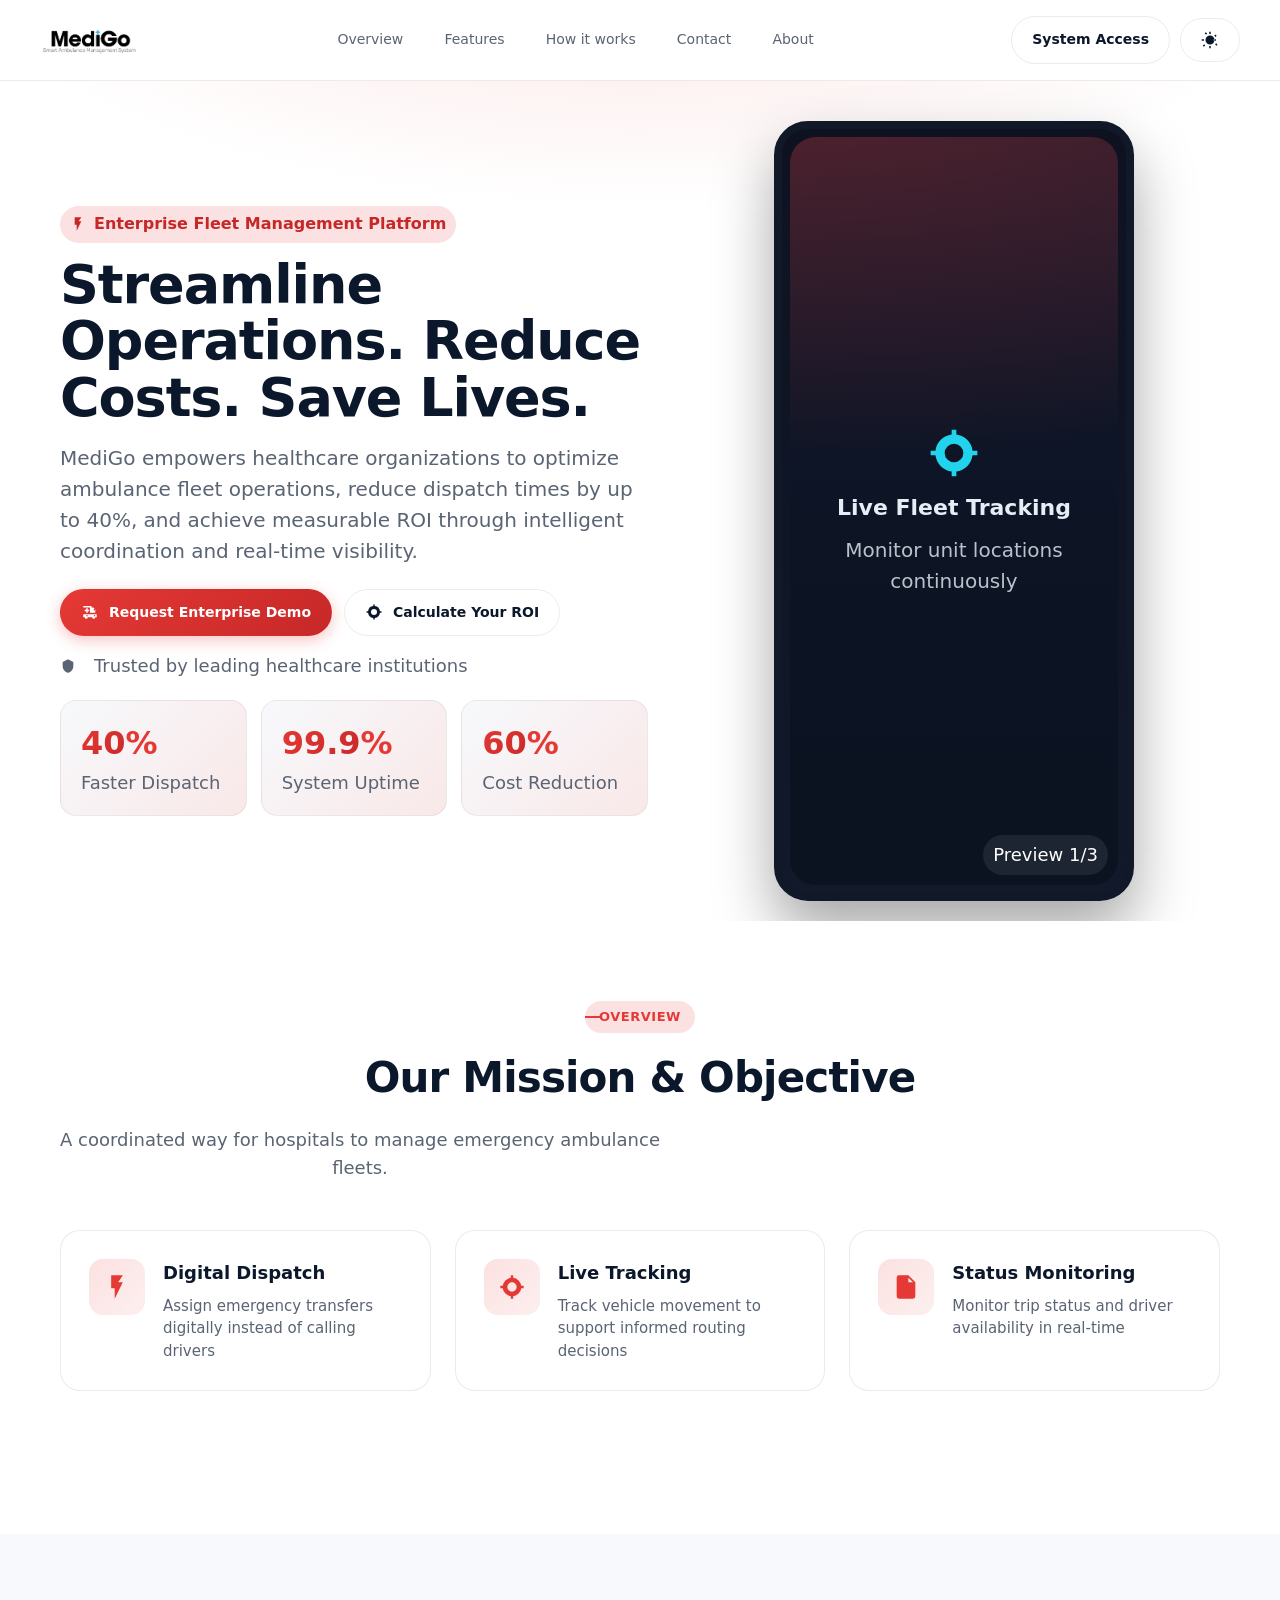
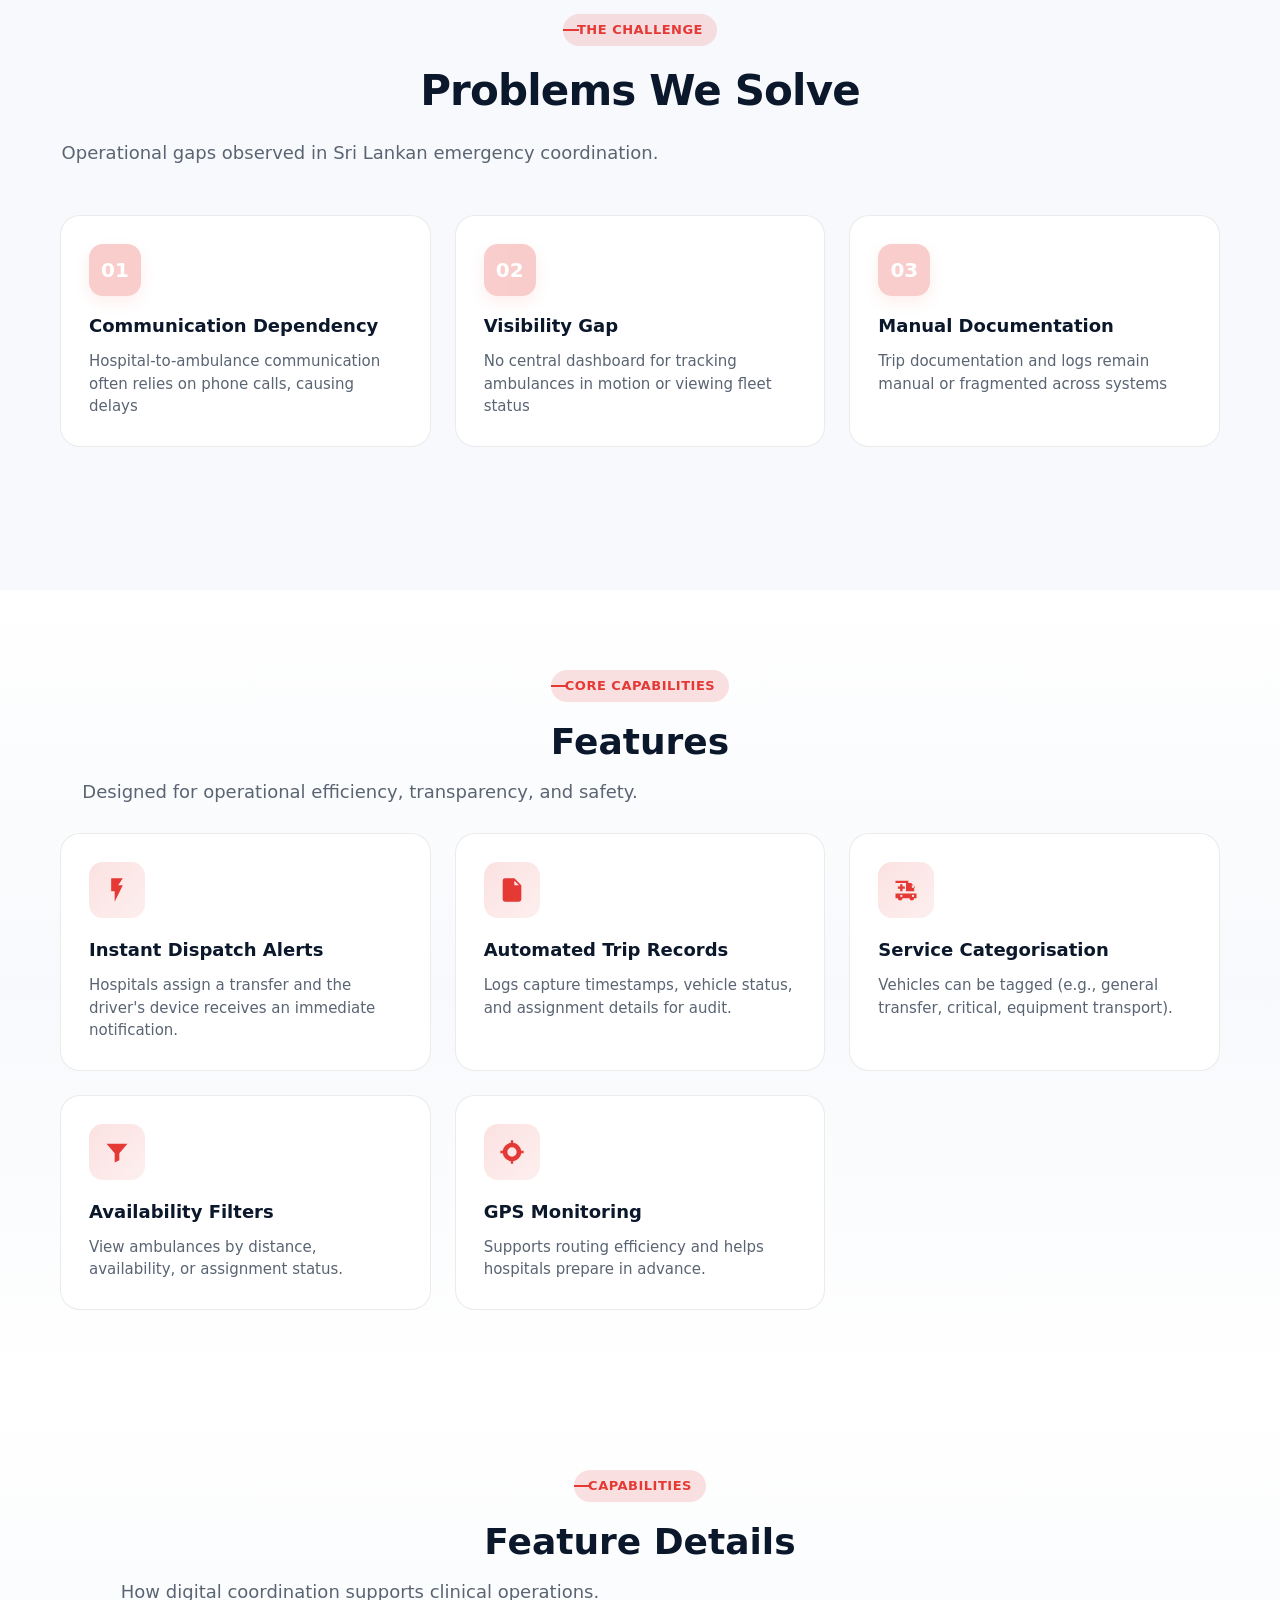
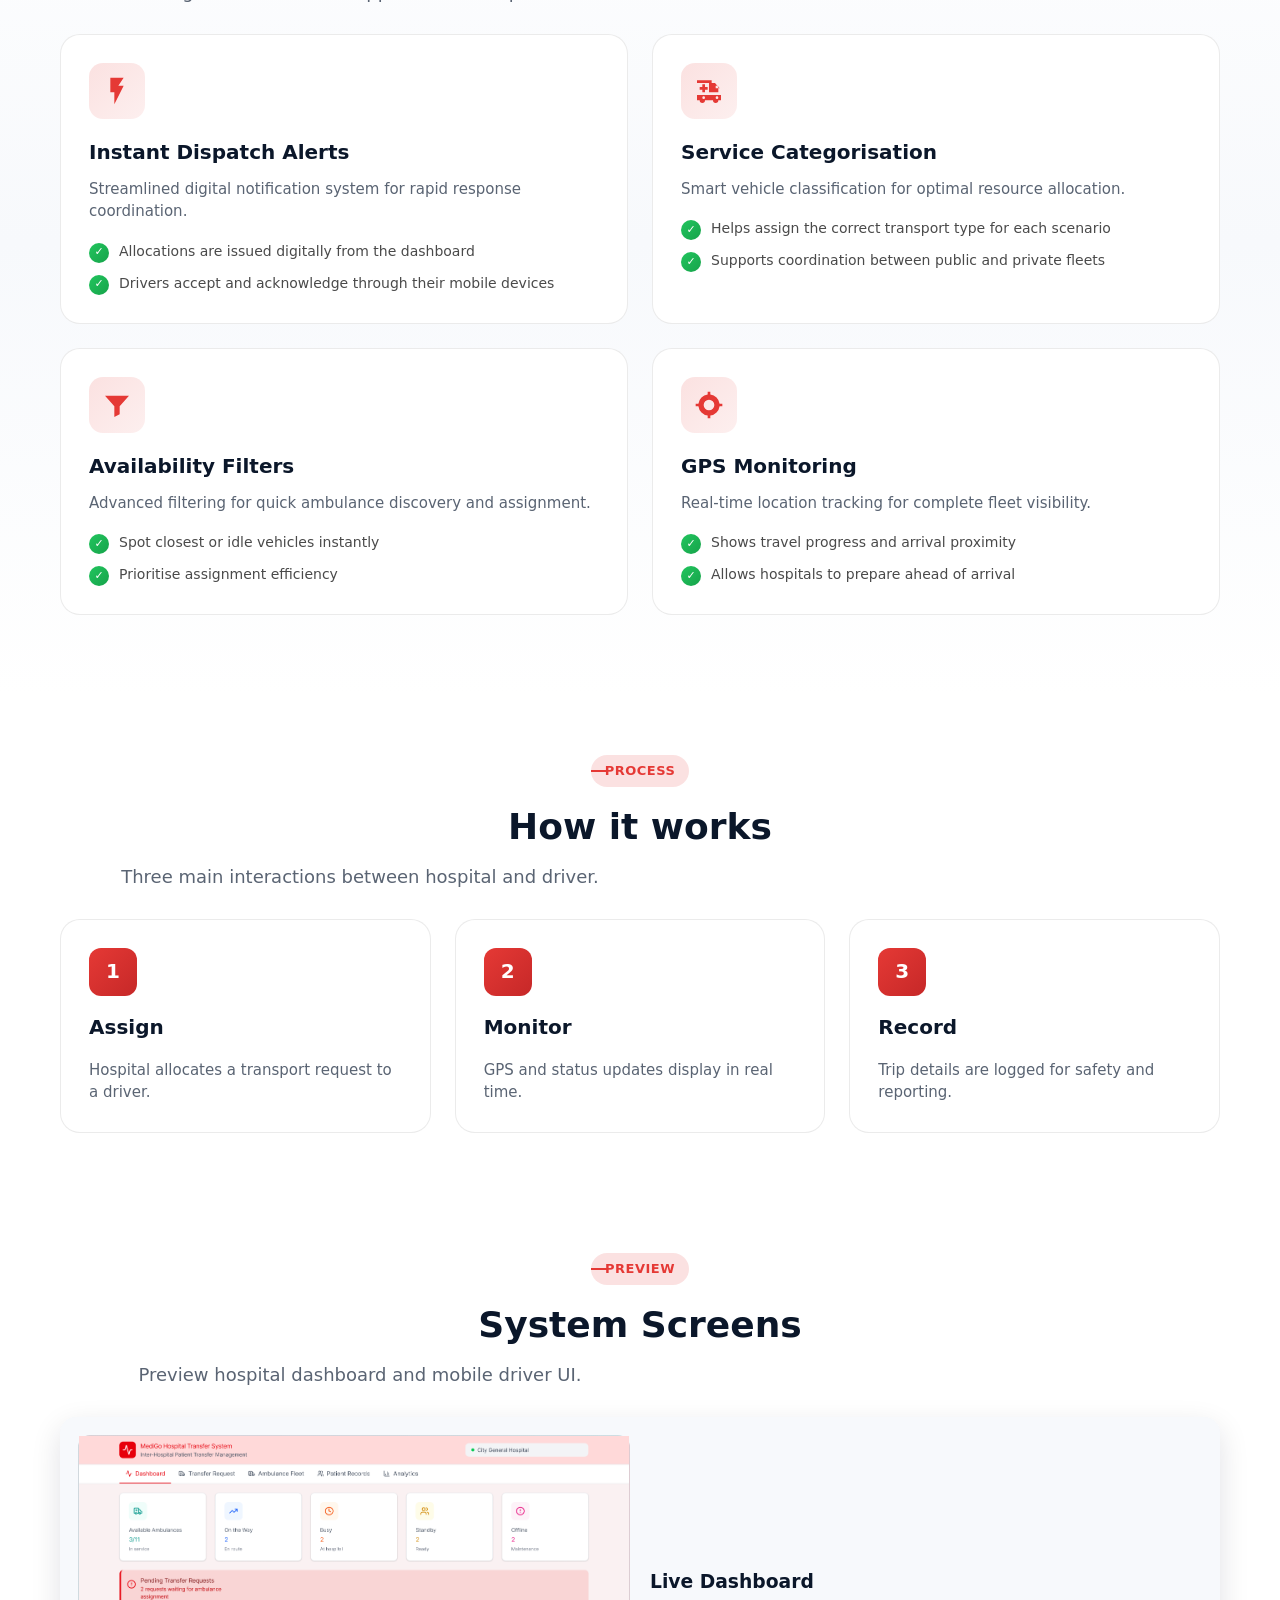
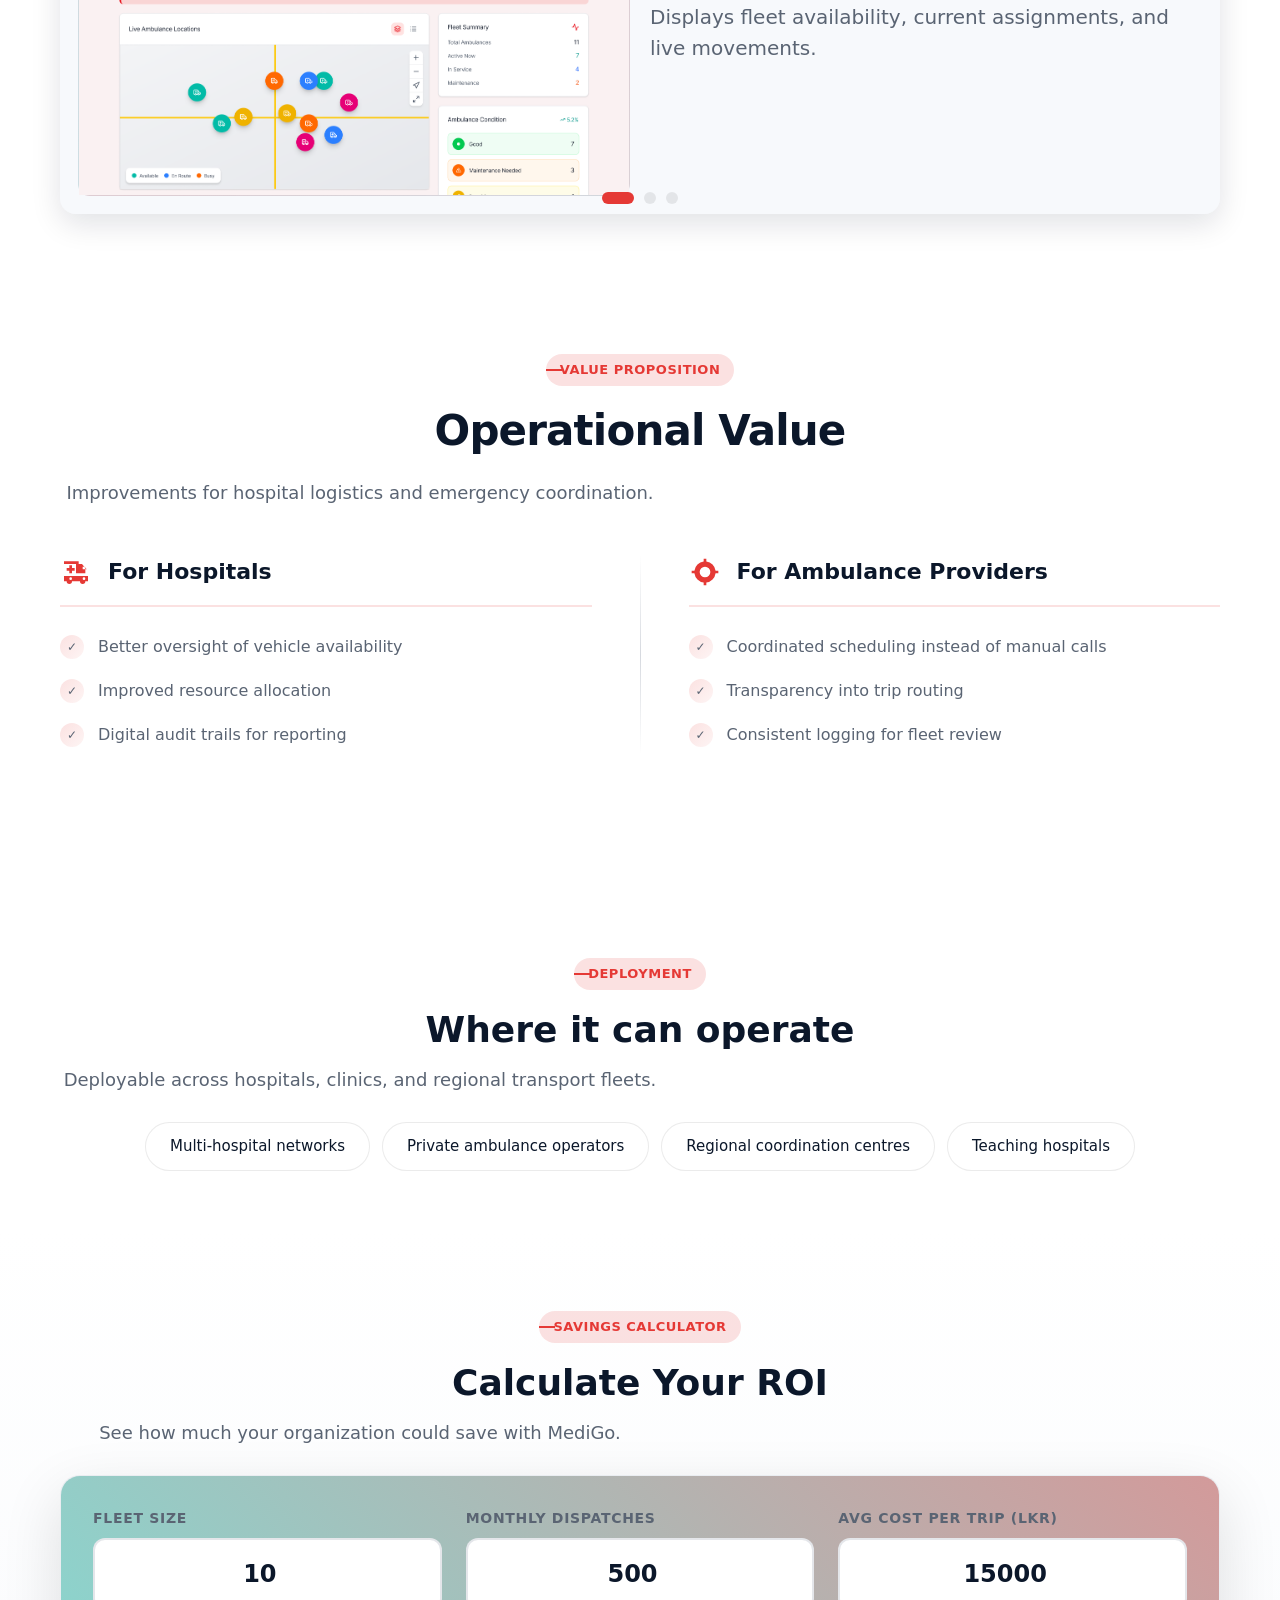
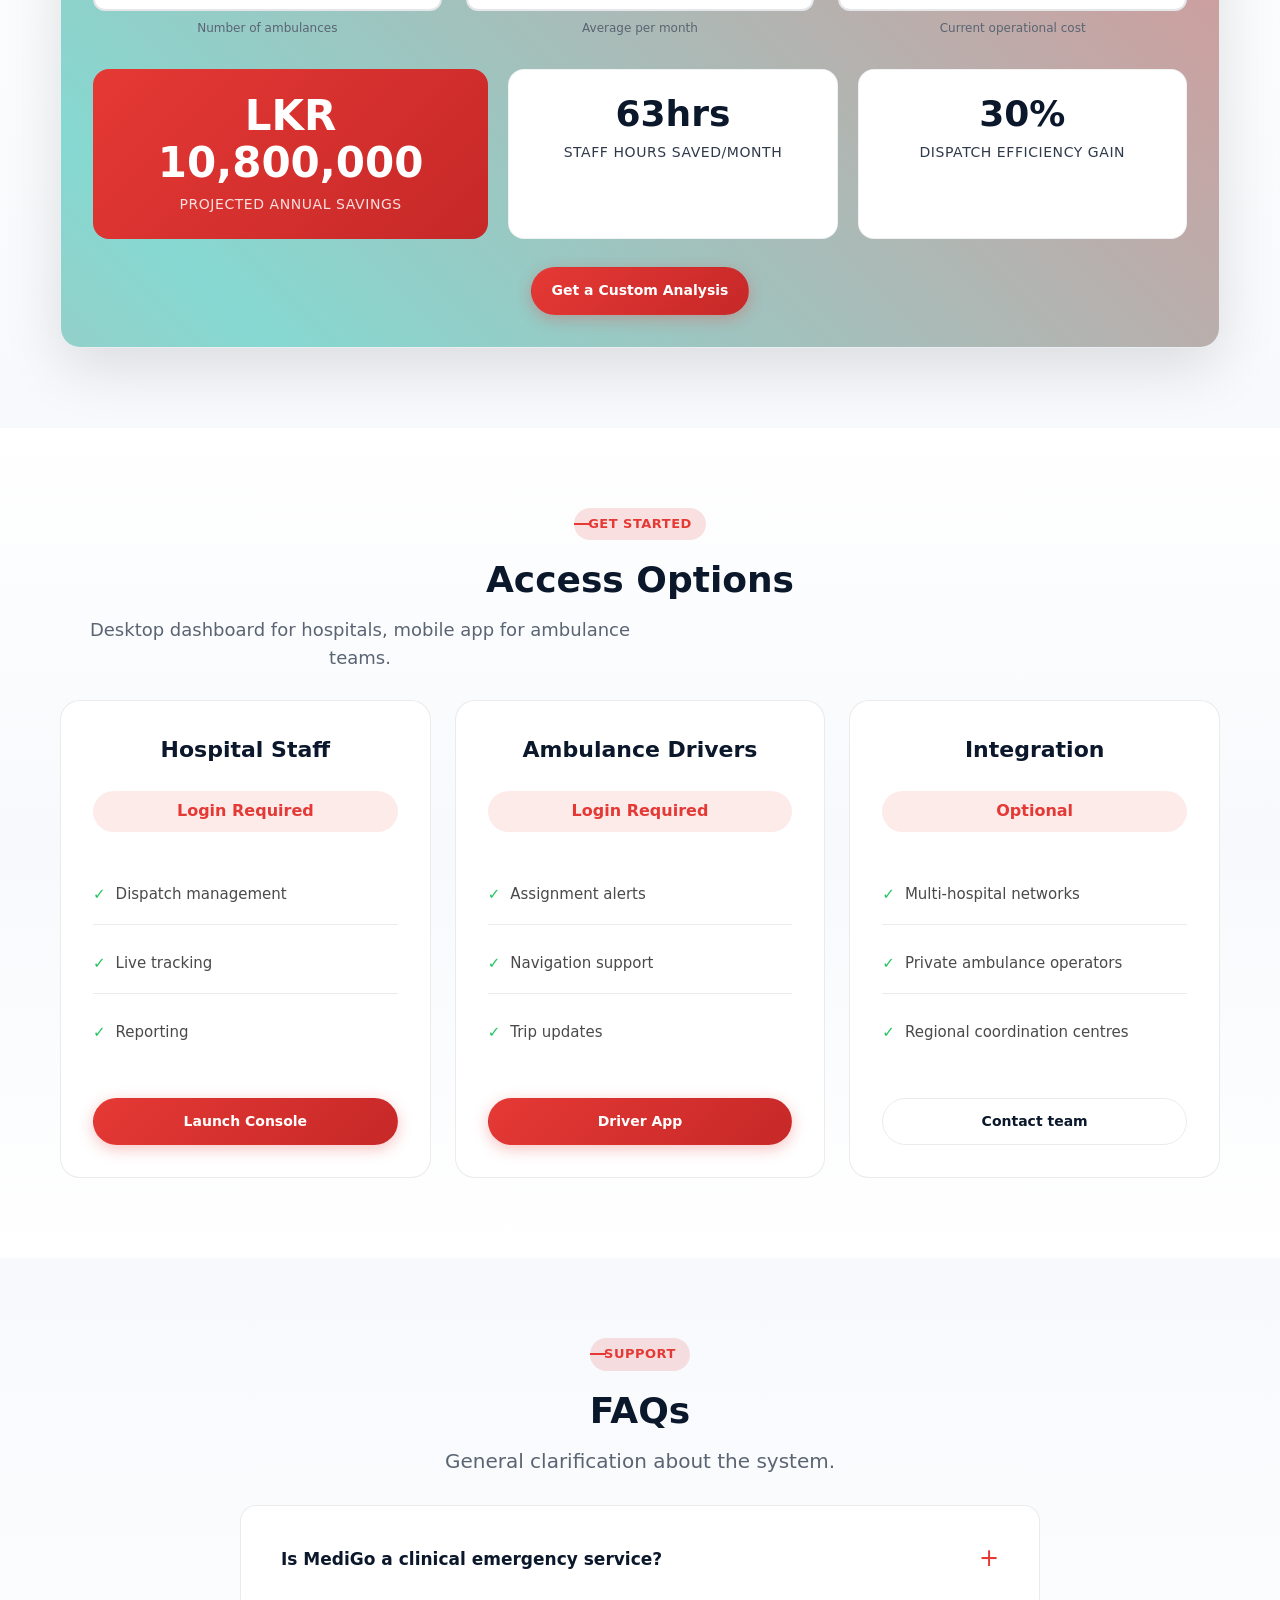
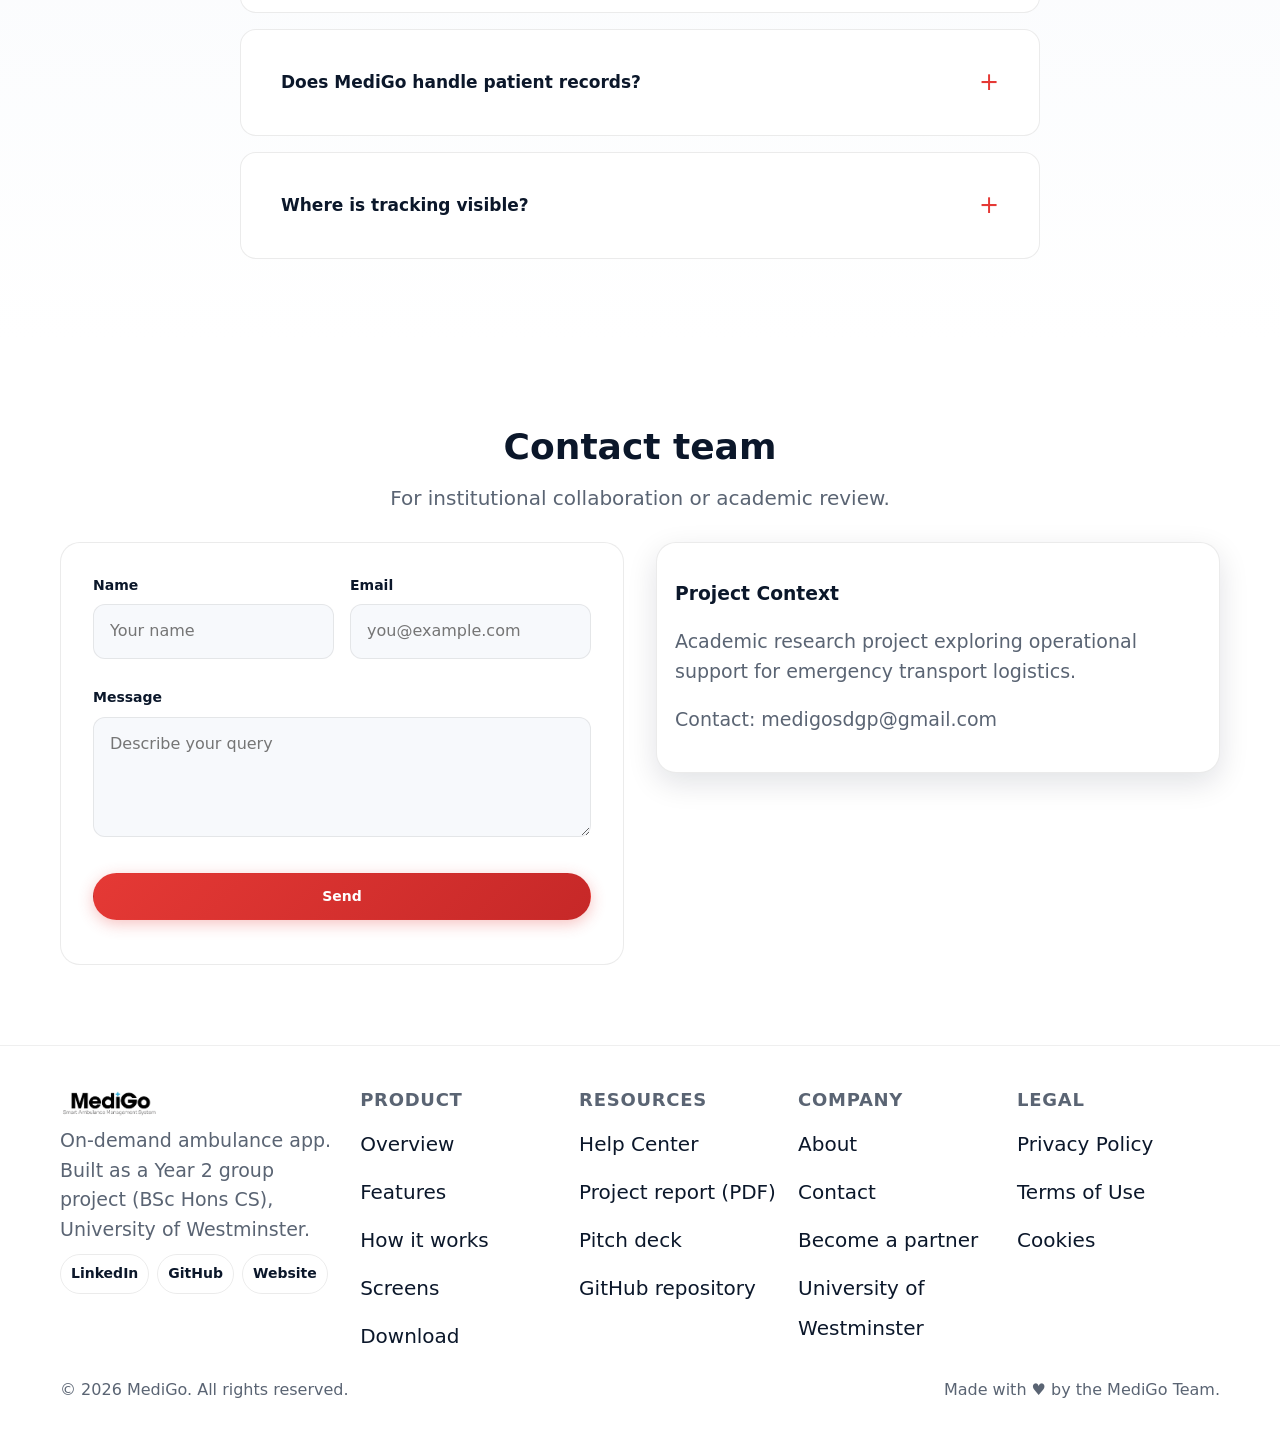
<file: index.html>
<!DOCTYPE html>
<html lang="en">

<head>
  <meta charset="utf-8" />
  <meta name="viewport" content="width=device-width, initial-scale=1" />
  <title>MediGo — Ambulance Dispatch & Monitoring System</title>
  <meta name="description"
    content="MediGo enables hospitals to assign ambulances, track drivers in real time, and coordinate emergency transport safely and efficiently." />
  <meta name="theme-color" content="#E53935" />
  <meta property="og:title" content="MediGo" />
  <meta property="og:description"
    content="A digital system for hospitals to track ambulances, assign emergency transfers, and monitor fleet activity ethically and securely." />
  <meta property="og:type" content="website" />
  <link rel="icon" href="./assets/images/ambulance-icon.png" />
  <link rel="stylesheet" href="style.css" />
  <script src="script.js" defer></script>
</head>

<body>
  <a href="#main" class="skip-link">Skip to content</a>

  <!-- SVG ICON SPRITE -->
  <svg class="svg-sprite" aria-hidden="true">
    <symbol id="i-ambulance" viewBox="0 0 24 24">
      <path fill="currentColor"
        d="M3 6h9v7h7V9l-2.5-3H14V4H3v2Zm14 2h1.5l1.5 2h-3V8ZM3 19h2a2 2 0 1 0 4 0h6a2 2 0 1 0 4 0h2v-4H3v4Zm6-2a1 1 0 1 1-2 0a1 1 0 0 1 2 0Zm10 0a1 1 0 1 1-2 0a1 1 0 0 1 2 0ZM7 7h2v2h2v2H9v2H7v-2H5V9h2V7Z" />
    </symbol>
    <symbol id="i-voice" viewBox="0 0 24 24">
      <path fill="currentColor"
        d="M12 14a3 3 0 0 0 3-3V7a3 3 0 0 0-6 0v4a3 3 0 0 0 3 3Zm5-3a5 5 0 0 1-10 0H5a7 7 0 0 0 14 0h-2Zm-5 7a7.002 7.002 0 0 1-6.93-6H3.07a9 9 0 0 0 17.86 0h-2.01A7.002 7.002 0 0 1 12 18Z" />
    </symbol>

    <symbol id="i-gps" viewBox="0 0 24 24">
      <path fill="currentColor"
        d="M11 2v2.062A8.001 8.001 0 0 0 4.062 11H2v2h2.062A8.001 8.001 0 0 0 11 19.938V22h2v-2.062A8.001 8.001 0 0 0 19.938 13H22v-2h-2.062A8.001 8.001 0 0 0 13 4.062V2h-2Zm1 6a4 4 0 1 1 0 8a4 4 0 0 1 0-8Z" />
    </symbol>
    <symbol id="i-bolt" viewBox="0 0 24 24">
      <path fill="currentColor" d="M7 2v11h3v9l7-14h-4l4-6H7Z" />
    </symbol>
    <symbol id="i-shield" viewBox="0 0 24 24">
      <path fill="currentColor" d="M12 2l8 4v6c0 5-3.6 9.7-8 10c-4.4-.3-8-5-8-10V6l8-4Z" />
    </symbol>
    <symbol id="i-bell" viewBox="0 0 24 24">
      <path fill="currentColor"
        d="M12 22a2 2 0 0 0 2-2H10a2 2 0 0 0 2 2Zm8-6V11c0-3.07-1.64-5.64-4.5-6.32V4a1.5 1.5 0 0 0-3 0v.68C9.64 5.36 8 7.92 8 11v5l-2 2v1h16v-1l-2-2Z" />
    </symbol>
    <symbol id="i-heart" viewBox="0 0 24 24">
      <path fill="currentColor"
        d="M12 21s-7.5-4.35-10-9c-1.6-2.9.2-6.5 3.6-7c2.2-.3 4 1 5 2c1-1 2.8-2.3 5-2c3.4.5 5.2 4.1 3.6 7c-2.5 4.65-10 9-10 9Z" />
    </symbol>
    <symbol id="i-globe" viewBox="0 0 24 24">
      <path fill="currentColor"
        d="M12 2a10 10 0 1 0 0 20a10 10 0 0 0 0-20Zm-1 2.1A8 8 0 0 0 4.1 11H7c.2-2.8 1.9-5.3 4-6.9V4.1ZM12 5c-1.9 1.3-3.3 3.9-3.5 7H15.5c-.2-3.1-1.6-5.7-3.5-7Zm-7.9 9A8 8 0 0 0 11 19.9V19c-2.1-1.6-3.8-4.1-4-7H4.1ZM12 19.9A8 8 0 0 0 19.9 14H17c-.2 2.9-1.9 5.4-4 6.9v.2ZM16.5 12H7.5c.2 3.1 1.6 5.7 3.5 7c1.9-1.3 3.3-3.9 3.5-7Z" />
    </symbol>
    <symbol id="i-star" viewBox="0 0 24 24">
      <path fill="currentColor" d="m12 2l2.9 6.3L22 9.2l-5 4.9l1.2 6.9L12 17.8L5.8 21l1.2-6.9L2 9.2l7.1-1L12 2Z" />
    </symbol>
    <symbol id="i-menu" viewBox="0 0 24 24">
      <path fill="currentColor" d="M3 6h18v2H3V6Zm0 5h18v2H3v-2Zm0 5h18v2H3v-2Z" />
    </symbol>
    <symbol id="i-arrow" viewBox="0 0 24 24">
      <path fill="currentColor" d="m9 6l6 6l-6 6V6Z" />
    </symbol>
    <symbol id="i-upload" viewBox="0 0 24 24">
      <path fill="currentColor" d="M12 3l4 4h-3v6h-2V7H8l4-4Zm-7 12h14v4H5v-4Z" />
    </symbol>
    <symbol id="i-file" viewBox="0 0 24 24">
      <path fill="currentColor" d="M14 2H6a2 2 0 0 0-2 2v16a2 2 0 0 0 2 2h12a2 2 0 0 0 2-2V8l-6-6Zm0 2l4 4h-4V4Z" />
    </symbol>
    <symbol id="i-filter" viewBox="0 0 24 24">
      <path fill="currentColor" d="M3 5h18l-7 8v6l-4 2v-8L3 5Z" />
    </symbol>
    <symbol id="i-mail" viewBox="0 0 24 24">
      <path fill="currentColor"
        d="M20 4H4a2 2 0 0 0-2 2v12a2 2 0 0 0 2 2h16a2 2 0 0 0 2-2V6a2 2 0 0 0-2-2Zm0 4l-8 5L4 8V6l8 5l8-5v2Z" />
    </symbol>
    <symbol id="i-linkedin" viewBox="0 0 24 24">
      <path fill="currentColor"
        d="M6.94 7.5A1.94 1.94 0 1 1 5 5.56A1.94 1.94 0 0 1 6.94 7.5ZM4.5 9h5v11h-5Zm7.5 0h4.8v1.5h.07a5.27 5.27 0 0 1 4.66-2.56c4.99 0 5.9 3.28 5.9 7.53V20h-5v-4.7c0-1.12-.02-2.56-1.56-2.56c-1.56 0-1.8 1.22-1.8 2.48V20h-5Z" />
    </symbol>
    <symbol id="i-github" viewBox="0 0 24 24">
      <path fill="currentColor"
        d="M12 2a10 10 0 0 0-3.16 19.49c.5.09.68-.22.68-.48v-1.69c-2.78.61-3.37-1.19-3.37-1.19c-.45-1.14-1.1-1.45-1.1-1.45c-.9-.62.07-.61.07-.61c1 .07 1.52 1.03 1.52 1.03c.89 1.52 2.34 1.08 2.91.83c.09-.65.35-1.08.63-1.33c-2.22-.25-4.55-1.11-4.55-4.95c0-1.09.39-1.98 1.03-2.68c-.1-.25-.45-1.27.1-2.65c0 0 .84-.27 2.75 1.02c.8-.22 1.65-.33 2.5-.33s1.7.11 2.5.33c1.9-1.3 2.74-1.02 2.74-1.02c.55 1.38.2 2.4.1 2.65c.64.7 1.03 1.59 1.03 2.68c0 3.85-2.34 4.7-4.57 4.95c.36.31.68.92.68 1.86v2.76c0 .27.18.58.69.48A10 10 0 0 0 12 2Z" />
    </symbol>
    <symbol id="i-sun" viewBox="0 0 24 24">
      <path fill="currentColor"
        d="M6.76 4.84L4.96 3.05l1.41-1.41l1.79 1.8L6.76 4.84ZM1 13h3v-2H1v2Zm10 10h2v-3h-2v3Zm9-10v-2h-3v2h3Zm-2.36-6.95l1.41-1.41l1.8 1.79l-1.41 1.41l-1.8-1.79ZM12 6a6 6 0 1 1 0 12a6 6 0 0 1 0-12Zm-1-5h2v3h-2V1ZM4.22 17.78l-1.8 1.79l1.41 1.41l1.79-1.8l-1.4-1.4ZM18.78 17.78l1.79 1.8l1.41-1.41l-1.8-1.79l-1.4 1.4Z" />
    </symbol>
    <symbol id="i-moon" viewBox="0 0 24 24">
      <path fill="currentColor" d="M21 12.79A9 9 0 1 1 11.21 3A7 7 0 0 0 21 12.79Z" />
    </symbol>
  </svg>
  <!-- SVG ICON SPRITE (unchanged) -->
  <!-- ... keep entire sprite exactly as-is ... -->

  <header>
    <a class="logo" href="#">
      <img id="header-logo-light" src="./assets/images/ambulance-logo1.png" alt="ambulance-logo"
        class="logo-img logo-light" />
      <img id="header-logo-dark" src="./assets/images/ambulance-logo2.png" alt="ambulance-logo"
        class="logo-img logo-dark" />
    </a>
    <nav id="nav" aria-label="Primary">
      <a href="#overview">Overview</a>
      <a href="#features">Features</a>
      <a href="#how">How it works</a>
      <a href="#contact">Contact</a>
      <a href="about.html">About</a>
    </nav>
    <div class="actions">
      <a class="btn btn-outline" href="#download">System Access</a>
      <button class="btn btn-outline theme-toggle" type="button">
        <svg width="18" height="18" class="sun">
          <use href="#i-sun" />
        </svg>
        <svg width="18" height="18" class="moon">
          <use href="#i-moon" />
        </svg>
      </button>
      <button id="menu-toggle" class="menu-toggle">
        <svg width="20" height="20">
          <use href="#i-menu" />
        </svg>
      </button>
    </div>
  </header>

  <main id="main">
    <!-- HERO -->
    <section class="hero">
      <div class="container">
        <div>
          <span class="eyebrow">
            <svg width="16" height="16">
              <use href="#i-bolt" />
            </svg>
            Enterprise Fleet Management Platform
          </span>
          <h1>Streamline Operations. Reduce Costs. Save Lives.</h1>
          <p>
            MediGo empowers healthcare organizations to optimize ambulance fleet operations,
            reduce dispatch times by up to 40%, and achieve measurable ROI through
            intelligent coordination and real-time visibility.
          </p>
          <div class="cta-row">
            <a class="btn btn-primary" href="#download">
              <svg width="18" height="18">
                <use href="#i-ambulance" />
              </svg>
              Request Enterprise Demo
            </a>
            <a class="btn btn-outline" href="#roi-calculator">
              <svg width="18" height="18">
                <use href="#i-gps" />
              </svg>
              Calculate Your ROI
            </a>
          </div>
          <div class="trust-row">
            <svg width="16" height="16">
              <use href="#i-shield" />
            </svg>
            Trusted by leading healthcare institutions
          </div>
          <div class="kpis">
            <div class="tile">
              <div class="num"><span class="counter" data-target="40">0</span>%</div>
              <div class="label">Faster Dispatch</div>
            </div>
            <div class="tile">
              <div class="num"><span class="counter" data-target="99.9" data-decimal="1">0</span>%</div>
              <div class="label">System Uptime</div>
            </div>
            <div class="tile">
              <div class="num"><span class="counter" data-target="60">0</span>%</div>
              <div class="label">Cost Reduction</div>
            </div>
          </div>
        </div>

        <div class="phone surface reveal">
          <div class="screen">
            <div class="slide active">
              <div class="slide-content">
                <svg width="56" height="56" class="icon-center c-cyan">
                  <use href="#i-gps" />
                </svg>
                <div class="slide-title">Live Fleet Tracking</div>
                <div class="slide-sub">
                  Monitor unit locations continuously
                </div>
              </div>
              <span class="badge">Preview 1/3</span>
            </div>
            <div class="slide">
              <div class="slide-content">
                <svg width="56" height="56" class="icon-center c-rose">
                  <use href="#i-bell" />
                </svg>
                <div class="slide-title">Dispatch Alerts</div>
                <div class="slide-sub">
                  Drivers receive organised task updates
                </div>
              </div>
              <span class="badge">Preview 2/3</span>
            </div>
            <div class="slide">
              <div class="slide-content">
                <svg width="56" height="56" class="icon-center c-green">
                  <use href="#i-shield" />
                </svg>
                <div class="slide-title">Ethical Access</div>
                <div class="slide-sub">
                  Usage restricted to authorised staff
                </div>
              </div>
              <span class="badge">Preview 3/3</span>
            </div>
          </div>
        </div>
      </div>
    </section>

    <!-- OVERVIEW -->
    <section id="overview" class="section-professional">
      <div class="container">
        <div class="section-head reveal">
          <span class="section-label">Overview</span>
          <h2>Our Mission & Objective</h2>
          <p class="section-subtitle">
            A coordinated way for hospitals to manage emergency ambulance fleets.
          </p>
        </div>
        <div class="value-grid reveal">
          <div class="value-item">
            <div class="value-icon">
              <svg width="28" height="28">
                <use href="#i-bolt" />
              </svg>
            </div>
            <div class="value-content">
              <h4>Digital Dispatch</h4>
              <p>Assign emergency transfers digitally instead of calling drivers</p>
            </div>
          </div>
          <div class="value-item">
            <div class="value-icon">
              <svg width="28" height="28">
                <use href="#i-gps" />
              </svg>
            </div>
            <div class="value-content">
              <h4>Live Tracking</h4>
              <p>Track vehicle movement to support informed routing decisions</p>
            </div>
          </div>
          <div class="value-item">
            <div class="value-icon">
              <svg width="28" height="28">
                <use href="#i-file" />
              </svg>
            </div>
            <div class="value-content">
              <h4>Status Monitoring</h4>
              <p>Monitor trip status and driver availability in real-time</p>
            </div>
          </div>
        </div>
      </div>
    </section>

    <!-- PROBLEMS -->
    <section id="problems" class="section-professional alt-bg">
      <div class="container">
        <div class="section-head reveal">
          <span class="section-label">The Challenge</span>
          <h2>Problems We Solve</h2>
          <p class="section-subtitle">
            Operational gaps observed in Sri Lankan emergency coordination.
          </p>
        </div>
        <div class="problem-grid reveal">
          <div class="problem-item">
            <span class="problem-number">01</span>
            <h4>Communication Dependency</h4>
            <p>Hospital-to-ambulance communication often relies on phone calls, causing delays</p>
          </div>
          <div class="problem-item">
            <span class="problem-number">02</span>
            <h4>Visibility Gap</h4>
            <p>No central dashboard for tracking ambulances in motion or viewing fleet status</p>
          </div>
          <div class="problem-item">
            <span class="problem-number">03</span>
            <h4>Manual Documentation</h4>
            <p>Trip documentation and logs remain manual or fragmented across systems</p>
          </div>
        </div>
      </div>
    </section>

    <!-- FEATURES -->
    <section id="features" class="features-section">
      <div class="container">
        <div class="section-head reveal">
          <span class="section-label">Core Capabilities</span>
          <h2>Features</h2>
          <p class="section-subtitle">
            Designed for operational efficiency, transparency, and safety.
          </p>
        </div>

        <div class="features-grid">
          <div class="feature-card reveal">
            <div class="feature-card-icon">
              <svg width="28" height="28">
                <use href="#i-bolt" />
              </svg>
            </div>
            <h3>Instant Dispatch Alerts</h3>
            <p>Hospitals assign a transfer and the driver's device receives an immediate notification.</p>
          </div>

          <div class="feature-card reveal">
            <div class="feature-card-icon">
              <svg width="28" height="28">
                <use href="#i-file" />
              </svg>
            </div>
            <h3>Automated Trip Records</h3>
            <p>Logs capture timestamps, vehicle status, and assignment details for audit.</p>
          </div>

          <div class="feature-card reveal">
            <div class="feature-card-icon">
              <svg width="28" height="28">
                <use href="#i-ambulance" />
              </svg>
            </div>
            <h3>Service Categorisation</h3>
            <p>Vehicles can be tagged (e.g., general transfer, critical, equipment transport).</p>
          </div>

          <div class="feature-card reveal">
            <div class="feature-card-icon">
              <svg width="28" height="28">
                <use href="#i-filter" />
              </svg>
            </div>
            <h3>Availability Filters</h3>
            <p>View ambulances by distance, availability, or assignment status.</p>
          </div>

          <div class="feature-card reveal">
            <div class="feature-card-icon">
              <svg width="28" height="28">
                <use href="#i-gps" />
              </svg>
            </div>
            <h3>GPS Monitoring</h3>
            <p>Supports routing efficiency and helps hospitals prepare in advance.</p>
          </div>
        </div>
      </div>
    </section>

    <!-- FEATURE DETAILS -->
    <section id="details" class="feature-details-section">
      <div class="container">
        <div class="section-head reveal">
          <span class="section-label">Capabilities</span>
          <h2>Feature Details</h2>
          <p class="section-subtitle">How digital coordination supports clinical operations.</p>
        </div>
        <div class="feature-details-grid">
          <div class="feature-detail-card reveal">
            <div class="feature-detail-icon">
              <svg width="32" height="32">
                <use href="#i-bolt" />
              </svg>
            </div>
            <h3>Instant Dispatch Alerts</h3>
            <p class="feature-detail-desc">Streamlined digital notification system for rapid response coordination.</p>
            <ul class="feature-detail-list">
              <li>
                <span class="check-icon">✓</span>
                Allocations are issued digitally from the dashboard
              </li>
              <li>
                <span class="check-icon">✓</span>
                Drivers accept and acknowledge through their mobile devices
              </li>
            </ul>
          </div>

          <div class="feature-detail-card reveal">
            <div class="feature-detail-icon">
              <svg width="32" height="32">
                <use href="#i-ambulance" />
              </svg>
            </div>
            <h3>Service Categorisation</h3>
            <p class="feature-detail-desc">Smart vehicle classification for optimal resource allocation.</p>
            <ul class="feature-detail-list">
              <li>
                <span class="check-icon">✓</span>
                Helps assign the correct transport type for each scenario
              </li>
              <li>
                <span class="check-icon">✓</span>
                Supports coordination between public and private fleets
              </li>
            </ul>
          </div>

          <div class="feature-detail-card reveal">
            <div class="feature-detail-icon">
              <svg width="32" height="32">
                <use href="#i-filter" />
              </svg>
            </div>
            <h3>Availability Filters</h3>
            <p class="feature-detail-desc">Advanced filtering for quick ambulance discovery and assignment.</p>
            <ul class="feature-detail-list">
              <li>
                <span class="check-icon">✓</span>
                Spot closest or idle vehicles instantly
              </li>
              <li>
                <span class="check-icon">✓</span>
                Prioritise assignment efficiency
              </li>
            </ul>
          </div>

          <div class="feature-detail-card reveal">
            <div class="feature-detail-icon">
              <svg width="32" height="32">
                <use href="#i-gps" />
              </svg>
            </div>
            <h3>GPS Monitoring</h3>
            <p class="feature-detail-desc">Real-time location tracking for complete fleet visibility.</p>
            <ul class="feature-detail-list">
              <li>
                <span class="check-icon">✓</span>
                Shows travel progress and arrival proximity
              </li>
              <li>
                <span class="check-icon">✓</span>
                Allows hospitals to prepare ahead of arrival
              </li>
            </ul>
          </div>
        </div>
      </div>
    </section>

    <!-- HOW IT WORKS -->
    <section id="how" class="how-section">
      <div class="container">
        <div class="section-head reveal">
          <span class="section-label">Process</span>
          <h2>How it works</h2>
          <p class="section-subtitle">Three main interactions between hospital and driver.</p>
        </div>
        <div class="steps">
          <div class="step reveal">
            <div class="num">1</div>
            <h3>Assign</h3>
            <p>Hospital allocates a transport request to a driver.</p>
          </div>
          <div class="step reveal">
            <div class="num">2</div>
            <h3>Monitor</h3>
            <p>GPS and status updates display in real time.</p>
          </div>
          <div class="step reveal">
            <div class="num">3</div>
            <h3>Record</h3>
            <p>Trip details are logged for safety and reporting.</p>
          </div>
        </div>
      </div>
    </section>

    <!-- SCREENS -->
    <section id="screens" class="screens-section">
      <div class="container">
        <div class="section-head reveal">
          <span class="section-label">Preview</span>
          <h2>System Screens</h2>
          <p class="section-subtitle">Preview hospital dashboard and mobile driver UI.</p>
        </div>

        <div class="slider surface reveal" data-slider="screens">
          <div class="slider-track">
            <article class="slide-card">
              <div class="img">
                <img src="./assets/images/dashboard.png" alt="Live Dashboard Screen" />
              </div>
              <div>
                <h3>Live Dashboard</h3>
                <p>
                  Displays fleet availability, current assignments, and live
                  movements.
                </p>
              </div>
            </article>
            <article class="slide-card">
              <div class="img">
                <img src="./assets/images/dispatch-console.png" alt="Dispatch Console Screen" />
              </div>
              <div>
                <h3>Dispatch Console</h3>
                <p>Assign tasks digitally and notify drivers instantly.</p>
              </div>
            </article>
            <article class="slide-card">
              <div class="img">
                <img src="./assets/images/mobile-app.png" alt="Driver Mobile App Screen" />
              </div>
              <div>
                <h3>Driver Mobile App</h3>
                <p>
                  Drivers receive assignments, navigation support, and log
                  completion.
                </p>
              </div>
            </article>
          </div>
          <div class="slider-arrows">
            <button class="arrow" data-prev aria-label="Previous slide">
              <svg width="18" height="18">
                <use href="#i-arrow" />
              </svg>
            </button>
            <button class="arrow flip" data-next aria-label="Next slide">
              <svg width="18" height="18">
                <use href="#i-arrow" />
              </svg>
            </button>
          </div>
          <div class="slider-nav" aria-label="Slide navigation"></div>
        </div>
      </div>
    </section>

    <!-- BENEFITS -->
    <section id="benefits" class="section-professional">
      <div class="container">
        <div class="section-head reveal">
          <span class="section-label">Value Proposition</span>
          <h2>Operational Value</h2>
          <p class="section-subtitle">
            Improvements for hospital logistics and emergency coordination.
          </p>
        </div>
        <div class="benefits-grid reveal">
          <div class="benefit-column">
            <div class="benefit-header">
              <svg width="32" height="32">
                <use href="#i-ambulance" />
              </svg>
              <h3>For Hospitals</h3>
            </div>
            <ul class="benefit-list">
              <li>
                <span class="benefit-icon">✓</span>
                <span>Better oversight of vehicle availability</span>
              </li>
              <li>
                <span class="benefit-icon">✓</span>
                <span>Improved resource allocation</span>
              </li>
              <li>
                <span class="benefit-icon">✓</span>
                <span>Digital audit trails for reporting</span>
              </li>
            </ul>
          </div>
          <div class="benefit-divider"></div>
          <div class="benefit-column">
            <div class="benefit-header">
              <svg width="32" height="32">
                <use href="#i-gps" />
              </svg>
              <h3>For Ambulance Providers</h3>
            </div>
            <ul class="benefit-list">
              <li>
                <span class="benefit-icon">✓</span>
                <span>Coordinated scheduling instead of manual calls</span>
              </li>
              <li>
                <span class="benefit-icon">✓</span>
                <span>Transparency into trip routing</span>
              </li>
              <li>
                <span class="benefit-icon">✓</span>
                <span>Consistent logging for fleet review</span>
              </li>
            </ul>
          </div>
        </div>
      </div>
    </section>


    <!-- COVERAGE -->
    <section id="coverage" class="coverage-section">
      <div class="container">
        <div class="section-head reveal">
          <span class="section-label">Deployment</span>
          <h2>Where it can operate</h2>
          <p class="section-subtitle">Deployable across hospitals, clinics, and regional transport fleets.</p>
        </div>
        <div class="chips reveal">
          <span class="chip">Multi-hospital networks</span>
          <span class="chip">Private ambulance operators</span>
          <span class="chip">Regional coordination centres</span>
          <span class="chip">Teaching hospitals</span>
        </div>
      </div>
    </section>

    <!-- ROI CALCULATOR -->
    <section id="roi-calculator" class="roi-section">
      <div class="container">
        <div class="section-head reveal">
          <span class="section-label">Savings Calculator</span>
          <h2>Calculate Your ROI</h2>
          <p class="section-subtitle">See how much your organization could save with MediGo.</p>
        </div>
        <div class="roi-calculator reveal">
          <div class="roi-inputs">
            <div class="roi-input-group">
              <label for="fleet-size">Fleet Size</label>
              <input type="number" id="fleet-size" value="10" min="1" max="500" />
              <span class="input-hint">Number of ambulances</span>
            </div>
            <div class="roi-input-group">
              <label for="monthly-dispatches">Monthly Dispatches</label>
              <input type="number" id="monthly-dispatches" value="500" min="10" max="10000" />
              <span class="input-hint">Average per month</span>
            </div>
            <div class="roi-input-group">
              <label for="avg-trip-cost">Avg Cost per Trip (LKR)</label>
              <input type="number" id="avg-trip-cost" value="15000" min="1000" max="100000" />
              <span class="input-hint">Current operational cost</span>
            </div>
          </div>
          <div class="roi-results">
            <div class="roi-result-card highlight">
              <div class="roi-value">LKR <span id="annual-savings">0</span></div>
              <div class="roi-label">Projected Annual Savings</div>
            </div>
            <div class="roi-result-card">
              <div class="roi-value"><span id="time-saved">0</span>hrs</div>
              <div class="roi-label">Staff Hours Saved/Month</div>
            </div>
            <div class="roi-result-card">
              <div class="roi-value"><span id="efficiency-gain">0</span>%</div>
              <div class="roi-label">Dispatch Efficiency Gain</div>
            </div>
          </div>
          <div class="roi-cta">
            <a class="btn btn-primary" href="#contact">Get a Custom Analysis</a>
          </div>
        </div>
      </div>
    </section>
    <!-- ACCESS -->
    <section id="download" class="access-section">
      <div class="container">
        <div class="section-head reveal">
          <span class="section-label">Get Started</span>
          <h2>Access Options</h2>
          <p class="section-subtitle">Desktop dashboard for hospitals, mobile app for ambulance teams.</p>
        </div>
        <div class="pricing">
          <div class="plan reveal">
            <h3>Hospital Staff</h3>
            <div class="price">Login Required</div>
            <ul>
              <li>Dispatch management</li>
              <li>Live tracking</li>
              <li>Reporting</li>
            </ul>
            <a class="btn btn-primary" href="https://medigoadmin.pages.dev/">Launch Console</a>
          </div>
          <div class="plan reveal">
            <h3>Ambulance Drivers</h3>
            <div class="price">Login Required</div>
            <ul>
              <li>Assignment alerts</li>
              <li>Navigation support</li>
              <li>Trip updates</li>
            </ul>
            <a class="btn btn-primary" href="driver-app.html">Driver App</a>
          </div>
          <div class="plan reveal">
            <h3>Integration</h3>
            <div class="price">Optional</div>
            <ul>
              <li>Multi-hospital networks</li>
              <li>Private ambulance operators</li>
              <li>Regional coordination centres</li>
            </ul>
            <a class="btn btn-outline" href="#contact">Contact team</a>
          </div>
        </div>
      </div>
    </section>

    <!-- FAQ -->
    <section id="faq" class="faq-section">
      <div class="container">
        <div class="section-head reveal">
          <span class="section-label">Support</span>
          <h2>FAQs</h2>
          <p>General clarification about the system.</p>
        </div>
        <div class="faq">
          <details class="reveal">
            <summary>Is MediGo a clinical emergency service?</summary>
            <div class="note">
              No, MediGo is a coordination and tracking system. Clinical
              emergencies must still be escalated through appropriate
              emergency channels.
            </div>
          </details>
          <details class="reveal">
            <summary>Does MediGo handle patient records?</summary>
            <div class="note">
              No, the system does not store clinical patient information.
            </div>
          </details>
          <details class="reveal">
            <summary>Where is tracking visible?</summary>
            <div class="note">
              Only authorised hospital staff assigned to fleet coordination
              can view location data.
            </div>
          </details>
        </div>
      </div>
    </section>

    <!-- CONTACT -->
    <section id="contact">
      <div class="container">
        <div class="section-head reveal">
          <h2>Contact team</h2>
          <p>For institutional collaboration or academic review.</p>
        </div>
        <div class="contact">
          <form class="form" id="contactForm" novalidate>
            <div class="row">
              <div>
                <label for="name">Name</label>
                <input id="name" name="name" required placeholder="Your name" />
              </div>
              <div>
                <label for="email">Email</label>
                <input id="email" name="email" type="email" required placeholder="you@example.com" />
              </div>
            </div>
            <div>
              <label for="message">Message</label>
              <textarea id="message" name="message" required placeholder="Describe your query"></textarea>
            </div>
            <button class="btn btn-primary" type="submit">Send</button>
            <div id="formMsg" class="note"></div>
          </form>

          <div class="surface pad-18">
            <h3>Project Context</h3>
            <p class="note">
              Academic research project exploring operational support for
              emergency transport logistics.
            </p>
            <p class="note">Contact: medigosdgp@gmail.com</p>
          </div>
        </div>
      </div>
    </section>
  </main>

  <footer>
    <div class="container">
      <div class="footer-grid">
        <!-- Brand + emergency -->
        <div class="footer-brand">
          <div class="brand-row">
            <img id="footer-logo-light" src="./assets/images/ambulance-logo1.png" alt="ambulance-logo"
              class="logo-img logo-light" />
            <img id="footer-logo-dark" src="./assets/images/ambulance-logo2.png" alt="ambulance-logo"
              class="logo-img logo-dark" />
          </div>
          <p class="note">
            On‑demand ambulance app. Built as a Year 2 group project (BSc Hons
            CS), University of Westminster.
          </p>
          <div class="footer-social">
            <a class="btn btn-outline sm" href="#" target="_blank" rel="noopener">LinkedIn</a>
            <a class="btn btn-outline sm" href="https://github.com/SDGP-03/MediGo" target="_blank"
              rel="noopener">GitHub</a>
            <a class="btn btn-outline sm" href="#" target="_blank" rel="noopener">Website</a>
          </div>
        </div>

        <!-- Product -->
        <div class="footer-col">
          <h4>Product</h4>
          <ul class="footer-links">
            <li><a href="index.html#overview">Overview</a></li>
            <li><a href="index.html#features">Features</a></li>
            <li><a href="index.html#how">How it works</a></li>
            <li><a href="index.html#screens">Screens</a></li>
            <li><a href="index.html#download">Download</a></li>
          </ul>
        </div>

        <!-- Resources -->
        <div class="footer-col">
          <h4>Resources</h4>
          <ul class="footer-links">
            <li><a href="index.html#faq">Help Center</a></li>
            <li>
              <a href="#" target="_blank" rel="noopener">Project report (PDF)</a>
            </li>
            <li><a href="#" target="_blank" rel="noopener">Pitch deck</a></li>
            <li>
              <a href="#" target="_blank" rel="noopener">GitHub repository</a>
            </li>
          </ul>
        </div>

        <!-- Company -->
        <div class="footer-col">
          <h4>Company</h4>
          <ul class="footer-links">
            <li><a href="about.html">About</a></li>
            <li><a href="index.html#contact">Contact</a></li>
            <li><a href="index.html#contact">Become a partner</a></li>
            <li>
              <a href="https://www.westminster.ac.uk/" target="_blank" rel="noopener">University of Westminster</a>
            </li>
          </ul>
        </div>

        <!-- Legal -->
        <div class="footer-col">
          <h4>Legal</h4>
          <ul class="footer-links">
            <li>
              <a href="#" target="_blank" rel="noopener">Privacy Policy</a>
            </li>
            <li>
              <a href="#" target="_blank" rel="noopener">Terms of Use</a>
            </li>
            <li><a href="#" target="_blank" rel="noopener">Cookies</a></li>
          </ul>
        </div>
      </div>

      <div class="footer-bottom">
        <div>© <span id="year"></span> MediGo. All rights reserved.</div>
        <div>Made with ♥ by the MediGo Team.</div>
      </div>
    </div>
  </footer>

  <button class="to-top">
    <svg width="18" height="18" class="flip">
      <use href="#i-arrow" />
    </svg>
  </button>
</body>

</html>
</file>
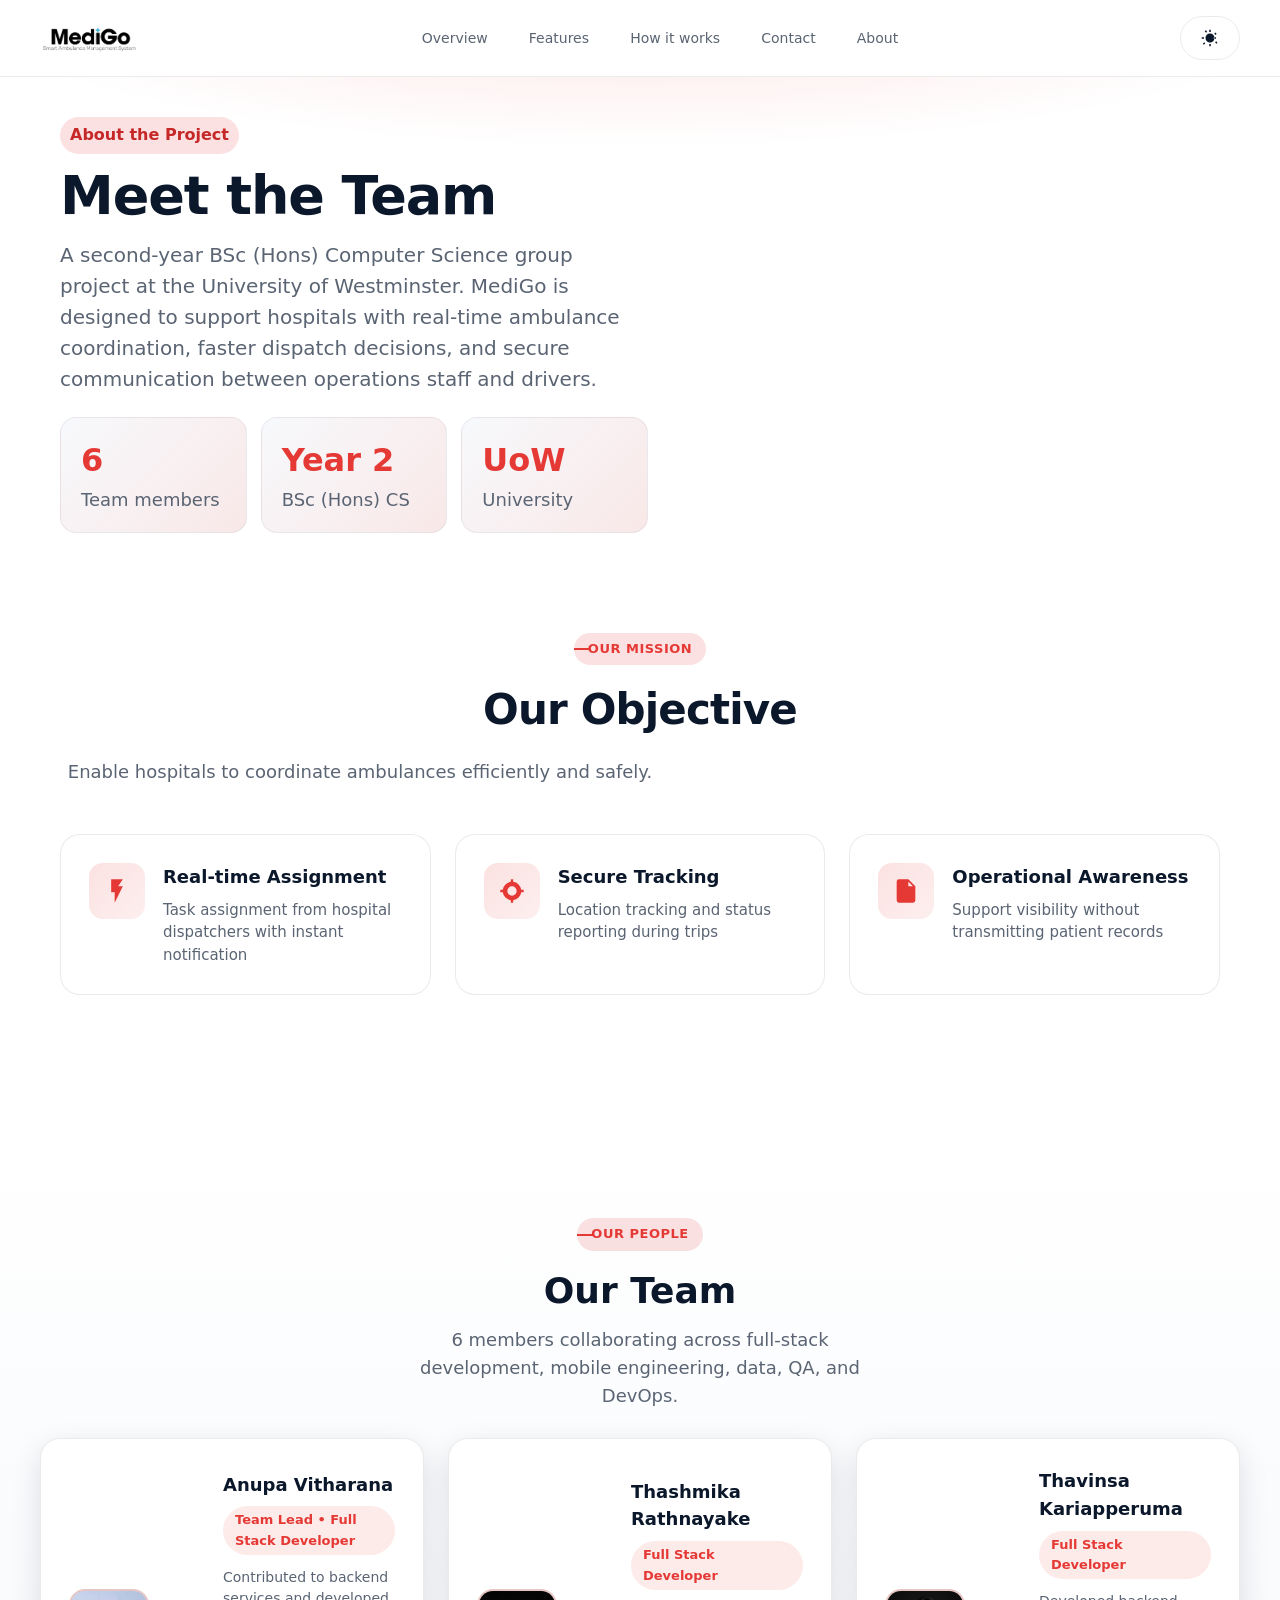
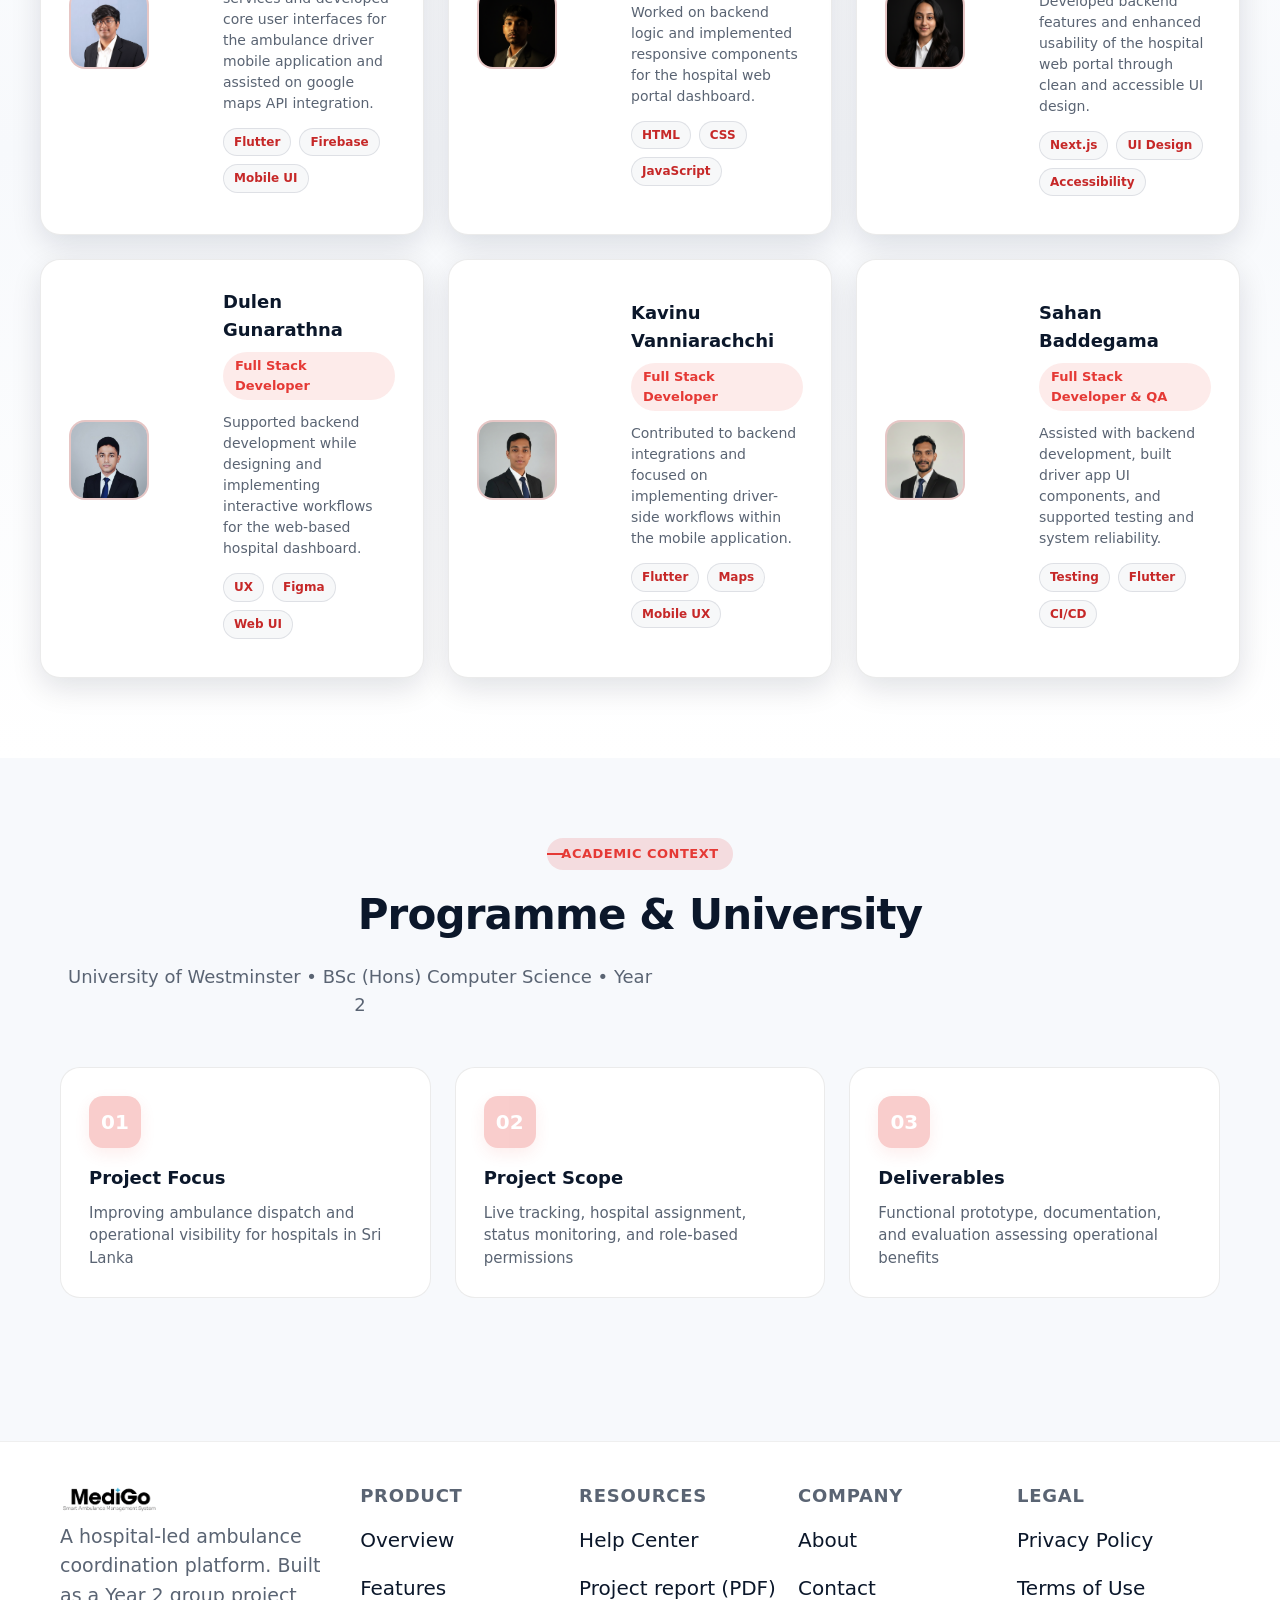
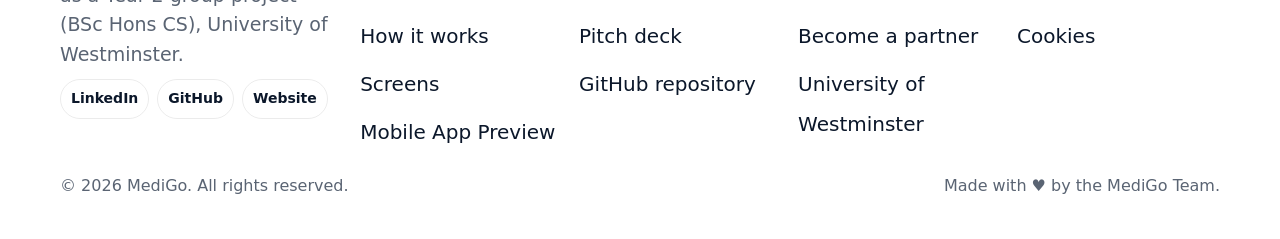
<file: about.html>
<!DOCTYPE html>
<html lang="en">

<head>
  <meta charset="utf-8" />
  <meta name="viewport" content="width=device-width, initial-scale=1" />
  <title>About Us - MediGo</title>
  <meta name="description"
    content="Meet the team behind MediGo — a hospital–ambulance coordination platform developed as a second-year BSc (Hons) Computer Science group project at the University of Westminster." />
  <link rel="icon" href="./assets/images/ambulance-icon.png" />
  <link rel="stylesheet" href="style.css" />
  <script src="script.js" defer></script>
</head>

<body>
  <a href="#main" class="skip-link">Skip to content</a>

  <!-- SVG SPRITE -->
  <svg class="svg-sprite" aria-hidden="true">
    <symbol id="i-ambulance" viewBox="0 0 24 24">
      <path fill="currentColor"
        d="M3 6h9v7h7V9l-2.5-3H14V4H3v2Zm14 2h1.5l1.5 2h-3V8ZM3 19h2a2 2 0 1 0 4 0h6a2 2 0 1 0 4 0h2v-4H3v4Zm6-2a1 1 0 1 1-2 0a1 1 0 0 1 2 0Zm10 0a1 1 0 1 1-2 0a1 1 0 0 1 2 0ZM7 7h2v2h2v2H9v2H7v-2H5V9h2V7Z" />
    </symbol>
    <symbol id="i-bolt" viewBox="0 0 24 24">
      <path fill="currentColor" d="M7 2v11h3v9l7-14h-4l4-6H7Z" />
    </symbol>
    <symbol id="i-gps" viewBox="0 0 24 24">
      <path fill="currentColor"
        d="M11 2v2.062A8.001 8.001 0 0 0 4.062 11H2v2h2.062A8.001 8.001 0 0 0 11 19.938V22h2v-2.062A8.001 8.001 0 0 0 19.938 13H22v-2h-2.062A8.001 8.001 0 0 0 13 4.062V2h-2Zm1 6a4 4 0 1 1 0 8a4 4 0 0 1 0-8Z" />
    </symbol>
    <symbol id="i-shield" viewBox="0 0 24 24">
      <path fill="currentColor" d="M12 2l8 4v6c0 5-3.6 9.7-8 10c-4.4-.3-8-5-8-10V6l8-4Z" />
    </symbol>
    <symbol id="i-file" viewBox="0 0 24 24">
      <path fill="currentColor" d="M14 2H6a2 2 0 0 0-2 2v16a2 2 0 0 0 2 2h12a2 2 0 0 0 2-2V8l-6-6Zm0 2l4 4h-4V4Z" />
    </symbol>
    <symbol id="i-menu" viewBox="0 0 24 24">
      <path fill="currentColor" d="M3 6h18v2H3V6Zm0 5h18v2H3v-2Zm0 5h18v2H3v-2Z" />
    </symbol>
    <symbol id="i-arrow" viewBox="0 0 24 24">
      <path fill="currentColor" d="m9 6l6 6l-6 6V6Z" />
    </symbol>
    <symbol id="i-mail" viewBox="0 0 24 24">
      <path fill="currentColor"
        d="M20 4H4a2 2 0 0 0-2 2v12a2 2 0 0 0 2 2h16a2 2 0 0 0 2-2V6a2 2 0 0 0-2-2Zm0 4l-8 5L4 8V6l8 5l8-5v2Z" />
    </symbol>
    <symbol id="i-linkedin" viewBox="0 0 24 24">
      <path fill="currentColor"
        d="M6.94 7.5A1.94 1.94 0 1 1 5 5.56A1.94 1.94 0 0 1 6.94 7.5ZM4.5 9h5v11h-5Zm7.5 0h4.8v1.5h.07a5.27 5.27 0 0 1 4.66-2.56c4.99 0 5.9 3.28 5.9 7.53V20h-5v-4.7c0-1.12-.02-2.56-1.56-2.56c-1.56 0-1.8 1.22-1.8 2.48V20h-5Z" />
    </symbol>
    <symbol id="i-github" viewBox="0 0 24 24">
      <path fill="currentColor"
        d="M12 2a10 10 0 0 0-3.16 19.49c.5.09.68-.22.68-.48v-1.69c-2.78.61-3.37-1.19-3.37-1.19c-.45-1.14-1.1-1.45-1.1-1.45c-.9-.62.07-.61.07-.61c1 .07 1.52 1.03 1.52 1.03c.89 1.52 2.34 1.08 2.91.83c.09-.65.35-1.08.63-1.33c-2.22-.25-4.55-1.11-4.55-4.95c0-1.09.39-1.98 1.03-2.68c-.1-.25-.45-1.27.1-2.65c0 0 .84-.27 2.75 1.02c.8-.22 1.65-.33 2.5-.33s1.7.11 2.5.33c1.9-1.3 2.74-1.02 2.74-1.02c.55 1.38.2 2.4.1 2.65c.64.7 1.03 1.59 1.03 2.68c0 3.85-2.34 4.7-4.57 4.95c.36.31.68.92.68 1.86v2.76c0 .27.18.58.69.48A10 10 0 0 0 12 2Z" />
    </symbol>
    <symbol id="i-sun" viewBox="0 0 24 24">
      <path fill="currentColor"
        d="M6.76 4.84L4.96 3.05l1.41-1.41l1.79 1.8L6.76 4.84ZM1 13h3v-2H1v2Zm10 10h2v-3h-2v3Zm9-10v-2h-3v2h3Zm-2.36-6.95l1.41-1.41l1.8 1.79l-1.41 1.41l-1.8-1.79ZM12 6a6 6 0 1 1 0 12a6 6 0 0 1 0-12Zm-1-5h2v3h-2V1ZM4.22 17.78l-1.8 1.79l1.41 1.41l1.79-1.8l-1.4-1.4ZM18.78 17.78l1.79 1.8l1.41-1.41l-1.8-1.79l-1.4 1.4Z" />
    </symbol>
    <symbol id="i-moon" viewBox="0 0 24 24">
      <path fill="currentColor" d="M21 12.79A9 9 0 1 1 11.21 3A7 7 0 0 0 21 12.79Z" />
    </symbol>
  </svg>

  <header>
    <a class="logo" href="index.html">
      <img id="header-logo-light" src="./assets/images/ambulance-logo1.png" alt="ambulance-logo"
        class="logo-img logo-light" />
      <img id="header-logo-dark" src="./assets/images/ambulance-logo2.png" alt="ambulance-logo"
        class="logo-img logo-dark" />
    </a>
    <nav id="nav" aria-label="Primary">
      <a href="index.html#overview">Overview</a>
      <a href="index.html#features">Features</a>
      <a href="index.html#how">How it works</a>
      <a href="index.html#contact">Contact</a>
      <a href="about.html" aria-current="page">About</a>
    </nav>
    <div class="actions">
      <button class="btn btn-outline theme-toggle" type="button" aria-label="Switch to dark mode">
        <svg width="18" height="18" class="sun">
          <use href="#i-sun" />
        </svg>
        <svg width="18" height="18" class="moon">
          <use href="#i-moon" />
        </svg>
      </button>
      <button id="menu-toggle" class="menu-toggle" aria-label="Toggle menu">
        <svg width="20" height="20">
          <use href="#i-menu" />
        </svg>
      </button>
    </div>
  </header>

  <main id="main">
    <!-- HERO -->
    <section class="hero">
      <div class="container">
        <div>
          <span class="eyebrow">About the Project</span>
          <h1>Meet the Team</h1>
          <p>
            A second-year BSc (Hons) Computer Science group project at the
            University of Westminster. MediGo is designed to support hospitals
            with real-time ambulance coordination, faster dispatch decisions,
            and secure communication between operations staff and drivers.
          </p>
          <div class="kpis">
            <div class="tile">
              <div class="num">6</div>
              <div class="label">Team members</div>
            </div>
            <div class="tile">
              <div class="num">Year 2</div>
              <div class="label">BSc (Hons) CS</div>
            </div>
            <div class="tile">
              <div class="num">UoW</div>
              <div class="label">University</div>
            </div>
          </div>
        </div>
      </div>
    </section>

    <!-- OBJECTIVE -->
    <section class="section-professional">
      <div class="container">
        <div class="section-head reveal">
          <span class="section-label">Our Mission</span>
          <h2>Our Objective</h2>
          <p class="section-subtitle">
            Enable hospitals to coordinate ambulances efficiently and safely.
          </p>
        </div>
        <div class="value-grid reveal">
          <div class="value-item">
            <div class="value-icon">
              <svg width="28" height="28">
                <use href="#i-bolt" />
              </svg>
            </div>
            <div class="value-content">
              <h4>Real-time Assignment</h4>
              <p>Task assignment from hospital dispatchers with instant notification</p>
            </div>
          </div>
          <div class="value-item">
            <div class="value-icon">
              <svg width="28" height="28">
                <use href="#i-gps" />
              </svg>
            </div>
            <div class="value-content">
              <h4>Secure Tracking</h4>
              <p>Location tracking and status reporting during trips</p>
            </div>
          </div>
          <div class="value-item">
            <div class="value-icon">
              <svg width="28" height="28">
                <use href="#i-file" />
              </svg>
            </div>
            <div class="value-content">
              <h4>Operational Awareness</h4>
              <p>Support visibility without transmitting patient records</p>
            </div>
          </div>
        </div>
      </div>
    </section>

    <!-- TEAM -->
    <section id="team" class="team-section">
      <div class="container">
        <div class="section-head reveal">
          <span class="section-label">Our People</span>
          <h2>Our Team</h2>
          <p class="section-subtitle">
            6 members collaborating across full-stack development, mobile
            engineering, data, QA, and DevOps.
          </p>
        </div>

        <div class="team-grid">
          <article class="member-card reveal">
            <div class="member-avatar-wrap">
              <img src="./assets/profileImages/anupa.png" alt="Anupa Vitharana" class="avatar" />
              <div class="member-icon">
                <svg width="18" height="18">
                  <use href="#i-ambulance" />
                </svg>
              </div>
            </div>
            <div class="member-body">
              <h3 class="member-name">Anupa Vitharana</h3>
              <div class="role">
                Team Lead • Full Stack Developer
              </div>
              <p class="bio">
                Contributed to backend services and developed core user
                interfaces for the ambulance driver mobile application and assisted on
                google maps API integration.
              </p>
              <div class="tags">
                <span class="tag">Flutter</span>
                <span class="tag">Firebase</span>
                <span class="tag">Mobile UI</span>
              </div>
            </div>
          </article>

          <article class="member-card reveal">
            <div class="member-avatar-wrap">
              <img src="./assets/profileImages/thashmika.png" alt="Thashmika Rathnayake" class="avatar" />
              <div class="member-icon">
                <svg width="18" height="18">
                  <use href="#i-gps" />
                </svg>
              </div>
            </div>
            <div class="member-body">
              <h3 class="member-name">Thashmika Rathnayake</h3>
              <div class="role">Full Stack Developer</div>
              <p class="bio">
                Worked on backend logic and implemented responsive components
                for the hospital web portal dashboard.
              </p>
              <div class="tags">
                <span class="tag">HTML</span>
                <span class="tag">CSS</span>
                <span class="tag">JavaScript</span>
              </div>
            </div>
          </article>

          <article class="member-card reveal">
            <div class="member-avatar-wrap">
              <img src="./assets/profileImages/thavinsa.png" alt="Thavinsa Kariapperuma" class="avatar" />
              <div class="member-icon">
                <svg width="18" height="18">
                  <use href="#i-bolt" />
                </svg>
              </div>
            </div>
            <div class="member-body">
              <h3 class="member-name">Thavinsa Kariapperuma</h3>
              <div class="role">Full Stack Developer</div>
              <p class="bio">
                Developed backend features and enhanced usability of the
                hospital web portal through clean and accessible UI design.
              </p>
              <div class="tags">
                <span class="tag">Next.js</span>
                <span class="tag">UI Design</span>
                <span class="tag">Accessibility</span>
              </div>
            </div>
          </article>

          <article class="member-card reveal">
            <div class="member-avatar-wrap">
              <img src="./assets/profileImages/dulen.jpg" alt="Dulen Gunarathna" class="avatar" />
              <div class="member-icon">
                <svg width="18" height="18">
                  <use href="#i-file" />
                </svg>
              </div>
            </div>
            <div class="member-body">
              <h3 class="member-name">Dulen Gunarathna</h3>
              <div class="role">Full Stack Developer</div>
              <p class="bio">
                Supported backend development while designing and implementing
                interactive workflows for the web-based hospital dashboard.
              </p>
              <div class="tags">
                <span class="tag">UX</span>
                <span class="tag">Figma</span>
                <span class="tag">Web UI</span>
              </div>
            </div>
          </article>

          <article class="member-card reveal">
            <div class="member-avatar-wrap">
              <img src="./assets/profileImages/kavinu.png" alt="Kavinu Vanniarachchi" class="avatar" />
              <div class="member-icon">
                <svg width="18" height="18">
                  <use href="#i-gps" />
                </svg>
              </div>
            </div>
            <div class="member-body">
              <h3 class="member-name">Kavinu Vanniarachchi</h3>
              <div class="role">Full Stack Developer</div>
              <p class="bio">
                Contributed to backend integrations and focused on
                implementing driver-side workflows within the mobile
                application.
              </p>
              <div class="tags">
                <span class="tag">Flutter</span>
                <span class="tag">Maps</span>
                <span class="tag">Mobile UX</span>
              </div>
            </div>
          </article>

          <article class="member-card reveal">
            <div class="member-avatar-wrap">
              <img src="./assets/profileImages/sahan.png" alt="Sahan Baddegama" class="avatar" />
              <div class="member-icon">
                <svg width="18" height="18">
                  <use href="#i-shield" />
                </svg>
              </div>
            </div>
            <div class="member-body">
              <h3 class="member-name">Sahan Baddegama</h3>
              <div class="role">Full Stack Developer & QA</div>
              <p class="bio">
                Assisted with backend development, built driver app UI
                components, and supported testing and system reliability.
              </p>
              <div class="tags">
                <span class="tag">Testing</span>
                <span class="tag">Flutter</span>
                <span class="tag">CI/CD</span>
              </div>
            </div>
          </article>
        </div>
      </div>
    </section>

    <!-- PROGRAM INFO -->
    <section class="section-professional alt-bg">
      <div class="container">
        <div class="section-head reveal">
          <span class="section-label">Academic Context</span>
          <h2>Programme & University</h2>
          <p class="section-subtitle">
            University of Westminster • BSc (Hons) Computer Science • Year 2
          </p>
        </div>
        <div class="problem-grid reveal">
          <div class="problem-item">
            <span class="problem-number">01</span>
            <h4>Project Focus</h4>
            <p>Improving ambulance dispatch and operational visibility for hospitals in Sri Lanka</p>
          </div>
          <div class="problem-item">
            <span class="problem-number">02</span>
            <h4>Project Scope</h4>
            <p>Live tracking, hospital assignment, status monitoring, and role-based permissions</p>
          </div>
          <div class="problem-item">
            <span class="problem-number">03</span>
            <h4>Deliverables</h4>
            <p>Functional prototype, documentation, and evaluation assessing operational benefits</p>
          </div>
        </div>
      </div>
    </section>
  </main>

  <!-- ENHANCED FOOTER -->
  <footer>
    <div class="container">
      <div class="footer-grid">
        <!-- Brand + emergency -->
        <div class="footer-brand">
          <div class="brand-row">
            <img id="footer-logo-light" src="./assets/images/ambulance-logo1.png" alt="ambulance-logo"
              class="logo-img logo-light" />
            <img id="footer-logo-dark" src="./assets/images/ambulance-logo2.png" alt="ambulance-logo"
              class="logo-img logo-dark" />
          </div>
          <p class="note">
            A hospital-led ambulance coordination platform. Built as a Year 2
            group project (BSc Hons CS), University of Westminster.
          </p>
          <div class="footer-social">
            <a class="btn btn-outline sm" href="#" target="_blank" rel="noopener">LinkedIn</a>
            <a class="btn btn-outline sm" href="https://github.com/SDGP-03/MediGo" target="_blank"
              rel="noopener">GitHub</a>
            <a class="btn btn-outline sm" href="#" target="_blank" rel="noopener">Website</a>
          </div>
        </div>

        <!-- Product -->
        <div class="footer-col">
          <h4>Product</h4>
          <ul class="footer-links">
            <li><a href="index.html#overview">Overview</a></li>
            <li><a href="index.html#features">Features</a></li>
            <li><a href="index.html#how">How it works</a></li>
            <li><a href="index.html#screens">Screens</a></li>
            <li><a href="index.html#download">Mobile App Preview</a></li>
          </ul>
        </div>

        <!-- Resources -->
        <div class="footer-col">
          <h4>Resources</h4>
          <ul class="footer-links">
            <li><a href="index.html#faq">Help Center</a></li>
            <li>
              <a href="#" target="_blank" rel="noopener">Project report (PDF)</a>
            </li>
            <li><a href="#" target="_blank" rel="noopener">Pitch deck</a></li>
            <li>
              <a href="#" target="_blank" rel="noopener">GitHub repository</a>
            </li>
          </ul>
        </div>

        <!-- Company -->
        <div class="footer-col">
          <h4>Company</h4>
          <ul class="footer-links">
            <li><a href="about.html">About</a></li>
            <li><a href="index.html#contact">Contact</a></li>
            <li><a href="index.html#contact">Become a partner</a></li>
            <li>
              <a href="https://www.westminster.ac.uk/" target="_blank" rel="noopener">University of Westminster</a>
            </li>
          </ul>
        </div>

        <!-- Legal -->
        <div class="footer-col">
          <h4>Legal</h4>
          <ul class="footer-links">
            <li>
              <a href="#" target="_blank" rel="noopener">Privacy Policy</a>
            </li>
            <li>
              <a href="#" target="_blank" rel="noopener">Terms of Use</a>
            </li>
            <li><a href="#" target="_blank" rel="noopener">Cookies</a></li>
          </ul>
        </div>
      </div>

      <div class="footer-bottom">
        <div>© <span id="year"></span> MediGo. All rights reserved.</div>
        <div>Made with ♥ by the MediGo Team.</div>
      </div>
    </div>
  </footer>

  <button class="to-top" aria-label="Back to top" title="Back to top">
    <svg width="18" height="18" class="flip">
      <use href="#i-arrow" />
    </svg>
  </button>
</body>

</html>
</file>
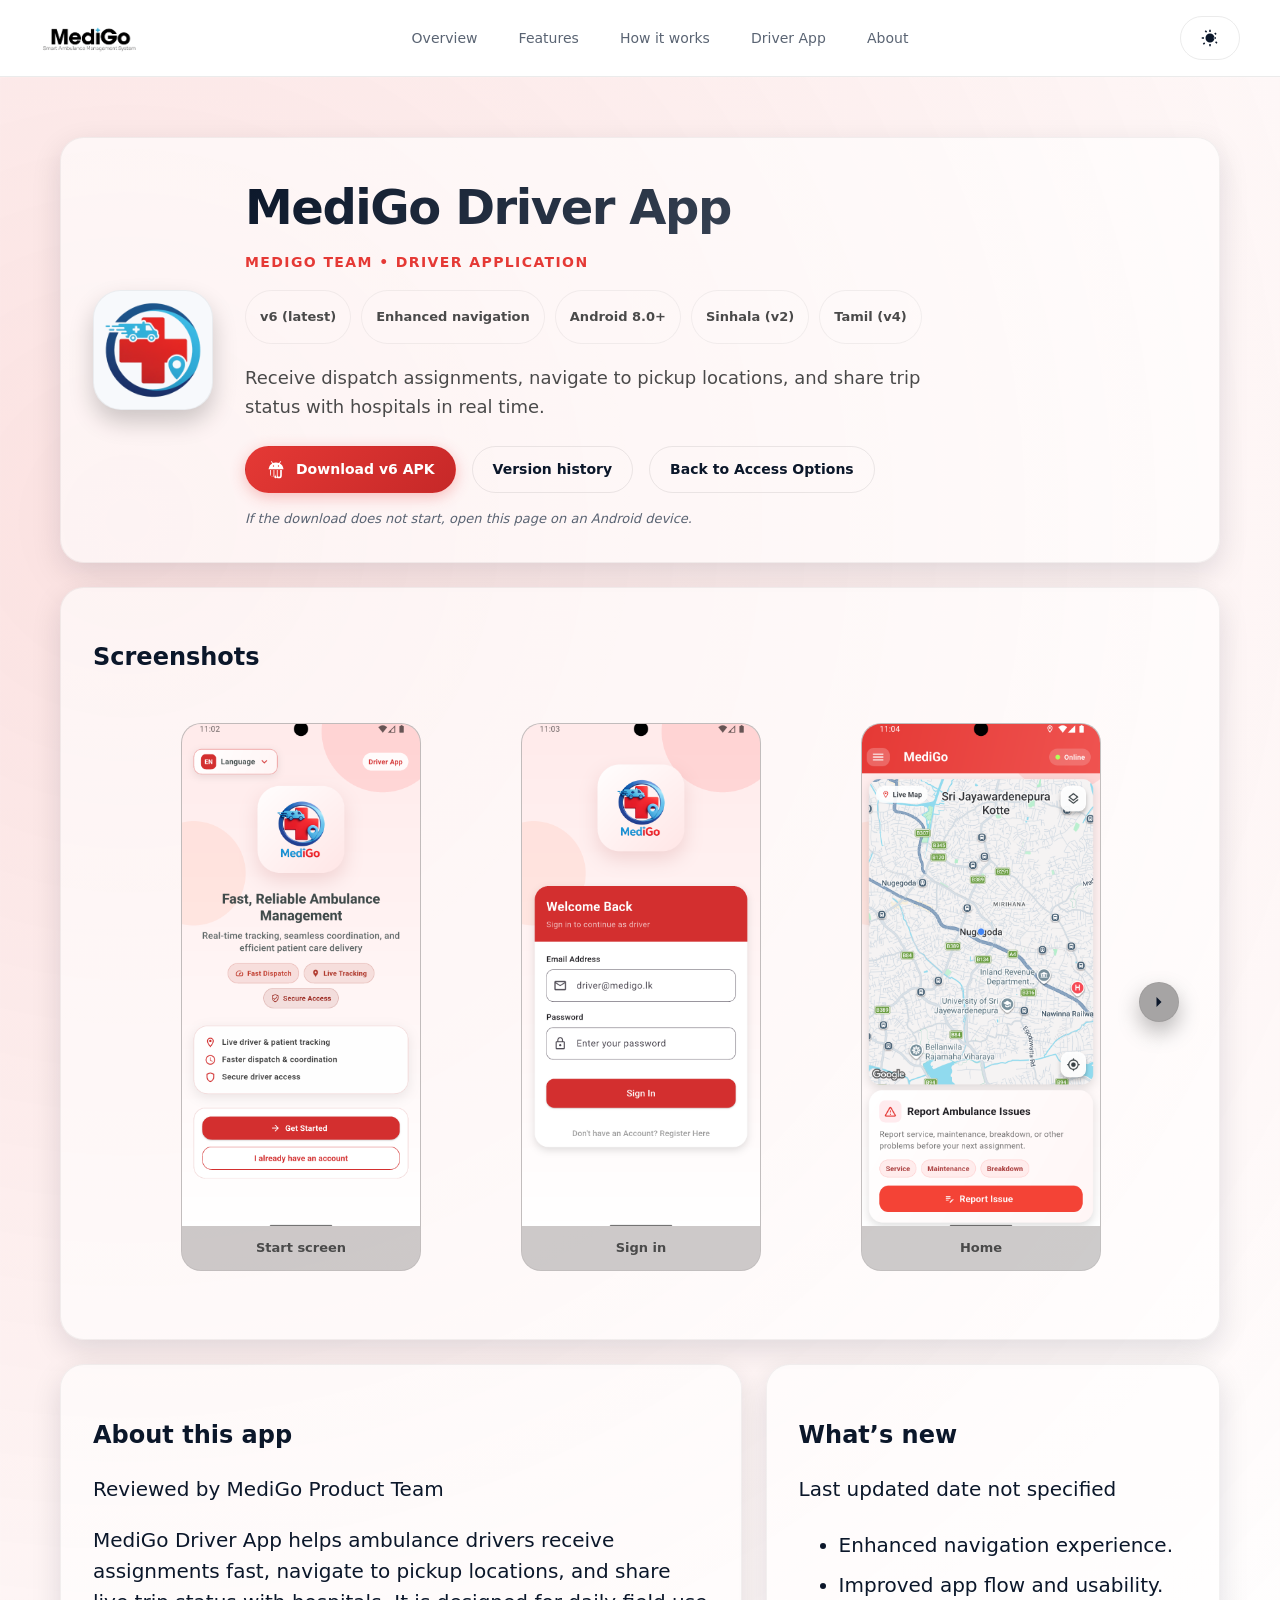
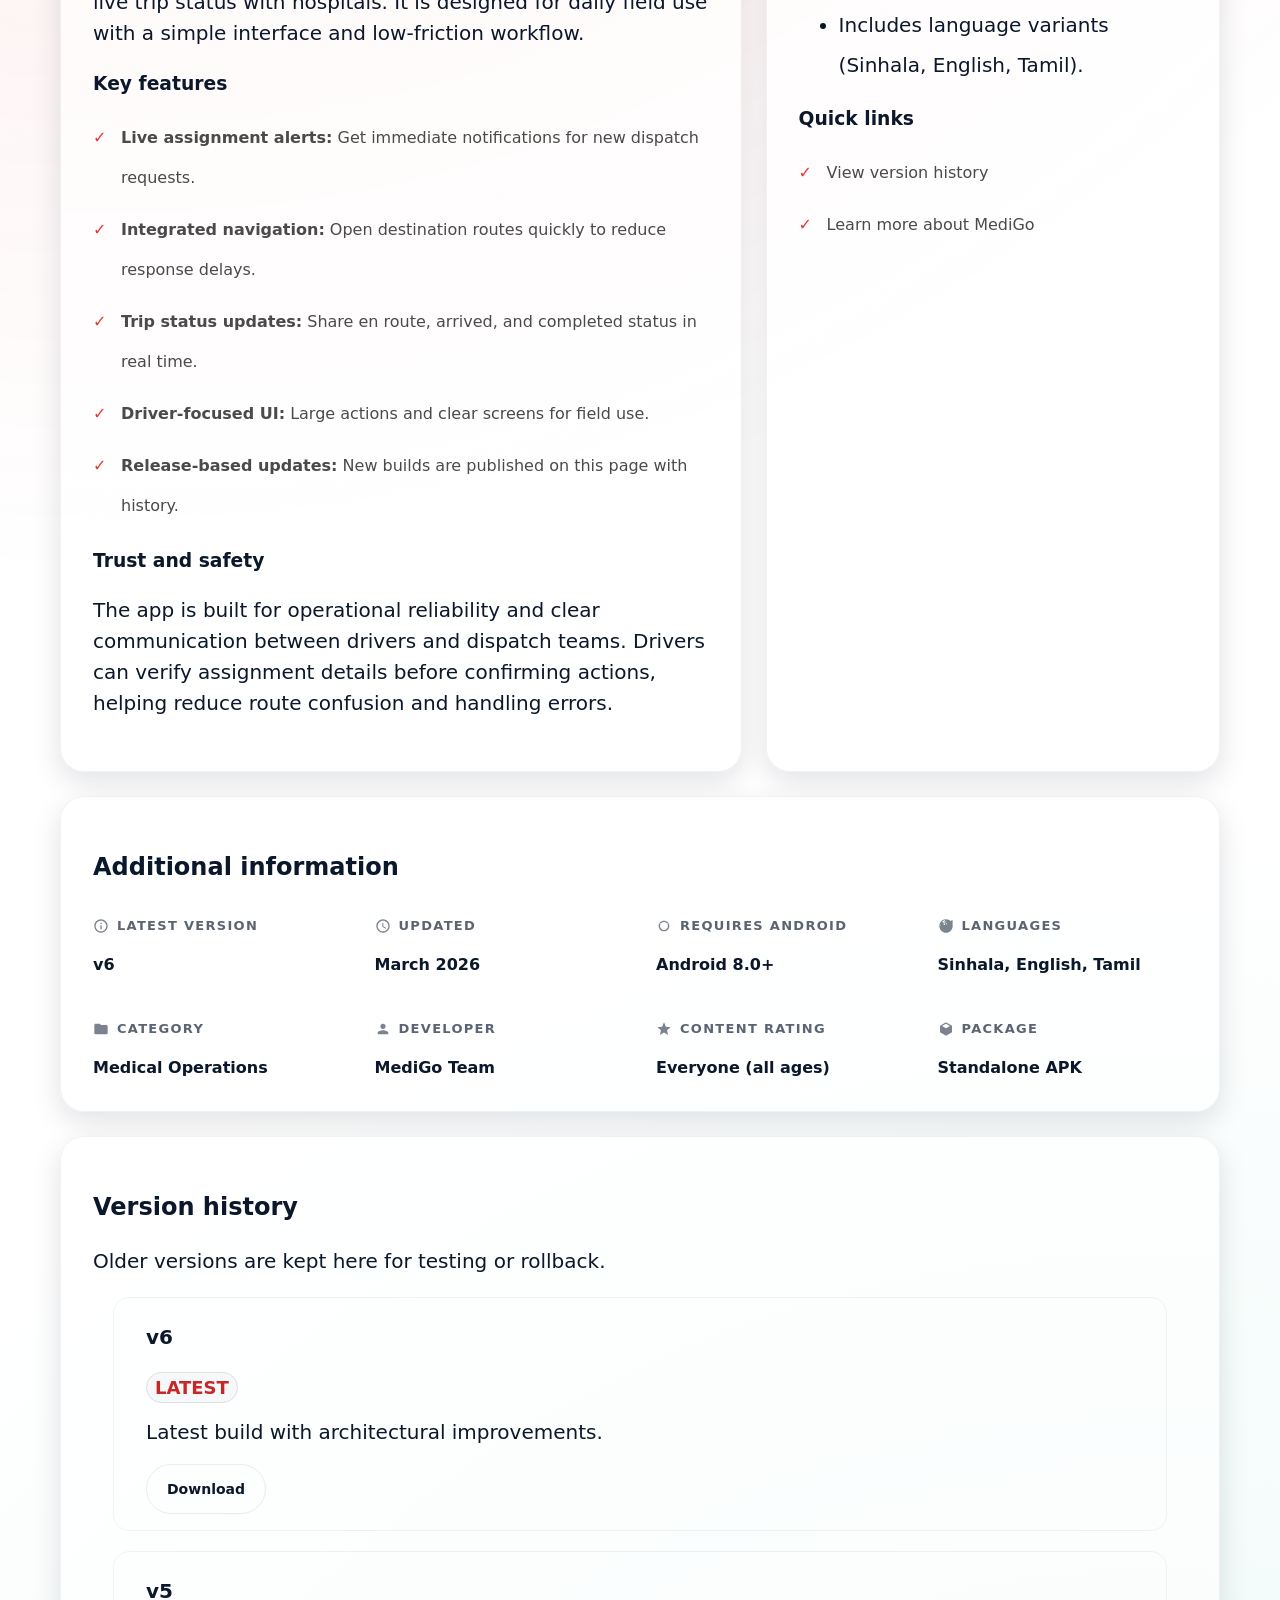
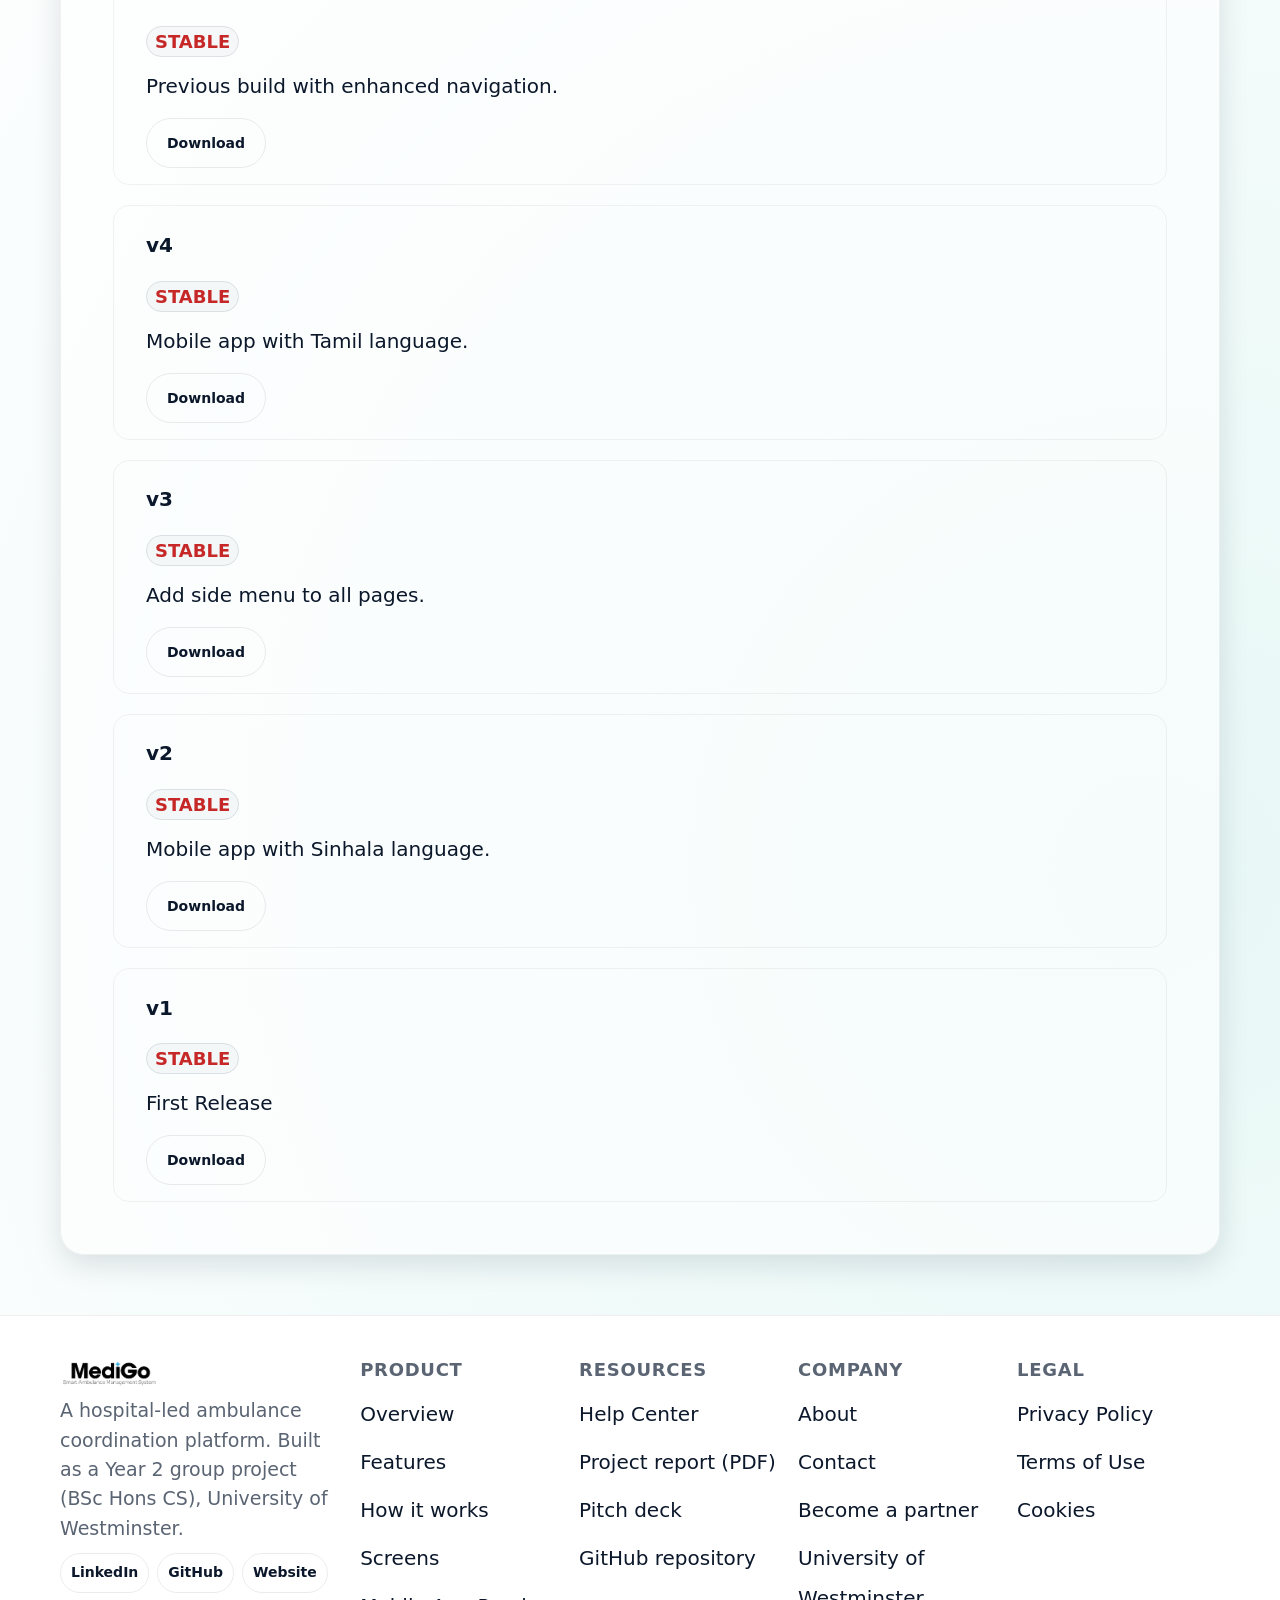
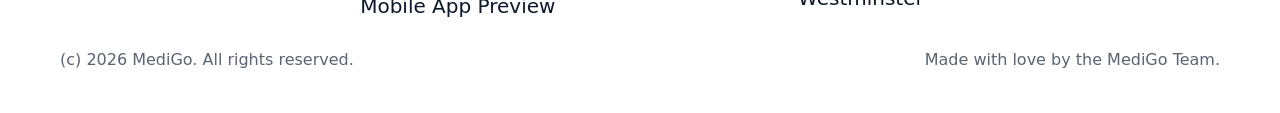
<file: driver-app.html>
<!doctype html>
<html lang="en">
  <head>
    <meta charset="utf-8" />
    <meta name="viewport" content="width=device-width, initial-scale=1" />
    <title>MediGo Driver App Download</title>
    <meta
      name="description"
      content="Download the MediGo driver app for ambulance drivers."
    />
    <meta name="theme-color" content="#E53935" />
    <link rel="icon" href="./assets/images/ambulance-icon.png" />
    <link rel="stylesheet" href="style.css" />
    <link rel="stylesheet" href="driver-app.css" />
    <script src="script.js" defer></script>
  </head>

  <body>
    <a href="#main" class="skip-link">Skip to content</a>

    <svg class="svg-sprite" aria-hidden="true">
      <symbol id="i-menu" viewBox="0 0 24 24">
        <path
          fill="currentColor"
          d="M3 6h18v2H3V6Zm0 5h18v2H3v-2Zm0 5h18v2H3v-2Z"
        />
      </symbol>
      <symbol id="i-arrow" viewBox="0 0 24 24">
        <path fill="currentColor" d="m9 6l6 6l-6 6V6Z" />
      </symbol>
      <symbol id="i-sun" viewBox="0 0 24 24">
        <path
          fill="currentColor"
          d="M6.76 4.84L4.96 3.05l1.41-1.41l1.79 1.8L6.76 4.84ZM1 13h3v-2H1v2Zm10 10h2v-3h-2v3Zm9-10v-2h-3v2h3Zm-2.36-6.95l1.41-1.41l1.8 1.79l-1.41 1.41l-1.8-1.79ZM12 6a6 6 0 1 1 0 12a6 6 0 0 1 0-12Zm-1-5h2v3h-2V1ZM4.22 17.78l-1.8 1.79l1.41 1.41l1.79-1.8l-1.4-1.4ZM18.78 17.78l1.79 1.8l1.41-1.41l-1.8-1.79l-1.4 1.4Z"
        />
      </symbol>
      <symbol id="i-moon" viewBox="0 0 24 24">
        <path
          fill="currentColor"
          d="M21 12.79A9 9 0 1 1 11.21 3A7 7 0 0 0 21 12.79Z"
        />
      </symbol>
      <symbol id="i-clock" viewBox="0 0 24 24">
        <path
          fill="currentColor"
          d="M12 2C6.5 2 2 6.5 2 12s4.5 10 10 10s10-4.5 10-10S17.5 2 12 2zm0 18c-4.4 0-8-3.6-8-8s3.6-8 8-8s8 3.6 8 8s-3.6 8-8 8zm.5-13H11v6l5.2 3.2l.8-1.3l-4.5-2.7V7z"
        />
      </symbol>
      <symbol id="i-android" viewBox="0 0 24 24">
        <path
          fill="currentColor"
          d="M17.6 9.48c-.44 0-.8-.36-.8-.8s.36-.8.8-.8s.8.36.8.8s-.36.8-.8.8zm-11.2 0c-.44 0-.8-.36-.8-.8s.36-.8.8-.8s.8.36.8.8s-.36.8-.8.8zM12 4c-4.42 0-8 3.58-8 8s3.58 8 8 8s8-3.58 8-8s-3.58-8-8-8zm0 14c-3.31 0-6-2.69-6-6s2.69-6 6-6s6 2.69 6 6s-2.69 6-6 6z"
        />
      </symbol>
      <symbol id="i-globe" viewBox="0 0 24 24">
        <path
          fill="currentColor"
          d="M12 22q-2.075 0-3.9-.788t-3.175-2.137q-1.35-1.35-2.137-3.175T2 12q0-2.075.788-3.9t2.137-3.175q1.35-1.35 3.175-2.137T12 2q2.075 0 3.9.788t3.175 2.137q1.35 1.35 2.138 3.175T22 12q0 2.075-.787 3.9t-2.138 3.175q-1.35 1.35-3.175 2.138T12 22zm-1-2.05q-2.525-.3-4.287-2.113T4.15 13.5h2.375q.275 1.45 1.25 2.6t2.3 1.8q.475-.5.85-1.063t.675-1.187H8.575q-.2 0-.337-.137T8.1 12.4v-1.1q0-.175.125-.3t.325-.125H11.5q0-.325-.125-.625t-.225-.625L9.6 8.075Q9.5 7.975 9.5 7.825t.125-.275l.4-.4q.1-.1.25-.1t.25.1l1.8 1.8q.125.125.213.263T11.65 9.6h1.15q.2 0 .338-.137t.137-.313V7.275q0-.2-.137-.337t-.313-.138q-.25 0-.413.163T12.25 7.4V7.5q0 .175-.125.3T11.8 7.925h-.55Q11.075 7.925 11 7.8t-.075-.25v-.3q0-.2-.137-.337T10.45 6.775h-.225q-.15 0-.25-.1t-.1-.225V5.5q0-.15.1-.25t.225-.1h.525q.2 0 .313.138t.112.337v.3q0 .125.075.25T11.45 6.3h.6q.25 0 .425-.162t.175-.413q0-.375-.275-.65T11.725 4.8q-.25 0-.412.163T11.15 5.375q0 .175-.125.3T10.7 5.8h-.125q-.15 0-.25-.1t-.1-.225q0-.225.163-.388T10.775 4.925q.1 0 .163-.063t.062-.162q0-.4-.287-.675T9.925 4.025q-.45 0-.737.288T8.9 5.05q0 .125-.075.25T8.65 5.425H7.55q-.175 0-.3.125T7.125 5.85V6.7q0 .175.125.3t.3.125h.4q.175 0 .3.125T8.375 7.55v.225q0 .175-.125.3t-.3.125H7.425q-.175 0-.312.113t-.138.287q0 .25.163.413t.387.162h.725q.175 0 .3.125t.125.3v1h1v1h-1.5q-.175 0-.3.125t-.125.3V13.5h-1.05q-.15 0-.25-.1t-.1-.225V12.05q0-.15.113-.25t.287-.1H7.8q.2 0 .338-.137T8.275 11.625V10.7q0-.15.113-.25t.287-.1h1.375q.175 0 .313-.112t.137-.288q0-.225-.162-.387T15.075 9.4H13.85q-.175 0-.3-.112t-.125-.288v-.4q0-.175.112-.3t.288-.125h.725q.2 0 .35-.137t.15-.338V6.9q0-.2-.163-.35T14.525 6.4h-.35q-.175 0-.312.125t-.138.3v1h-1.55q-.175 0-.3-.125T11.75 7.4V5.7h1.05q.175 0 .288-.125T13.2 5.275q0-.225-.112-.35T12.8 4.8H11.7q-.175 0-.287.125T11.275 5.25q0 .15-.112.25t-.238.1H9.9q-.175 0-.3-.125t-.125-.3V4.925q0-.15.125-.25t.3-.1h.225q.225 0 .4-.188t.175-.412q0-.4-.3-.65T9.775 3.075h-.3q-.175 0-.3.125t-.125.3V3.9h-.85q-.175 0-.287.125T7.775 4.3q0 .15-.112.25t-.263.1H6.775q-.2 0-.338.138t-.137.337q0 .25.175.425T6.9 5.725q.2 0 .338.138t.137.337v.3q0 .15.113.25t.287.1h.475q.175 0 .3.125t.125.3v1.225q0 .175-.125.3t-.3.125h-.175q-.15 0-.25.1t-.1.225v.725q0 .2.138.338t.337.137h1.5q.15 0 .25.1t.1.225V12.9q0 .15.113.25t.287.1H11.2q.2 0 .338.138t.137.312v.2q0 .25.163.413T12.25 14.475H14.1q.175 0 .288.125t.112.3V15.7q0 .175.125.3t.3.125H16q.225 0 .425.163t.2.462v1h.7q.175 0 .3.125t.125.3V18.575a2.536 2.536 0 0 1 .15 1.05q-.025.3-.238.513T16.7 20.35h-1.525q-.175 0-.3-.125t-.125-.3V19q0-.175-.125-.3t-.3-.125H12.9q-.175 0-.3-.125t-.125-.3V17.3q0-.175-.125-.3t-.3-.125H10.5q-.175 0-.3-.125t-.125-.3V15.3q0-.225-.163-.388t-.387-.162h-.425q-.175 0-.3-.125t-.125-.3V13.5h-.475q-.15 0-.25.1t-.1.225v2.8q0 .15-.1.25t-.225.1h-.975q-.175 0-.3-.125T7.125 16.6v-1.25q0-.325-.237-.562t-.563-.238h-.8q-.15 0-.25-.1t-.1-.225v-.325q0-.15.113-.25t.287-.1H6.1q.175 0 .3-.125t.125-.3v-1.05q0-.325-.238-.562t-.562-.238H4.675q-.225 0-.425-.137t-.275-.413q-.075-.25-.3-.4t-.5-.15H2.9V12q.4-.45.613-1.05T3.725 9.7V8.5q0-.25.163-.412T4.3 7.925h1.6q.175 0 .3-.125t.125-.3V6.5q0-.175.125-.3t.3-.125h.4q.175 0 .313-.112T7.6 5.675q0-.225.163-.388T8.15 5.125H9.7q.175 0 .3-.125t.125-.3V4.15q0-.2.138-.337T10.6 3.675h1.6q.225 0 .413.138T12.925 4.225l.8 1.8q.1.275.337.425t.538.15h1.225q.2 0 .338.138t.137.337v.3q0 .15.125.25t.3.1H18.425q.225 0 .425.163t.175.462q0 .425.338.713T20.075 9.1h.45q.225 0 .425-.15t.3-.4q.125-.3.4-.425T16.7 5.925h.2q.2 0 .35-.112T17.475 5.5q.075-.275.3-.437t.5-.163h.775q.275 0 .45-.2t.175-.475V4q0-.125.088-.225T20 3.65q.35-.1 1-.225.5-.075.8.175q.15.125.2.313T22 4.3V12z"
        />
      </symbol>
      <symbol id="i-info" viewBox="0 0 24 24">
        <path
          fill="currentColor"
          d="M11 9h2V7h-2v2zm0 8h2v-6h-2v6zm1-15C6.48 2 2 6.48 2 12s4.48 10 10 10s10-4.48 10-10S17.52 2 12 2zm0 18c-4.41 0-8-3.59-8-8s3.59-8 8-8s8 3.59 8 8s-3.59 8-8 8z"
        />
      </symbol>
      <symbol id="i-award" viewBox="0 0 24 24">
        <path
          fill="currentColor"
          d="M12 2L9.19 8.63L2 9.24L7.46 13.97L5.82 21L12 17.27L18.18 21L16.54 13.97L22 9.24L14.81 8.63L12 2z"
        />
      </symbol>
      <symbol id="i-folder" viewBox="0 0 24 24">
        <path
          fill="currentColor"
          d="M10 4H4c-1.1 0-1.99.9-1.99 2L2 18c0 1.1.9 2 2 2h16c1.1 0 2-.9 2-2V8c0-1.1-.9-2-2-2h-8l-2-2z"
        />
      </symbol>
      <symbol id="i-user" viewBox="0 0 24 24">
        <path
          fill="currentColor"
          d="M12 12c2.21 0 4-1.79 4-4s-1.79-4-4-4s-4 1.79-4 4s1.79 4 4 4zm0 2c-2.67 0-8 1.34-8 4v2h16v-2c0-2.66-5.33-4-8-4z"
        />
      </symbol>
      <symbol id="i-box" viewBox="0 0 24 24">
        <path
          fill="currentColor"
          d="M21 16.5c0 .38-.21.71-.53.88l-7.97 4.44c-.31.17-.66.17-.97 0l-7.97-4.44c-.32-.17-.53-.5-.53-.88v-9c0-.38.21-.71.53-.88l7.97-4.44c.31-.17.66.17.97 0l7.97 4.44c.32.17.53.5.53.88v9zM12 4.15L6.04 7.47L12 10.79l5.96-3.32L12 4.15z"
        />
      </symbol>
    </svg>

    <header>
      <a class="logo" href="index.html">
        <img
          id="header-logo-light"
          src="./assets/images/ambulance-logo1.png"
          alt="ambulance-logo"
          class="logo-img logo-light"
        />
        <img
          id="header-logo-dark"
          src="./assets/images/ambulance-logo2.png"
          alt="ambulance-logo"
          class="logo-img logo-dark"
        />
      </a>
      <nav id="nav" aria-label="Primary">
        <a href="index.html#overview">Overview</a>
        <a href="index.html#features">Features</a>
        <a href="index.html#how">How it works</a>
        <a href="index.html#download" aria-current="page">Driver App</a>
        <a href="about.html">About</a>
      </nav>
      <div class="actions">
        <button
          class="btn btn-outline theme-toggle"
          type="button"
          aria-label="Switch to dark mode"
        >
          <svg width="18" height="18" class="sun">
            <use href="#i-sun" />
          </svg>
          <svg width="18" height="18" class="moon">
            <use href="#i-moon" />
          </svg>
        </button>
        <button id="menu-toggle" class="menu-toggle" aria-label="Toggle menu">
          <svg width="20" height="20">
            <use href="#i-menu" />
          </svg>
        </button>
      </div>
    </header>

    <main id="main" class="driver-page">
      <div class="container">
        <section
          class="driver-download-card"
          aria-labelledby="driver-download-title"
        >
          <div class="store-layout">
            <section
              class="store-card store-hero"
              aria-labelledby="driver-download-title"
            >
              <img
                class="store-icon"
                src="./assets/images/ambulance-icon.png"
                alt="MediGo app icon"
                loading="lazy"
              />
              <div>
                <h1 id="driver-download-title" class="store-title">
                  MediGo Driver App
                </h1>
                <p class="store-dev">MediGo Team • Driver application</p>
                <ul class="store-badges" aria-label="App highlights">
                  <li class="store-badge">v6 (latest)</li>
                  <li class="store-badge">Enhanced navigation</li>
                  <li class="store-badge">Android 8.0+</li>
                  <li class="store-badge">Sinhala (v2)</li>
                  <li class="store-badge">Tamil (v4)</li>
                </ul>
                <p class="store-summary">
                  Receive dispatch assignments, navigate to pickup locations,
                  and share trip status with hospitals in real time.
                </p>
                <div class="store-actions">
                  <a
                    class="btn btn-primary btn-download"
                    href="https://firebasestorage.googleapis.com/v0/b/medigo-cs03.firebasestorage.app/o/App%20V6%2Fapp-release.apk?alt=media&token=dbbe7894-d335-499d-9057-982be9e1809c"
                    target="_blank"
                    rel="noopener noreferrer"
                  >
                    <svg
                      class="android-icon"
                      viewBox="0 0 24 24"
                      aria-hidden="true"
                    >
                      <path
                        fill="currentColor"
                        d="M7.4 4.2L6 1.8l.8-.5l1.4 2.4A8.8 8.8 0 0 1 12 3c1.3 0 2.6.3 3.8.7l1.4-2.4l.8.5l-1.4 2.4A8.9 8.9 0 0 1 21 11H3a8.9 8.9 0 0 1 4.4-6.8ZM9 8a.8.8 0 1 0 0-1.6A.8.8 0 0 0 9 8Zm6 0a.8.8 0 1 0 0-1.6A.8.8 0 0 0 15 8ZM4 12h2v6.5a1.5 1.5 0 0 0 3 0V12h1v8.5a1.5 1.5 0 0 0 3 0V12h1v6.5a1.5 1.5 0 0 0 3 0V12h2v6.5a3.5 3.5 0 0 1-7 0v-2.1a3.5 3.5 0 0 1-7 0V12Z"
                      />
                    </svg>
                    Download v6 APK
                  </a>
                  <a class="btn btn-outline" href="#versions"
                    >Version history</a
                  >
                  <a class="btn btn-outline" href="index.html#download"
                    >Back to Access Options</a
                  >
                </div>
                <p class="store-note">
                  If the download does not start, open this page on an Android
                  device.
                </p>
              </div>
            </section>

            <section class="store-card" aria-labelledby="screenshots-title">
              <div class="store-head">
                <h2 id="screenshots-title">Screenshots</h2>
              </div>
              <div class="shots-carousel" data-shots-carousel>
                <button
                  class="shots-arrow shots-arrow--left"
                  type="button"
                  data-shots-prev
                  aria-label="Scroll screenshots left"
                  aria-controls="driver-shots"
                >
                  <svg width="20" height="20" aria-hidden="true">
                    <use href="#i-arrow" />
                  </svg>
                </button>

                <div
                  id="driver-shots"
                  class="shots-scroller"
                  role="list"
                  aria-label="Driver app screenshots"
                  tabindex="0"
                >
                  <figure class="screenshot-card" role="listitem">
                    <img
                      src="./assets/driver-application/start-screen.png"
                      alt="Driver app start screen"
                      loading="lazy"
                    />
                    <figcaption>Start screen</figcaption>
                  </figure>
                  <figure class="screenshot-card" role="listitem">
                    <img
                      src="./assets/driver-application/signIn-page.png"
                      alt="Driver app sign in screen"
                      loading="lazy"
                    />
                    <figcaption>Sign in</figcaption>
                  </figure>
                  <figure class="screenshot-card" role="listitem">
                    <img
                      src="./assets/driver-application/home-page.png"
                      alt="Driver app home screen"
                      loading="lazy"
                    />
                    <figcaption>Home</figcaption>
                  </figure>
                  <figure class="screenshot-card" role="listitem">
                    <img
                      src="./assets/driver-application/start-navigation.png"
                      alt="Driver app start navigation screen"
                      loading="lazy"
                    />
                    <figcaption>Start Navigation</figcaption>
                  </figure>
                  <figure class="screenshot-card" role="listitem">
                    <img
                      src="./assets/driver-application/navigation-page.png"
                      alt="Driver app navigation screen"
                      loading="lazy"
                    />
                    <figcaption>Navigation</figcaption>
                  </figure>
                </div>

                <button
                  class="shots-arrow shots-arrow--right"
                  type="button"
                  data-shots-next
                  aria-label="Scroll screenshots right"
                  aria-controls="driver-shots"
                >
                  <svg width="20" height="20" aria-hidden="true">
                    <use href="#i-arrow" />
                  </svg>
                </button>
              </div>
            </section>

            <div class="store-two-col">
              <section class="store-card" aria-labelledby="about-driver-app">
                <div class="store-head">
                  <h2 id="about-driver-app">About this app</h2>
                </div>
                <p class="store-sub">Reviewed by MediGo Product Team</p>
                <p class="store-body">
                  MediGo Driver App helps ambulance drivers receive assignments
                  fast, navigate to pickup locations, and share live trip status
                  with hospitals. It is designed for daily field use with a
                  simple interface and low-friction workflow.
                </p>

                <h3>Key features</h3>
                <ul class="store-list">
                  <li>
                    <strong>Live assignment alerts:</strong> Get immediate
                    notifications for new dispatch requests.
                  </li>
                  <li>
                    <strong>Integrated navigation:</strong> Open destination
                    routes quickly to reduce response delays.
                  </li>
                  <li>
                    <strong>Trip status updates:</strong> Share en route,
                    arrived, and completed status in real time.
                  </li>
                  <li>
                    <strong>Driver-focused UI:</strong> Large actions and clear
                    screens for field use.
                  </li>
                  <li>
                    <strong>Release-based updates:</strong> New builds are
                    published on this page with history.
                  </li>
                </ul>

                <h3>Trust and safety</h3>
                <p class="store-body">
                  The app is built for operational reliability and clear
                  communication between drivers and dispatch teams. Drivers can
                  verify assignment details before confirming actions, helping
                  reduce route confusion and handling errors.
                </p>
              </section>

              <section class="store-card" aria-labelledby="whats-new-title">
                <div class="store-head">
                  <h2 id="whats-new-title">What’s new</h2>
                </div>
                <p class="updated-at">Last updated date not specified</p>
                <div class="whats-new" aria-label="Latest release changelog">
                  <ul>
                    <li>Enhanced navigation experience.</li>
                    <li>Improved app flow and usability.</li>
                    <li>
                      Includes language variants (Sinhala, English, Tamil).
                    </li>
                  </ul>
                </div>
                <h3>Quick links</h3>
                <ul class="store-list">
                  <li><a href="#versions">View version history</a></li>
                  <li><a href="about.html">Learn more about MediGo</a></li>
                </ul>
              </section>
            </div>

            <section class="store-card" aria-labelledby="app-info-title">
              <div class="store-head">
                <h2 id="app-info-title">Additional information</h2>
              </div>
              <ul class="store-meta" aria-label="App details list">
                <li>
                  <div class="meta-item-head">
                    <svg class="meta-icon"><use href="#i-info" /></svg>
                    <span class="label">Latest version</span>
                  </div>
                  <span class="value">v6</span>
                </li>
                <li>
                  <div class="meta-item-head">
                    <svg class="meta-icon"><use href="#i-clock" /></svg>
                    <span class="label">Updated</span>
                  </div>
                  <span class="value">March 2026</span>
                </li>
                <li>
                  <div class="meta-item-head">
                    <svg class="meta-icon"><use href="#i-android" /></svg>
                    <span class="label">Requires Android</span>
                  </div>
                  <span class="value">Android 8.0+</span>
                </li>
                <li>
                  <div class="meta-item-head">
                    <svg class="meta-icon"><use href="#i-globe" /></svg>
                    <span class="label">Languages</span>
                  </div>
                  <span class="value">Sinhala, English, Tamil</span>
                </li>
                <li>
                  <div class="meta-item-head">
                    <svg class="meta-icon"><use href="#i-folder" /></svg>
                    <span class="label">Category</span>
                  </div>
                  <span class="value">Medical Operations</span>
                </li>
                <li>
                  <div class="meta-item-head">
                    <svg class="meta-icon"><use href="#i-user" /></svg>
                    <span class="label">Developer</span>
                  </div>
                  <span class="value">MediGo Team</span>
                </li>
                <li>
                  <div class="meta-item-head">
                    <svg class="meta-icon"><use href="#i-award" /></svg>
                    <span class="label">Content rating</span>
                  </div>
                  <span class="value">Everyone (all ages)</span>
                </li>
                <li>
                  <div class="meta-item-head">
                    <svg class="meta-icon"><use href="#i-box" /></svg>
                    <span class="label">Package</span>
                  </div>
                  <span class="value">Standalone APK</span>
                </li>
              </ul>
            </section>

            <section
              class="store-card store-versions"
              id="versions"
              aria-labelledby="versions-title"
            >
              <div class="store-head">
                <h2 id="versions-title">Version history</h2>
              </div>
              <p class="store-sub">
                Older versions are kept here for testing or rollback.
              </p>
              <ul class="release-list" aria-label="App release history">
                <div class="release-item">
                  <li>
                    <h4>v6</h4>
                    <span class="tag latest">LATEST</span>
                    <p>Latest build with architectural improvements.</p>
                    <a
                      class="btn btn-outline"
                      href="https://firebasestorage.googleapis.com/v0/b/medigo-cs03.firebasestorage.app/o/App%20V6%2Fapp-release.apk?alt=media&token=dbbe7894-d335-499d-9057-982be9e1809c"
                      target="_blank"
                      rel="noopener noreferrer"
                    >
                      Download
                    </a>
                  </li>
                </div>

                <div class="release-item">
                  <li>
                    <h4>v5</h4>
                    <span class="tag stable">STABLE</span>
                    <p>Previous build with enhanced navigation.</p>
                    <a
                      class="btn btn-outline"
                      href="https://firebasestorage.googleapis.com/v0/b/medigo-cs03.firebasestorage.app/o/App%20V5%2Fapp-release.apk?alt=media&token=f9d496f9-10c6-4e24-abe0-0ac0d6ce223b"
                      target="_blank"
                      rel="noopener noreferrer"
                    >
                      Download
                    </a>
                  </li>
                </div>

                <div class="release-item">
                  <li>
                    <h4>v4</h4>
                    <span class="tag">STABLE</span>
                    <p>Mobile app with Tamil language.</p>
                    <a
                      class="btn btn-outline"
                      href="https://firebasestorage.googleapis.com/v0/b/medigo-cs03.firebasestorage.app/o/App%20V3%20-%20side%20menu%20real%2Fapp-release.apk?alt=media&token=8b266348-d9b0-4ea2-8836-aa9ffd51bd1b"
                      target="_blank"
                      rel="noopener noreferrer"
                    >
                      Download
                    </a>
                  </li>
                </div>

                <div class="release-item">
                  <li>
                    <h4>v3</h4>
                    <span class="tag">STABLE</span>
                    <p>Add side menu to all pages.</p>
                    <a
                      class="btn btn-outline"
                      href="https://firebasestorage.googleapis.com/v0/b/medigo-cs03.firebasestorage.app/o/App%20V3%20-%20side%20menu%20real%2Fapp-release.apk?alt=media&token=8b266348-d9b0-4ea2-8836-aa9ffd51bd1b"
                      target="_blank"
                      rel="noopener noreferrer"
                    >
                      Download
                    </a>
                  </li>
                </div>

                <div class="release-item">
                  <li>
                    <h4>v2</h4>
                    <span class="tag">STABLE</span>
                    <p>Mobile app with Sinhala language.</p>
                    <a
                      class="btn btn-outline"
                      href="https://firebasestorage.googleapis.com/v0/b/medigo-cs03.firebasestorage.app/o/App%20V2%20-%20Sinhala%2Fapp-release.apk?alt=media&token=349684bb-360c-4687-b5e1-8aa8b5900f0d"
                      target="_blank"
                      rel="noopener noreferrer"
                    >
                      Download
                    </a>
                  </li>
                </div>

                <div class="release-item">
                  <li>
                    <h4>v1</h4>
                    <span class="tag">STABLE</span>
                    <p>First Release</p>
                    <a
                      class="btn btn-outline"
                      href="https://firebasestorage.googleapis.com/v0/b/medigo-cs03.firebasestorage.app/o/app-release.apk?alt=media&token=9f7e5827-1c1a-4cfd-a7e0-a17cd33dbfe7"
                      target="_blank"
                      rel="noopener noreferrer"
                    >
                      Download
                    </a>
                  </li>
                </div>
                <!-- Add future versions here by copying one .release-item block -->
              </ul>
            </section>
          </div>
        </section>
      </div>
    </main>

    <footer>
      <div class="container">
        <div class="footer-grid">
          <div class="footer-brand">
            <div class="brand-row">
              <img
                id="footer-logo-light"
                src="./assets/images/ambulance-logo1.png"
                alt="ambulance-logo"
                class="logo-img logo-light"
              />
              <img
                id="footer-logo-dark"
                src="./assets/images/ambulance-logo2.png"
                alt="ambulance-logo"
                class="logo-img logo-dark"
              />
            </div>
            <p class="note">
              A hospital-led ambulance coordination platform. Built as a Year 2
              group project (BSc Hons CS), University of Westminster.
            </p>
            <div class="footer-social">
              <a
                class="btn btn-outline sm"
                href="#"
                target="_blank"
                rel="noopener"
                >LinkedIn</a
              >
              <a
                class="btn btn-outline sm"
                href="https://github.com/SDGP-03/MediGo"
                target="_blank"
                rel="noopener"
                >GitHub</a
              >
              <a
                class="btn btn-outline sm"
                href="#"
                target="_blank"
                rel="noopener"
                >Website</a
              >
            </div>
          </div>

          <div class="footer-col">
            <h4>Product</h4>
            <ul class="footer-links">
              <li><a href="index.html#overview">Overview</a></li>
              <li><a href="index.html#features">Features</a></li>
              <li><a href="index.html#how">How it works</a></li>
              <li><a href="index.html#screens">Screens</a></li>
              <li><a href="index.html#download">Mobile App Preview</a></li>
            </ul>
          </div>

          <div class="footer-col">
            <h4>Resources</h4>
            <ul class="footer-links">
              <li><a href="index.html#faq">Help Center</a></li>
              <li>
                <a href="#" target="_blank" rel="noopener"
                  >Project report (PDF)</a
                >
              </li>
              <li><a href="#" target="_blank" rel="noopener">Pitch deck</a></li>
              <li>
                <a href="#" target="_blank" rel="noopener">GitHub repository</a>
              </li>
            </ul>
          </div>

          <div class="footer-col">
            <h4>Company</h4>
            <ul class="footer-links">
              <li><a href="about.html">About</a></li>
              <li><a href="index.html#contact">Contact</a></li>
              <li><a href="index.html#contact">Become a partner</a></li>
              <li>
                <a
                  href="https://www.westminster.ac.uk/"
                  target="_blank"
                  rel="noopener"
                  >University of Westminster</a
                >
              </li>
            </ul>
          </div>

          <div class="footer-col">
            <h4>Legal</h4>
            <ul class="footer-links">
              <li>
                <a href="#" target="_blank" rel="noopener">Privacy Policy</a>
              </li>
              <li>
                <a href="#" target="_blank" rel="noopener">Terms of Use</a>
              </li>
              <li><a href="#" target="_blank" rel="noopener">Cookies</a></li>
            </ul>
          </div>
        </div>

        <div class="footer-bottom">
          <div>(c) <span id="year"></span> MediGo. All rights reserved.</div>
          <div>Made with love by the MediGo Team.</div>
        </div>
      </div>
    </footer>

    <button class="to-top" aria-label="Back to top" title="Back to top">
      <svg width="18" height="18" class="flip">
        <use href="#i-arrow" />
      </svg>
    </button>
  </body>
</html>
</file>
<file: style.css>
/* ========== CSS RESET ========== */
*,
*::before,
*::after {
  box-sizing: border-box;
}

html:focus-within {
  scroll-behavior: smooth;
}

body {
  margin: 0;
  font-family:
    Inter,
    system-ui,
    -apple-system,
    Segoe UI,
    Roboto,
    Helvetica,
    Arial,
    "Apple Color Emoji",
    "Segoe UI Emoji";
  color: var(--text);
  background: var(--bg);
  line-height: 1.55;
}

img,
svg {
  display: block;
  max-width: 100%;
  height: auto;
}

a {
  color: inherit;
  text-decoration: none;
}

button,
input,
select,
textarea {
  font: inherit;
  color: inherit;
}

p {
  font-size: 20px;
}

ul li {
  font-size: 20px;
  line-height: 2.5rem;
}

/* ========== THEME BASE - SQ3.IO STYLE ========== */
:root {
  /* Brand Colors */
  --brand: #e53935;
  --brand-600: #d32f2f;
  --brand-700: #c62828;
  --accent: #14b8a6;

  /* Dark Theme (Default - sq3.io style) */
  --bg: #0a0a0a;
  --bg-secondary: #111111;
  --surface: #141414;
  --surface-elevated: #1a1a1a;
  --text: #ffffff;
  --text-secondary: #a1a1a1;
  --muted: #888888;
  --border: rgba(255, 255, 255, 0.08);
  --border-hover: rgba(255, 255, 255, 0.15);

  /* Glassmorphism */
  --glass-bg: rgba(255, 255, 255, 0.03);
  --glass-border: rgba(255, 255, 255, 0.06);
  --glass-shadow: 0 8px 32px rgba(0, 0, 0, 0.4);

  /* Effects */
  --success: #22c55e;
  --warning: #f59e0b;
  --glow: 0 0 40px rgba(229, 57, 53, 0.15);
  --shadow: 0 20px 50px rgba(0, 0, 0, 0.5);
  --radius: 16px;
  --radius-lg: 24px;
  --container: 1200px;
}

/* Light theme (when toggled) */
[data-theme="light"] {
  --bg: #ffffff;
  --bg-secondary: #f8f9fa;
  --surface: #f3f4f6;
  --surface-elevated: #ffffff;
  --text: #0a0a0a;
  --text-secondary: #4a4a4a;
  --muted: #6b7280;
  --border: rgba(0, 0, 0, 0.08);
  --border-hover: rgba(0, 0, 0, 0.15);
  --glass-bg: rgba(255, 255, 255, 0.8);
  --glass-border: rgba(0, 0, 0, 0.06);
  --glass-shadow: 0 8px 32px rgba(0, 0, 0, 0.1);
  --shadow: 0 20px 50px rgba(0, 0, 0, 0.1);
  --glow: 0 0 40px rgba(229, 57, 53, 0.1);
}

/* Remove system preference override - now dark is default */

/* ========== LAYOUT ========== */
.container {
  width: 100%;
  max-width: var(--container);
  margin: 0 auto;
  padding: 0 20px;
}

.surface {
  background: var(--surface);
  border-radius: var(--radius);
  box-shadow: var(--shadow);
}

.svg-sprite {
  position: absolute;
  width: 0;
  height: 0;
  overflow: hidden;
}

.toolbar {
  padding: 12px;
  margin-bottom: 12px;
  display: flex;
  flex-wrap: wrap;
  gap: 10px;
  align-items: center;
  justify-content: space-between;
}

.pad-18 {
  padding: 18px;
}

.benefits {
  display: grid;
  grid-template-columns: repeat(2, 1fr);
  gap: 16px;
}

.row-flex {
  display: flex;
  align-items: center;
  gap: 10px;
}

.btn-row {
  display: flex;
  gap: 8px;
  margin-top: 10px;
}

/* ========== HEADER ========== */
.skip-link {
  position: absolute;
  left: -9999px;
  top: auto;
  width: 1px;
  height: 1px;
  overflow: hidden;
}

.skip-link:focus {
  position: fixed;
  left: 16px;
  top: 16px;
  width: auto;
  height: auto;
  padding: 10px 14px;
  background: var(--text);
  color: var(--bg);
  border-radius: 8px;
  z-index: 9999;
}

header {
  display: flex;
  justify-content: space-between;
  padding: 16px 40px;
  align-items: center;
  position: sticky;
  top: 0;
  backdrop-filter: saturate(180%) blur(20px);
  -webkit-backdrop-filter: saturate(180%) blur(20px);
  background: rgba(10, 10, 10, 0.85);
  border-bottom: 1px solid var(--border);
  z-index: 100;
}

[data-theme="light"] header {
  background: rgba(255, 255, 255, 0.85);
}

.logo {
  display: inline-flex;
  align-items: center;
  gap: 10px;
  font-weight: 800;
  letter-spacing: 0.3px;
}

.logo-img {
  width: 100px;
  border-radius: 10px;
  object-fit: contain;
  flex-shrink: 0;
}

/* Dark theme default - show dark logo */
.logo-light {
  display: none;
}

.logo-dark {
  display: block;
}

/* Light theme - show light logo */
[data-theme="light"] .logo-light {
  display: block;
}

[data-theme="light"] .logo-dark {
  display: none;
}

nav a {
  padding: 10px 18px;
  border-radius: 100px;
  font-size: 14px;
  font-weight: 500;
  color: var(--muted);
  transition: all 0.3s ease;
}

nav a:hover,
nav a:focus {
  color: var(--text);
  background: var(--glass-bg);
}

.actions {
  display: flex;
  align-items: center;
  gap: 10px;
}

.btn {
  display: inline-flex;
  align-items: center;
  justify-content: center;
  gap: 10px;
  padding: 12px 20px;
  border-radius: 100px;
  border: 1px solid transparent;
  cursor: pointer;
  transition: all 0.3s cubic-bezier(0.16, 1, 0.3, 1);
  font-weight: 600;
  font-size: 14px;
}

.btn-primary {
  background: var(--brand);
  color: #fff;
  box-shadow: 0 4px 20px rgba(229, 57, 53, 0.3);
}

.btn-primary:hover {
  background: var(--brand-600);
  transform: translateY(-2px);
  box-shadow: 0 8px 30px rgba(229, 57, 53, 0.4);
}

.btn-outline {
  border-color: var(--border);
  color: var(--text);
  background: transparent;
}

.btn-outline:hover {
  border-color: var(--border-hover);
  background: var(--glass-bg);
  transform: translateY(-2px);
}

.btn.sm {
  padding: 8px 10px;
  font-weight: 700;
}

.menu-toggle {
  display: none;
  border: 1px solid rgba(120, 130, 150, 0.3);
  background: transparent;
  border-radius: 10px;
  padding: 8px 10px;
}

@media (max-width: 1024px) {
  header {
    padding: 14px;
  }

  nav {
    display: none;
    flex-direction: column;
    position: fixed;
    top: 75px;
    left: 0;
    background: var(--bg);
    z-index: 1000;
    width: 100%;
    text-align: center;
    padding-right: 2rem;
  }

  nav a {
    padding: 10px;
  }

  nav.show {
    display: flex;
  }

  .menu-toggle {
    display: block;
  }
}

/* ========== HERO ========== */
.hero {
  padding: 40px 0 20px;
}

.hero .container {
  display: grid;
  grid-template-columns: 1.05fr 0.95fr;
  gap: 40px;
  align-items: center;
}

.eyebrow {
  display: inline-flex;
  align-items: center;
  gap: 8px;
  padding: 6px 10px;
  border-radius: 999px;
  background: color-mix(in oklab, var(--brand) 15%, transparent);
  color: var(--brand-700);
  font-weight: 700;
}

.hero h1 {
  font-size: clamp(32px, 5vw, 54px);
  line-height: 1.05;
  margin: 14px 0 16px;
  letter-spacing: -0.02em;
}

.hero p {
  color: var(--muted);
  font-size: clamp(18px, 2.2vw, 20px);
  margin: 0 0 22px;
}

.cta-row {
  display: flex;
  flex-wrap: wrap;
  gap: 12px;
  align-items: center;
}

.trust-row {
  display: flex;
  gap: 18px;
  align-items: center;
  margin-top: 16px;
  color: var(--muted);
  font-size: 18px;
}

.kpis {
  display: grid;
  grid-template-columns: repeat(3, minmax(120px, 1fr));
  gap: 14px;
  margin-top: 20px;
}

.kpis .tile {
  padding: 14px 16px;
  border-radius: 14px;
  background: var(--surface);
}

.kpis .num {
  font-weight: 900;
  font-size: 24px;
}

.kpis .label {
  color: var(--muted);
  font-size: 18px;
}

/* Phone mock */
.phone {
  position: relative;
  width: min(360px, 100%);
  margin-inline: auto;
  aspect-ratio: 9/19.5;
  border-radius: 34px;
  background: linear-gradient(180deg, #0e1220, #12192b);
  border: 8px solid #111827;
  box-shadow: 0 30px 60px rgba(0, 0, 0, 0.35);
}

.phone::before {
  content: "";
  position: absolute;
  top: 10px;
  left: 50%;
  transform: translateX(-50%);
  width: 36%;
  height: 24px;
  background: #0b1220;
  border-radius: 0 0 16px 16px;
}

.screen {
  position: absolute;
  inset: 8px;
  border-radius: 26px;
  overflow: hidden;
  background:
    radial-gradient(
      1200px 400px at -10% -10%,
      rgba(229, 57, 53, 0.35),
      transparent
    ),
    linear-gradient(180deg, #0f172a 10%, #0b1220 90%);
}

.screen .slide {
  position: absolute;
  inset: 0;
  opacity: 0;
  transition: opacity 0.5s ease;
  display: grid;
  place-items: center;
  padding: 16px;
}

.screen .slide.active {
  opacity: 1;
}

.screen .badge {
  position: absolute;
  right: 10px;
  bottom: 10px;
  background: rgba(255, 255, 255, 0.08);
  color: #fff;
  padding: 6px 10px;
  border-radius: 999px;
  font-size: 18px;
}

/* Slide content helpers */
.slide-content {
  display: grid;
  gap: 10px;
  text-align: center;
  color: #e6edf6;
}

/* Compact list styles for features and team pages */
.features-list,
.team-list {
  list-style: none;
  margin: 0;
  padding: 0;
  display: grid;
  gap: 12px;
}

.feature-row,
.member-row {
  display: flex;
  gap: 12px;
  align-items: flex-start;
}

.feature-row .icon {
  flex: 0 0 44px;
  display: flex;
  align-items: center;
  justify-content: center;
}

.feature-row h3,
.member-body h3 {
  margin: 0 0 6px;
  font-size: 18px;
}

.feature-row p,
.member-body .bio {
  margin: 0;
  color: var(--muted);
  font-size: 15px;
}

.member-row .avatar {
  width: 76px;
  height: 76px;
  object-fit: cover;
  border-radius: 8px;
  flex: 0 0 76px;
}

.member-body .role {
  color: var(--muted);
  font-size: 14px;
  margin-bottom: 6px;
}

.tags {
  display: flex;
  gap: 8px;
  flex-wrap: wrap;
  margin-top: 8px;
}

.tag {
  background: color-mix(in oklab, var(--brand) 8%, transparent);
  color: var(--brand-700);
  padding: 6px 8px;
  border-radius: 999px;
  font-weight: 700;
  font-size: 13px;
}

@media (max-width: 700px) {
  .feature-row,
  .member-row {
    flex-direction: column;
    align-items: flex-start;
  }

  .member-row .avatar {
    width: 64px;
    height: 64px;
    flex: 0 0 64px;
  }
}

.slide-title {
  font-weight: 800;
  font-size: 22px;
}

.slide-sub {
  opacity: 0.8;
  font-size: 20px;
}

.icon-center {
  display: block;
  margin-inline: auto;
}

.c-cyan {
  color: #22d3ee;
}

.c-rose {
  color: #f43f5e;
}

.c-green {
  color: #86efac;
}

@media (max-width: 960px) {
  .hero .container {
    grid-template-columns: 1fr;
  }

  .kpis {
    grid-template-columns: repeat(3, 1fr);
  }
}

/* ========== SECTIONS ========== */
section {
  padding: 60px 0;
}

.section-head {
  text-align: center;
  margin-bottom: 28px;
}

.section-head h2 {
  font-size: clamp(26px, 4vw, 36px);
  margin: 0 0 8px;
}

.section-head p {
  margin: 0;
  color: var(--muted);
}

/* Features */
.features {
  display: grid;
  grid-template-columns: repeat(4, 1fr);
  gap: 16px;
}

.feature {
  background: var(--surface);
  border-radius: var(--radius);
  padding: 18px;
  display: grid;
  gap: 10px;
}

.feature .icon {
  width: 38px;
  height: 38px;
  border-radius: 10px;
  background: color-mix(in oklab, var(--brand) 25%, transparent);
  display: grid;
  place-items: center;
  color: var(--brand-700);
}

.feature h3 {
  margin: 0;
  font-size: 20px;
}

.feature p {
  margin: 0;
  color: var(--muted);
  font-size: 20px;
}

@media (max-width: 1024px) {
  .features {
    grid-template-columns: repeat(3, 1fr);
  }
}

@media (max-width: 700px) {
  .features {
    grid-template-columns: 1fr;
  }
}

/* How it works */
.steps {
  display: grid;
  grid-template-columns: repeat(3, 1fr);
  gap: 16px;
}

.step {
  padding: 18px;
  border-radius: var(--radius);
  background: var(--surface);
  display: grid;
  gap: 8px;
}

.step .num {
  width: 28px;
  height: 28px;
  border-radius: 8px;
  background: var(--brand);
  color: #fff;
  display: grid;
  place-items: center;
  font-weight: 800;
}

.step p {
  margin: 0;
  color: var(--muted);
}

@media (max-width: 900px) {
  .steps {
    grid-template-columns: 1fr;
  }
}

/* Screens / Slider */
.slider {
  position: relative;
  overflow: hidden;
  border-radius: var(--radius);
}

.slider-track {
  display: grid;
  grid-auto-flow: column;
  grid-auto-columns: 100%;
  transition: transform 0.4s ease;
}

.slide-card {
  display: grid;
  grid-template-columns: 1fr 1fr;
  gap: 20px;
  padding: 18px;
  background: var(--surface);
  align-items: center;
}

.slide-card .img {
  aspect-ratio: 16/10;
  border-radius: 12px;
  background: linear-gradient(
    120deg,
    rgba(229, 57, 53, 0.15),
    rgba(20, 184, 166, 0.1)
  );
  border: 1px solid rgba(120, 130, 150, 0.18);
}

.slide-card h3 {
  margin: 0 0 6px;
}

.slide-card p {
  margin: 0;
  color: var(--muted);
}

.slider-nav {
  position: absolute;
  inset: auto 0 10px 0;
  display: flex;
  justify-content: center;
  gap: 8px;
}

.dot {
  width: 10px;
  height: 10px;
  border-radius: 50%;
  background: rgba(120, 130, 150, 0.4);
  border: none;
  cursor: pointer;
}

.dot.active {
  background: var(--brand);
}

.slider-arrows {
  position: absolute;
  inset: 0;
  display: flex;
  align-items: center;
  justify-content: space-between;
  pointer-events: none;
}

.arrow {
  pointer-events: all;
  border: 1px solid rgba(120, 130, 150, 0.35);
  background: var(--bg);
  width: 38px;
  height: 38px;
  border-radius: 50%;
  display: grid;
  place-items: center;
  cursor: pointer;
  margin: 0 8px;
}

.arrow.flip {
  transform: rotate(180deg);
}

@media (max-width: 900px) {
  .slide-card {
    grid-template-columns: 1fr;
  }
}

/* Coverage */
.chips {
  display: flex;
  flex-wrap: wrap;
  gap: 10px;
  justify-content: center;
}

.chip {
  border: 1px solid rgba(120, 130, 150, 0.25);
  padding: 8px 12px;
  border-radius: 999px;
  background: rgba(120, 130, 150, 0.06);
}

/* Testimonials */
.testi {
  display: grid;
  grid-template-columns: repeat(3, 1fr);
  gap: 16px;
}

.quote {
  background: var(--surface);
  border-radius: var(--radius);
  padding: 18px;
  display: grid;
  gap: 8px;
}

.quote p {
  margin: 0;
}

.quote .who {
  color: var(--muted);
  font-size: 20px;
}

@media (max-width: 900px) {
  .testi {
    grid-template-columns: 1fr;
  }
}

/* Pricing */
.pricing {
  display: grid;
  grid-template-columns: repeat(3, 1fr);
  gap: 16px;
}

.plan {
  background: var(--surface);
  border-radius: var(--radius);
  padding: 18px;
  display: grid;
  gap: 12px;
  border: 1px solid rgba(120, 130, 150, 0.15);
}

.price {
  font-weight: 900;
  font-size: 28px;
}

.plan ul {
  list-style: none;
  margin: 0;
  padding: 0;
  display: grid;
  gap: 8px;
  color: var(--muted);
}

@media (max-width: 1000px) {
  .pricing {
    grid-template-columns: 1fr;
  }
}

/* FAQ */
.faq {
  max-width: 900px;
  margin: 0 auto;
  display: grid;
  gap: 10px;
}

details {
  background: var(--surface);
  border-radius: var(--radius);
  padding: 14px 16px;
  border: 1px solid rgba(120, 130, 150, 0.18);
}

details summary {
  cursor: pointer;
  font-size: 20px;
  font-weight: 700;
}

details[open] {
  border-color: var(--brand);
}

/* Contact */
.contact {
  display: grid;
  grid-template-columns: 1.1fr 0.9fr;
  gap: 20px;
  align-items: start;
}

.form {
  background: var(--surface);
  border-radius: var(--radius);
  padding: 18px;
  display: grid;
  gap: 12px;
}

.row {
  display: grid;
  grid-template-columns: 1fr 1fr;
  gap: 12px;
}

label {
  font-size: 20px;
  color: var(--muted);
}

input,
textarea {
  width: 100%;
  padding: 12px 12px;
  border-radius: 10px;
  border: 1px solid rgba(120, 130, 150, 0.25);
  background: transparent;
  color: var(--text);
}

textarea {
  min-height: 120px;
  resize: vertical;
}

.note {
  font-size: 19px;
  color: var(--muted);
}

@media (max-width: 960px) {
  .contact {
    grid-template-columns: 1fr;
  }

  .row {
    grid-template-columns: 1fr;
  }
}

/* Footer */
footer {
  padding: 40px 0;
  border-top: 1px solid rgba(100, 100, 100, 0.1);
  color: var(--muted);
}

/* Reveal on scroll */
.reveal {
  opacity: 0;
  transform: translateY(14px);
  transition: 0.5s ease;
}

.reveal.show {
  opacity: 1;
  transform: translateY(0);
}

/* Back to top */
.to-top {
  position: fixed;
  right: 16px;
  bottom: 16px;
  width: 44px;
  height: 44px;
  border-radius: 50%;
  background: var(--brand);
  color: #fff;
  display: grid;
  place-items: center;
  border: none;
  box-shadow: var(--shadow);
  opacity: 0;
  transform: translateY(10px);
  pointer-events: none;
  /* default: not clickable when hidden */
  transition: 0.25s ease;
  z-index: 1000;
  /* stay above content */
}

.to-top.show {
  opacity: 1;
  transform: translateY(0);
  pointer-events: auto;
  /* make it clickable when visible */
}

svg.flip {
  transform: rotate(180deg);
}

/* ========== ABOUT / TEAM ========== */
.team-grid {
  display: grid;
  grid-template-columns: repeat(auto-fit, minmax(min(100%, 400px), 1fr));
  gap: 24px;
  width: 100%;
}

#team .container {
  max-width: 100%;
  padding: 0 40px;
}

#team {
  padding: 80px 0;
}

.member-card {
  display: grid;
  grid-template-columns: 120px 1fr;
  gap: 20px;
  background: var(--surface);
  border-radius: var(--radius);
  box-shadow: var(--shadow);
  padding: 24px;
  align-items: center;
  border: 1px solid rgba(120, 130, 150, 0.12);
  transition: all 0.4s cubic-bezier(0.16, 1, 0.3, 1);
  height: 100%;
}

.member-card:hover {
  transform: translateY(-6px);
  box-shadow: 0 20px 40px rgba(0, 0, 0, 0.15);
  border-color: rgba(229, 57, 53, 0.2);
}

@media (max-width: 640px) {
  #team .container {
    padding: 0 20px;
  }

  .team-grid {
    grid-template-columns: 1fr;
  }

  .member-card {
    grid-template-columns: 1fr;
    text-align: center;
    padding: 20px;
  }

  .member-card .avatar {
    order: 1;
    margin: 0 auto 10px;
    width: 100px;
    height: 100px;
  }

  .member-card .member-body {
    order: 2;
  }

  .member-card .social {
    justify-content: center;
  }

  .tags {
    justify-content: center;
  }
}

.member-card {
  display: grid;
  grid-template-columns: 140px 1fr;
  gap: 14px;
  background: var(--surface);
  border-radius: var(--radius);
  box-shadow: var(--shadow);
  padding: 16px;
  align-items: center;
  border: 1px solid rgba(120, 130, 150, 0.12);
}

.avatar {
  width: 140px;
  height: 140px;
  border-radius: 50%;
  display: grid;
  place-items: center;
  background: color-mix(in oklab, var(--brand) 20%, transparent);
  color: var(--brand-700);
  font-weight: 900;
  font-size: 22px;
}

.member-name {
  margin: 0;
}

.role {
  color: var(--muted);
  font-weight: 600;
  margin: 2px 0 6px;
}

.bio {
  margin: 0 0 10px;
  color: var(--text);
}

.tags {
  display: flex;
  flex-wrap: wrap;
  gap: 6px;
  margin-bottom: 10px;
}

.tag {
  font-size: 18px;
  padding: 4px 8px;
  border-radius: 999px;
  border: 1px solid rgba(120, 130, 150, 0.2);
  background: rgba(120, 130, 150, 0.06);
}

.social {
  display: flex;
  flex-wrap: wrap;
  gap: 8px;
}

/* ========== FOOTER GRID ========== */
.footer-grid {
  display: grid;
  grid-template-columns: 1.4fr repeat(4, 1fr);
  gap: 16px;
}

@media (max-width: 1000px) {
  .footer-grid {
    grid-template-columns: repeat(2, 1fr);
  }
}

@media (max-width: 640px) {
  h3 {
    display: block;
    font-size: 16px;
    margin-block-start: 0.2rem;
    margin-block-end: 0.2rem;
  }

  p {
    font-size: 16px;
  }

  ul li {
    font-size: 15px;
    line-height: 1.4rem;
  }

  .hero p {
    font-size: clamp(16px);
  }

  .hero .container {
    gap: 40px;
  }

  .trust-row {
    font-size: 14px;
  }

  .kpis .label {
    font-size: 12px;
  }

  section {
    padding: 40px 0;
  }

  .screen .badge {
    font-size: 12px;
  }

  .slide-title {
    font-size: 20px;
  }

  .slide-sub {
    font-size: 14px;
  }

  .slide-title {
    font-size: 20px;
  }

  .slide-sub {
    font-size: 14px;
  }

  .quote .who {
    font-size: 14px;
  }

  label {
    font-size: 14px;
  }

  .note {
    font-size: 15px;
  }

  .tag {
    font-size: 12px;
  }

  .feature h3 {
    font-size: 18px;
  }

  .feature p {
    font-size: 16px;
  }

  .footer-col h4 {
    font-size: 14px;
  }

  .benefits {
    grid-template-columns: 1fr;
  }

  .footer-grid {
    grid-template-columns: 1fr;
  }

  .phone {
    width: 85%;
  }

  .price {
    font-size: 22px;
  }

  .btn {
    padding: 8px 14px;
  }

  details summary {
    font-size: 16px;
  }
}

.footer-brand .brand-row {
  display: flex;
  align-items: center;
  gap: 10px;
  margin-bottom: 8px;
}

.footer-brand p {
  margin: 0 0 10px;
}

.footer-col h4 {
  margin: 0 0 10px;
  font-size: 18px;
  text-transform: uppercase;
  letter-spacing: 0.04em;
  color: var(--muted);
}

.footer-links {
  list-style: none;
  margin: 0;
  padding: 0;
  display: grid;
  gap: 8px;
}

.footer-links a {
  color: var(--text);
}

.footer-links a:hover {
  text-decoration: underline;
}

.footer-social {
  display: flex;
  flex-wrap: wrap;
  gap: 8px;
}

.footer-bottom {
  display: flex;
  flex-wrap: wrap;
  align-items: center;
  justify-content: space-between;
  gap: 10px;
  margin-top: 22px;
  color: var(--muted);
}

/* ========== THEME TOGGLE & OVERRIDES ========== */
:root {
  color-scheme: light;
}

:root[data-theme="dark"] {
  color-scheme: dark;
}

:root[data-theme="light"] {
  --bg: #ffffff;
  --surface: #f7f9fc;
  --text: #0b172a;
  --muted: #5a6473;
  --shadow: 0 10px 30px rgba(9, 20, 40, 0.12);
}

:root[data-theme="dark"] {
  --bg: #0b1220;
  --surface: #0f1a2b;
  --text: #e6edf6;
  --muted: #9aa4b2;
  --shadow: 0 10px 30px rgba(0, 0, 0, 0.4);
}

/* Toggle icon visibility */
.theme-toggle .sun {
  display: inline;
}

.theme-toggle .moon {
  display: none;
}

[data-theme="dark"] .theme-toggle .sun {
  display: none;
}

[data-theme="dark"] .theme-toggle .moon {
  display: inline;
}

/* ========== BUSINESS-FOCUSED STYLES ========== */

/* Enhanced KPI Tiles with Gradient */
.kpis .tile {
  padding: 18px 20px;
  border-radius: 16px;
  background: linear-gradient(
    135deg,
    var(--surface) 0%,
    color-mix(in oklab, var(--surface) 90%, var(--brand)) 100%
  );
  border: 1px solid rgba(120, 130, 150, 0.12);
  transition:
    transform 0.3s ease,
    box-shadow 0.3s ease;
}

.kpis .tile:hover {
  transform: translateY(-4px);
  box-shadow: var(--shadow);
}

.kpis .num {
  font-weight: 900;
  font-size: 32px;
  color: var(--brand);
}

.kpis .num .counter {
  background: linear-gradient(135deg, var(--brand) 0%, var(--brand-700) 100%);
  -webkit-background-clip: text;
  -webkit-text-fill-color: transparent;
  background-clip: text;
}

/* Counter Animation */
.counter {
  display: inline-block;
}

/* ROI Calculator Section */
.roi-section {
  background: linear-gradient(180deg, var(--bg) 0%, var(--surface) 100%);
  padding: 80px 0;
}

.roi-calculator {
  background: var(--surface);
  border-radius: 20px;
  padding: 32px;
  box-shadow: 0 20px 60px rgba(0, 0, 0, 0.12);
  border: 1px solid rgba(120, 130, 150, 0.1);
}

.roi-inputs {
  display: grid;
  grid-template-columns: repeat(3, 1fr);
  gap: 24px;
  margin-bottom: 32px;
}

.roi-input-group {
  display: flex;
  flex-direction: column;
  gap: 8px;
}

.roi-input-group label {
  font-weight: 700;
  font-size: 14px;
  text-transform: uppercase;
  letter-spacing: 0.05em;
  color: var(--muted);
}

.roi-input-group input {
  padding: 16px;
  font-size: 24px;
  font-weight: 700;
  text-align: center;
  border-radius: 12px;
  border: 2px solid rgba(120, 130, 150, 0.2);
  background: var(--bg);
  transition:
    border-color 0.3s ease,
    box-shadow 0.3s ease;
}

.roi-input-group input:focus {
  outline: none;
  border-color: var(--brand);
  box-shadow: 0 0 0 4px rgba(229, 57, 53, 0.15);
}

.input-hint {
  font-size: 12px;
  color: var(--muted);
  text-align: center;
}

.roi-results {
  display: grid;
  grid-template-columns: 1.2fr 1fr 1fr;
  gap: 20px;
  margin-bottom: 28px;
}

.roi-result-card {
  padding: 24px;
  border-radius: 16px;
  background: var(--bg);
  text-align: center;
  border: 1px solid rgba(120, 130, 150, 0.1);
  transition: transform 0.3s ease;
}

.roi-result-card:hover {
  transform: translateY(-2px);
}

.roi-result-card.highlight {
  background: linear-gradient(135deg, var(--brand) 0%, var(--brand-700) 100%);
  color: #fff;
  border: none;
}

.roi-value {
  font-size: 36px;
  font-weight: 900;
  margin-bottom: 8px;
  line-height: 1.1;
}

.roi-result-card.highlight .roi-value {
  font-size: 42px;
}

.roi-label {
  font-size: 14px;
  text-transform: uppercase;
  letter-spacing: 0.04em;
  opacity: 0.85;
}

.roi-cta {
  text-align: center;
}

@media (max-width: 900px) {
  .roi-inputs {
    grid-template-columns: 1fr;
  }

  .roi-results {
    grid-template-columns: 1fr;
  }

  .roi-result-card.highlight {
    order: -1;
  }
}

/* Business Testimonials */
.business-quote {
  position: relative;
  padding-top: 28px;
}

.quote-metric {
  position: absolute;
  top: -8px;
  left: 18px;
  padding: 6px 14px;
  background: linear-gradient(135deg, var(--brand) 0%, var(--brand-700) 100%);
  color: #fff;
  font-weight: 700;
  font-size: 13px;
  text-transform: uppercase;
  letter-spacing: 0.04em;
  border-radius: 999px;
  box-shadow: 0 4px 12px rgba(229, 57, 53, 0.3);
}

.business-quote .who {
  display: flex;
  flex-direction: column;
  gap: 4px;
  font-size: 14px;
}

.business-quote .who strong {
  font-size: 16px;
  color: var(--text);
}

.business-quote .who span {
  color: var(--muted);
  font-size: 13px;
}

/* Enhanced Pricing Cards for Enterprise */
.plan {
  transition:
    transform 0.3s ease,
    box-shadow 0.3s ease;
}

.plan:hover {
  transform: translateY(-6px);
  box-shadow: 0 20px 40px rgba(0, 0, 0, 0.15);
}

/* Premium Button Styling */
.btn-primary {
  background: linear-gradient(135deg, var(--brand) 0%, var(--brand-700) 100%);
  box-shadow: 0 4px 15px rgba(229, 57, 53, 0.3);
  transition: all 0.3s ease;
}

.btn-primary:hover {
  background: linear-gradient(
    135deg,
    var(--brand-600) 0%,
    var(--brand-700) 100%
  );
  box-shadow: 0 6px 20px rgba(229, 57, 53, 0.4);
  transform: translateY(-2px);
}

/* Trust Badge Animation */
.trust-row {
  animation: fadeInUp 0.8s ease 0.5s both;
}

@keyframes fadeInUp {
  from {
    opacity: 0;
    transform: translateY(10px);
  }

  to {
    opacity: 1;
    transform: translateY(0);
  }
}

/* Enhanced Feature Cards */
.feature-row {
  padding: 16px;
  border-radius: 12px;
  background: var(--surface);
  border: 1px solid rgba(120, 130, 150, 0.08);
  transition: all 0.3s ease;
}

.feature-row:hover {
  background: color-mix(in oklab, var(--surface) 95%, var(--brand));
  transform: translateX(4px);
  border-color: rgba(229, 57, 53, 0.2);
}

/* Enterprise Badge */
.eyebrow {
  animation: pulse 2s ease-in-out infinite;
}

@keyframes pulse {
  0%,
  100% {
    opacity: 1;
  }

  50% {
    opacity: 0.85;
  }
}

/* ========== MODERN UI ANIMATIONS ========== */

/* Staggered Reveal Animation */
.reveal {
  opacity: 0;
  transform: translateY(30px);
  transition:
    opacity 0.8s cubic-bezier(0.16, 1, 0.3, 1),
    transform 0.8s cubic-bezier(0.16, 1, 0.3, 1);
}

.reveal.show {
  opacity: 1;
  transform: translateY(0);
}

/* Staggered delays for children */
.reveal:nth-child(1) {
  transition-delay: 0ms;
}

.reveal:nth-child(2) {
  transition-delay: 100ms;
}

.reveal:nth-child(3) {
  transition-delay: 200ms;
}

.reveal:nth-child(4) {
  transition-delay: 300ms;
}

.reveal:nth-child(5) {
  transition-delay: 400ms;
}

/* Hero Title Animation */
.hero h1 {
  animation: slideUp 1s cubic-bezier(0.16, 1, 0.3, 1) 0.2s both;
}

.hero p {
  animation: slideUp 1s cubic-bezier(0.16, 1, 0.3, 1) 0.4s both;
}

.cta-row {
  animation: slideUp 1s cubic-bezier(0.16, 1, 0.3, 1) 0.6s both;
}

@keyframes slideUp {
  from {
    opacity: 0;
    transform: translateY(40px);
  }

  to {
    opacity: 1;
    transform: translateY(0);
  }
}

/* Floating Animation for Phone Mock */
.phone {
  animation: float 6s ease-in-out infinite;
}

@keyframes float {
  0%,
  100% {
    transform: translateY(0px);
  }

  50% {
    transform: translateY(-15px);
  }
}

/* 3D Card Tilt Effect */
.surface,
.plan,
.quote,
.step,
.feature-row {
  transition:
    transform 0.4s cubic-bezier(0.16, 1, 0.3, 1),
    box-shadow 0.4s cubic-bezier(0.16, 1, 0.3, 1);
  transform-style: preserve-3d;
}

.surface:hover,
.plan:hover,
.quote:hover,
.step:hover {
  transform: translateY(-8px) rotateX(2deg);
  box-shadow: 0 25px 50px rgba(0, 0, 0, 0.15);
}

/* Gradient Animation on Hero */
.hero::before {
  content: "";
  position: absolute;
  inset: 0;
  background: radial-gradient(
    ellipse 80% 50% at 50% -20%,
    rgba(229, 57, 53, 0.15),
    transparent 70%
  );
  pointer-events: none;
  animation: gradientPulse 8s ease-in-out infinite;
}

@keyframes gradientPulse {
  0%,
  100% {
    opacity: 0.5;
    transform: scale(1);
  }

  50% {
    opacity: 1;
    transform: scale(1.1);
  }
}

.hero {
  position: relative;
  overflow: hidden;
}

/* Animated Gradient Border */
.roi-calculator {
  position: relative;
  overflow: hidden;
}

.roi-calculator::before {
  content: "";
  position: absolute;
  top: -2px;
  left: -2px;
  right: -2px;
  bottom: -2px;
  background: linear-gradient(
    45deg,
    var(--brand),
    var(--accent),
    var(--brand-700),
    var(--accent),
    var(--brand)
  );
  background-size: 400% 400%;
  animation: gradientBorder 8s ease infinite;
  border-radius: 22px;
  z-index: -1;
  opacity: 0.5;
}

@keyframes gradientBorder {
  0% {
    background-position: 0% 50%;
  }

  50% {
    background-position: 100% 50%;
  }

  100% {
    background-position: 0% 50%;
  }
}

/* Button Shine Effect */
.btn-primary {
  position: relative;
  overflow: hidden;
}

.btn-primary::after {
  content: "";
  position: absolute;
  top: -50%;
  left: -100%;
  width: 100%;
  height: 200%;
  background: linear-gradient(
    90deg,
    transparent,
    rgba(255, 255, 255, 0.3),
    transparent
  );
  transition: left 0.6s ease;
}

.btn-primary:hover::after {
  left: 100%;
}

/* Smooth Scale on Button Hover */
.btn {
  transition: all 0.3s cubic-bezier(0.16, 1, 0.3, 1);
}

.btn:hover {
  transform: translateY(-3px) scale(1.02);
}

.btn:active {
  transform: translateY(-1px) scale(0.98);
}

/* Glowing Focus States */
.btn:focus-visible,
input:focus-visible,
textarea:focus-visible {
  outline: none;
  box-shadow:
    0 0 0 3px rgba(229, 57, 53, 0.3),
    0 0 20px rgba(229, 57, 53, 0.2);
}

/* Icon Hover Animation */
.feature-row .icon svg,
.step .num {
  transition: transform 0.4s cubic-bezier(0.16, 1, 0.3, 1);
}

.feature-row:hover .icon svg {
  transform: scale(1.2) rotate(5deg);
}

.step:hover .num {
  transform: scale(1.15);
}

/* Text Glow on Hover */
.nav a {
  position: relative;
  transition: color 0.3s ease;
}

nav a::after {
  content: "";
  position: absolute;
  bottom: -4px;
  left: 0;
  width: 0;
  height: 2px;
  background: linear-gradient(90deg, var(--brand), var(--accent));
  transition: width 0.3s cubic-bezier(0.16, 1, 0.3, 1);
}

nav a:hover::after {
  width: 100%;
}

/* Chip Hover Effect */
.chip {
  transition: all 0.3s cubic-bezier(0.16, 1, 0.3, 1);
}

.chip:hover {
  transform: translateY(-3px) scale(1.05);
  background: color-mix(in oklab, var(--brand) 15%, transparent);
  border-color: var(--brand);
  box-shadow: 0 8px 20px rgba(229, 57, 53, 0.15);
}

/* Smooth Accordion Animation */
details {
  transition: all 0.3s cubic-bezier(0.16, 1, 0.3, 1);
}

details summary {
  transition: color 0.3s ease;
}

details summary:hover {
  color: var(--brand);
}

details[open] {
  transform: scale(1.01);
}

/* ROI Result Cards Animation */
.roi-result-card {
  transition: all 0.4s cubic-bezier(0.16, 1, 0.3, 1);
}

.roi-result-card:hover {
  transform: translateY(-8px) scale(1.02);
  box-shadow: 0 20px 40px rgba(0, 0, 0, 0.12);
}

.roi-result-card.highlight:hover {
  box-shadow: 0 20px 50px rgba(229, 57, 53, 0.35);
}

/* Quote Card Shimmer */
.business-quote {
  position: relative;
  overflow: hidden;
}

.business-quote::after {
  content: "";
  position: absolute;
  top: 0;
  left: -100%;
  width: 50%;
  height: 100%;
  background: linear-gradient(
    90deg,
    transparent,
    rgba(255, 255, 255, 0.05),
    transparent
  );
  animation: shimmer 3s ease-in-out infinite;
}

@keyframes shimmer {
  0% {
    left: -100%;
  }

  100% {
    left: 200%;
  }
}

/* Glassmorphism Enhancement */
header {
  backdrop-filter: saturate(200%) blur(20px);
  -webkit-backdrop-filter: saturate(200%) blur(20px);
}

/* Logo Hover Animation */
.logo:hover .logo-img {
  animation: logoWiggle 0.5s ease;
}

@keyframes logoWiggle {
  0%,
  100% {
    transform: rotate(0deg);
  }

  25% {
    transform: rotate(-3deg);
  }

  75% {
    transform: rotate(3deg);
  }
}

/* Smooth Page Load Animation */
body {
  animation: pageLoad 0.6s ease-out;
}

@keyframes pageLoad {
  from {
    opacity: 0;
  }

  to {
    opacity: 1;
  }
}

/* Parallax-like effect on scroll for sections */
section {
  transition: transform 0.1s ease-out;
}

/* Slider Card Animation */
.slide-card {
  transition: transform 0.4s cubic-bezier(0.16, 1, 0.3, 1);
}

.slide-card:hover {
  transform: scale(1.02);
}

/* Arrow Button Pulse */
.arrow {
  transition: all 0.3s cubic-bezier(0.16, 1, 0.3, 1);
}

.arrow:hover {
  transform: scale(1.15);
  border-color: var(--brand);
  box-shadow: 0 0 15px rgba(229, 57, 53, 0.3);
}

.arrow.flip:hover {
  transform: rotate(180deg) scale(1.15);
}

/* Input Field Animation */
.roi-input-group input {
  transition: all 0.3s cubic-bezier(0.16, 1, 0.3, 1);
}

.roi-input-group input:hover {
  border-color: rgba(229, 57, 53, 0.5);
}

.roi-input-group input:focus {
  transform: scale(1.02);
}

/* Footer Link Animations */
.footer-links a {
  position: relative;
  display: inline-block;
  transition:
    transform 0.3s ease,
    color 0.3s ease;
}

.footer-links a:hover {
  transform: translateX(5px);
  color: var(--brand);
}

/* Social Button Pop */
.footer-social .btn:hover {
  transform: translateY(-5px) scale(1.05);
  box-shadow: 0 10px 25px rgba(0, 0, 0, 0.15);
}

/* Smooth Counter Value */
.counter {
  display: inline-block;
  transition: transform 0.3s cubic-bezier(0.16, 1, 0.3, 1);
}

.kpis .tile:hover .counter {
  transform: scale(1.1);
}

/* Back to Top Button Animation */
.to-top {
  transition: all 0.4s cubic-bezier(0.16, 1, 0.3, 1);
}

.to-top:hover {
  transform: translateY(-5px) scale(1.1);
  box-shadow: 0 15px 35px rgba(229, 57, 53, 0.4);
}

/* Reduce motion for accessibility */
@media (prefers-reduced-motion: reduce) {
  *,
  *::before,
  *::after {
    animation-duration: 0.01ms !important;
    animation-iteration-count: 1 !important;
    transition-duration: 0.01ms !important;
  }

  .phone {
    animation: none;
  }
}

/* ========== PROFESSIONAL SECTIONS ========== */

.section-professional {
  padding: 80px 0;
}

.section-professional.alt-bg {
  background: var(--surface);
}

/* Section Label */
.section-label {
  display: inline-block;
  font-size: 12px;
  font-weight: 700;
  text-transform: uppercase;
  letter-spacing: 0.15em;
  color: var(--brand);
  margin-bottom: 12px;
  position: relative;
  padding-left: 24px;
}

.section-label::before {
  content: "";
  position: absolute;
  left: 0;
  top: 50%;
  transform: translateY(-50%);
  width: 16px;
  height: 2px;
  background: var(--brand);
}

.section-subtitle {
  max-width: 600px;
  margin: 0 auto;
  font-size: 18px;
  text-align: center;
}

/* Value Grid - for Overview section */
.value-grid {
  display: grid;
  grid-template-columns: repeat(3, 1fr);
  gap: 48px;
  margin-top: 48px;
}

.value-item {
  display: flex;
  gap: 20px;
  align-items: flex-start;
}

.value-icon {
  flex: 0 0 56px;
  width: 56px;
  height: 56px;
  display: flex;
  align-items: center;
  justify-content: center;
  border-radius: 12px;
  background: linear-gradient(
    135deg,
    rgba(229, 57, 53, 0.1) 0%,
    rgba(229, 57, 53, 0.05) 100%
  );
  color: var(--brand);
  transition: all 0.4s cubic-bezier(0.16, 1, 0.3, 1);
}

.value-item:hover .value-icon {
  background: var(--brand);
  color: #fff;
  transform: scale(1.1);
}

.value-content h4 {
  margin: 0 0 8px;
  font-size: 18px;
  font-weight: 700;
  color: var(--text);
}

.value-content p {
  margin: 0;
  font-size: 15px;
  color: var(--muted);
  line-height: 1.6;
}

@media (max-width: 900px) {
  .value-grid {
    grid-template-columns: 1fr;
    gap: 32px;
  }
}

/* Problem Grid - for Challenges section */
.problem-grid {
  display: grid;
  grid-template-columns: repeat(3, 1fr);
  gap: 32px;
  margin-top: 48px;
}

.problem-item {
  position: relative;
  padding: 32px 24px;
  border-left: 3px solid var(--brand);
  background: transparent;
  transition: all 0.4s cubic-bezier(0.16, 1, 0.3, 1);
}

.problem-item:hover {
  background: color-mix(in oklab, var(--bg) 80%, var(--brand));
  border-left-width: 5px;
  padding-left: 22px;
}

.problem-number {
  display: block;
  font-size: 42px;
  font-weight: 900;
  color: var(--brand);
  opacity: 0.25;
  line-height: 1;
  margin-bottom: 16px;
  transition: opacity 0.3s ease;
}

.problem-item:hover .problem-number {
  opacity: 0.5;
}

.problem-item h4 {
  margin: 0 0 12px;
  font-size: 18px;
  font-weight: 700;
  color: var(--text);
}

.problem-item p {
  margin: 0;
  font-size: 15px;
  color: var(--muted);
  line-height: 1.6;
}

@media (max-width: 900px) {
  .problem-grid {
    grid-template-columns: 1fr;
    gap: 24px;
  }

  .problem-item {
    padding: 24px 20px;
  }

  .problem-number {
    font-size: 32px;
  }
}

/* Professional Typography Enhancements */
.section-professional .section-head h2 {
  font-size: clamp(28px, 4vw, 42px);
  font-weight: 800;
  letter-spacing: -0.02em;
  margin-bottom: 16px;
}

/* Clean Divider Line */
.section-professional::after {
  content: "";
  display: block;
  width: 60px;
  height: 3px;
  background: linear-gradient(90deg, var(--brand), transparent);
  margin: 60px auto 0;
  opacity: 0;
}

/* ========== BENEFITS GRID ========== */
.benefits-grid {
  display: grid;
  grid-template-columns: 1fr auto 1fr;
  gap: 48px;
  margin-top: 48px;
  align-items: start;
}

.benefit-column {
  padding: 20px 0;
}

.benefit-header {
  display: flex;
  align-items: center;
  gap: 16px;
  margin-bottom: 28px;
}

.benefit-header svg {
  color: var(--brand);
}

.benefit-header h3 {
  margin: 0;
  font-size: 22px;
  font-weight: 700;
  color: var(--text);
}

.benefit-divider {
  width: 1px;
  height: 100%;
  min-height: 200px;
  background: linear-gradient(
    180deg,
    transparent,
    rgba(120, 130, 150, 0.2) 20%,
    rgba(120, 130, 150, 0.2) 80%,
    transparent
  );
}

.benefit-list {
  list-style: none;
  margin: 0;
  padding: 0;
  display: flex;
  flex-direction: column;
  gap: 16px;
}

.benefit-list li {
  display: flex;
  align-items: flex-start;
  gap: 14px;
  font-size: 16px;
  color: var(--text);
  line-height: 1.6;
  transition: transform 0.3s ease;
}

.benefit-list li:hover {
  transform: translateX(6px);
}

.benefit-icon {
  flex: 0 0 24px;
  width: 24px;
  height: 24px;
  display: flex;
  align-items: center;
  justify-content: center;
  border-radius: 50%;
  background: linear-gradient(
    135deg,
    rgba(229, 57, 53, 0.15),
    rgba(229, 57, 53, 0.05)
  );
  color: var(--brand);
  font-size: 12px;
  font-weight: 700;
}

@media (max-width: 768px) {
  .benefits-grid {
    grid-template-columns: 1fr;
    gap: 32px;
  }

  .benefit-divider {
    width: 60%;
    height: 1px;
    min-height: auto;
    background: linear-gradient(
      90deg,
      transparent,
      rgba(120, 130, 150, 0.2),
      transparent
    );
    margin: 0 auto;
  }
}

/* ========== BENEFITS GRID ========== */
.benefits-grid {
  display: grid;
  grid-template-columns: 1fr auto 1fr;
  gap: 48px;
  margin-top: 48px;
  align-items: start;
}

.benefit-column {
  padding: 0;
}

.benefit-header {
  display: flex;
  align-items: center;
  gap: 16px;
  margin-bottom: 28px;
  padding-bottom: 16px;
  border-bottom: 2px solid rgba(229, 57, 53, 0.15);
}

.benefit-header svg {
  color: var(--brand);
  flex-shrink: 0;
}

.benefit-header h3 {
  margin: 0;
  font-size: 22px;
  font-weight: 700;
  color: var(--text);
}

.benefit-divider {
  width: 1px;
  background: linear-gradient(
    180deg,
    transparent,
    rgba(120, 130, 150, 0.3),
    transparent
  );
  align-self: stretch;
}

.benefit-list {
  list-style: none;
  margin: 0;
  padding: 0;
  display: flex;
  flex-direction: column;
  gap: 20px;
}

.benefit-list li {
  display: flex;
  align-items: flex-start;
  gap: 14px;
  font-size: 16px;
  color: var(--text);
  line-height: 1.5;
  transition: transform 0.3s ease;
}

.benefit-list li:hover {
  transform: translateX(6px);
}

.benefit-list .check-icon {
  flex-shrink: 0;
  color: var(--brand);
  margin-top: 2px;
}

.benefit-list span {
  color: var(--muted);
}

@media (max-width: 800px) {
  .benefits-grid {
    grid-template-columns: 1fr;
    gap: 48px;
  }

  .benefit-divider {
    width: 100%;
    height: 1px;
  }
}

/* ========== FEATURE DETAILS SECTION ========== */
.feature-details-section {
  background: linear-gradient(
    180deg,
    var(--bg) 0%,
    var(--surface) 50%,
    var(--bg) 100%
  );
  padding: 80px 0;
}

.feature-details-grid {
  display: grid;
  grid-template-columns: repeat(2, 1fr);
  gap: 24px;
}

.feature-detail-card {
  background: var(--surface-elevated);
  border: 1px solid var(--border);
  border-radius: 20px;
  padding: 28px;
  transition: all 0.4s cubic-bezier(0.16, 1, 0.3, 1);
  position: relative;
  overflow: hidden;
}

.feature-detail-card::before {
  content: "";
  position: absolute;
  top: 0;
  left: 0;
  right: 0;
  height: 3px;
  background: linear-gradient(90deg, var(--brand) 0%, var(--brand-700) 100%);
  opacity: 0;
  transition: opacity 0.3s ease;
}

.feature-detail-card:hover {
  transform: translateY(-6px);
  box-shadow: 0 20px 40px rgba(0, 0, 0, 0.2);
  border-color: var(--border-hover);
}

.feature-detail-card:hover::before {
  opacity: 1;
}

.feature-detail-icon {
  width: 56px;
  height: 56px;
  border-radius: 14px;
  background: linear-gradient(
    135deg,
    color-mix(in oklab, var(--brand) 15%, transparent) 0%,
    color-mix(in oklab, var(--brand) 8%, transparent) 100%
  );
  display: flex;
  align-items: center;
  justify-content: center;
  margin-bottom: 18px;
  color: var(--brand);
  transition: all 0.3s ease;
}

.feature-detail-card:hover .feature-detail-icon {
  transform: scale(1.1);
  background: linear-gradient(
    135deg,
    color-mix(in oklab, var(--brand) 25%, transparent) 0%,
    color-mix(in oklab, var(--brand) 15%, transparent) 100%
  );
}

.feature-detail-card h3 {
  font-size: 20px;
  font-weight: 700;
  margin: 0 0 10px;
  color: var(--text);
}

.feature-detail-desc {
  font-size: 15px;
  color: var(--muted);
  margin: 0 0 18px;
  line-height: 1.5;
}

.feature-detail-list {
  list-style: none;
  padding: 0;
  margin: 0;
  display: flex;
  flex-direction: column;
  gap: 10px;
}

.feature-detail-list li {
  display: flex;
  align-items: flex-start;
  gap: 10px;
  font-size: 14px;
  color: var(--text-secondary);
  line-height: 1.5;
}

.feature-detail-list .check-icon {
  flex-shrink: 0;
  width: 20px;
  height: 20px;
  border-radius: 50%;
  background: linear-gradient(135deg, var(--success) 0%, #16a34a 100%);
  color: white;
  display: flex;
  align-items: center;
  justify-content: center;
  font-size: 11px;
  font-weight: 700;
  margin-top: 2px;
}

@media (max-width: 768px) {
  .feature-details-grid {
    grid-template-columns: 1fr;
  }

  .feature-detail-card {
    padding: 22px;
  }
}

/* ========== UNIFIED SECTION STYLING ========== */

/* Features Section */
.features-section {
  background: linear-gradient(
    180deg,
    var(--bg) 0%,
    var(--surface) 50%,
    var(--bg) 100%
  );
  padding: 80px 0;
}

.features-grid {
  display: grid;
  grid-template-columns: repeat(3, 1fr);
  gap: 24px;
}

.feature-card {
  background: var(--surface-elevated);
  border: 1px solid var(--border);
  border-radius: 20px;
  padding: 28px;
  transition: all 0.4s cubic-bezier(0.16, 1, 0.3, 1);
  position: relative;
  overflow: hidden;
}

.feature-card::before {
  content: "";
  position: absolute;
  top: 0;
  left: 0;
  right: 0;
  height: 3px;
  background: linear-gradient(90deg, var(--brand) 0%, var(--brand-700) 100%);
  opacity: 0;
  transition: opacity 0.3s ease;
}

.feature-card:hover {
  transform: translateY(-6px);
  box-shadow: 0 20px 40px rgba(0, 0, 0, 0.2);
  border-color: var(--border-hover);
}

.feature-card:hover::before {
  opacity: 1;
}

.feature-card-icon {
  width: 56px;
  height: 56px;
  border-radius: 14px;
  background: linear-gradient(
    135deg,
    color-mix(in oklab, var(--brand) 15%, transparent) 0%,
    color-mix(in oklab, var(--brand) 8%, transparent) 100%
  );
  display: flex;
  align-items: center;
  justify-content: center;
  margin-bottom: 18px;
  color: var(--brand);
  transition: all 0.3s ease;
}

.feature-card:hover .feature-card-icon {
  transform: scale(1.1);
}

.feature-card h3 {
  font-size: 18px;
  font-weight: 700;
  margin: 0 0 10px;
  color: var(--text);
}

.feature-card p {
  font-size: 15px;
  color: var(--muted);
  margin: 0;
  line-height: 1.5;
}

@media (max-width: 900px) {
  .features-grid {
    grid-template-columns: repeat(2, 1fr);
  }
}

@media (max-width: 600px) {
  .features-grid {
    grid-template-columns: 1fr;
  }
}

/* Overview Section - Enhanced Value Items */
.section-professional {
  padding: 80px 0;
}

.value-grid {
  display: grid;
  grid-template-columns: repeat(3, 1fr);
  gap: 24px;
}

.value-item {
  background: var(--surface-elevated);
  border: 1px solid var(--border);
  border-radius: 20px;
  padding: 28px;
  display: flex;
  gap: 18px;
  align-items: flex-start;
  transition: all 0.4s cubic-bezier(0.16, 1, 0.3, 1);
  position: relative;
  overflow: hidden;
}

.value-item::before {
  content: "";
  position: absolute;
  top: 0;
  left: 0;
  right: 0;
  height: 3px;
  background: linear-gradient(90deg, var(--brand) 0%, var(--brand-700) 100%);
  opacity: 0;
  transition: opacity 0.3s ease;
}

.value-item:hover {
  transform: translateY(-6px);
  box-shadow: 0 20px 40px rgba(0, 0, 0, 0.2);
  border-color: var(--border-hover);
}

.value-item:hover::before {
  opacity: 1;
}

.value-icon {
  width: 56px;
  height: 56px;
  border-radius: 14px;
  background: linear-gradient(
    135deg,
    color-mix(in oklab, var(--brand) 15%, transparent) 0%,
    color-mix(in oklab, var(--brand) 8%, transparent) 100%
  );
  display: flex;
  align-items: center;
  justify-content: center;
  flex-shrink: 0;
  color: var(--brand);
  transition: all 0.3s ease;
}

.value-item:hover .value-icon {
  transform: scale(1.1);
}

.value-content h4 {
  font-size: 18px;
  font-weight: 700;
  margin: 0 0 8px;
  color: var(--text);
}

.value-content p {
  font-size: 15px;
  color: var(--muted);
  margin: 0;
  line-height: 1.5;
}

@media (max-width: 900px) {
  .value-grid {
    grid-template-columns: 1fr;
  }
}

/* Problems Section - Enhanced */
.alt-bg {
  background: linear-gradient(180deg, var(--surface) 0%, var(--bg) 100%);
}

.problem-grid {
  display: grid;
  grid-template-columns: repeat(3, 1fr);
  gap: 24px;
}

.problem-item {
  background: var(--surface-elevated);
  border: 1px solid var(--border);
  border-radius: 20px;
  padding: 28px;
  transition: all 0.4s cubic-bezier(0.16, 1, 0.3, 1);
  position: relative;
  overflow: hidden;
}

.problem-item::before {
  content: "";
  position: absolute;
  top: 0;
  left: 0;
  right: 0;
  height: 3px;
  background: linear-gradient(90deg, var(--brand) 0%, var(--brand-700) 100%);
  opacity: 0;
  transition: opacity 0.3s ease;
}

.problem-item:hover {
  transform: translateY(-6px);
  box-shadow: 0 20px 40px rgba(0, 0, 0, 0.2);
  border-color: var(--border-hover);
}

.problem-item:hover::before {
  opacity: 1;
}

.problem-number {
  display: inline-flex;
  align-items: center;
  justify-content: center;
  width: 52px;
  height: 52px;
  border-radius: 14px;
  background: #e53935;
  color: white;
  font-size: 20px;
  font-weight: 800;
  margin-bottom: 16px;
  box-shadow: 0 6px 16px rgba(229, 57, 53, 0.35);
}

.problem-item h4 {
  font-size: 18px;
  font-weight: 700;
  margin: 0 0 10px;
  color: var(--text);
}

.problem-item p {
  font-size: 15px;
  color: var(--muted);
  margin: 0;
  line-height: 1.5;
}

@media (max-width: 900px) {
  .problem-grid {
    grid-template-columns: 1fr;
  }
}

/* How it Works Section - Enhanced Steps */
.steps {
  display: grid;
  grid-template-columns: repeat(3, 1fr);
  gap: 24px;
}

.step {
  background: var(--surface-elevated);
  border: 1px solid var(--border);
  border-radius: 20px;
  padding: 28px;
  display: grid;
  gap: 16px;
  transition: all 0.4s cubic-bezier(0.16, 1, 0.3, 1);
  position: relative;
  overflow: hidden;
}

.step::before {
  content: "";
  position: absolute;
  top: 0;
  left: 0;
  right: 0;
  height: 3px;
  background: linear-gradient(90deg, var(--brand) 0%, var(--brand-700) 100%);
  opacity: 0;
  transition: opacity 0.3s ease;
}

.step:hover {
  transform: translateY(-6px);
  box-shadow: 0 20px 40px rgba(0, 0, 0, 0.2);
  border-color: var(--border-hover);
}

.step:hover::before {
  opacity: 1;
}

.step .num {
  width: 48px;
  height: 48px;
  border-radius: 12px;
  background: linear-gradient(135deg, var(--brand) 0%, var(--brand-700) 100%);
  color: #fff;
  display: grid;
  place-items: center;
  font-weight: 800;
  font-size: 20px;
  transition: all 0.3s ease;
}

.step:hover .num {
  transform: scale(1.1);
}

.step h3 {
  font-size: 20px;
  font-weight: 700;
  margin: 0;
  color: var(--text);
}

.step p {
  font-size: 15px;
  color: var(--muted);
  margin: 0;
  line-height: 1.5;
}

/* Section Label Styling */
.section-label {
  display: inline-block;
  padding: 6px 14px;
  border-radius: 999px;
  background: color-mix(in oklab, var(--brand) 15%, transparent);
  color: var(--brand);
  font-weight: 700;
  font-size: 13px;
  text-transform: uppercase;
  letter-spacing: 0.5px;
  margin-bottom: 12px;
}

.section-subtitle {
  color: var(--muted);
  font-size: 18px;
  max-width: 600px;
  margin: 0 auto;
}

/* Coverage Section - Enhanced Chips */
.chips {
  display: flex;
  flex-wrap: wrap;
  gap: 12px;
  justify-content: center;
}

.chip {
  background: var(--surface-elevated);
  border: 1px solid var(--border);
  color: var(--text);
  padding: 12px 24px;
  border-radius: 999px;
  font-size: 15px;
  font-weight: 500;
  transition: all 0.3s ease;
}

.chip:hover {
  transform: translateY(-2px);
  border-color: var(--brand);
  background: color-mix(in oklab, var(--brand) 10%, var(--surface-elevated));
  box-shadow: 0 8px 20px rgba(0, 0, 0, 0.15);
}

/* ========== ENHANCED PRICING/PLAN CARDS ========== */
.access-section {
  background: linear-gradient(
    180deg,
    var(--bg) 0%,
    var(--surface) 50%,
    var(--bg) 100%
  );
  padding: 80px 0;
}

.pricing {
  display: grid;
  grid-template-columns: repeat(3, 1fr);
  gap: 24px;
}

.plan {
  background: var(--surface-elevated);
  border: 1px solid var(--border);
  border-radius: 20px;
  padding: 32px;
  text-align: center;
  transition: all 0.4s cubic-bezier(0.16, 1, 0.3, 1);
  position: relative;
  overflow: hidden;
}

.plan::before {
  content: "";
  position: absolute;
  top: 0;
  left: 0;
  right: 0;
  height: 3px;
  background: linear-gradient(90deg, var(--brand) 0%, var(--brand-700) 100%);
  opacity: 0;
  transition: opacity 0.3s ease;
}

.plan:hover {
  transform: translateY(-6px);
  box-shadow: 0 20px 40px rgba(0, 0, 0, 0.2);
  border-color: var(--border-hover);
}

.plan:hover::before {
  opacity: 1;
}

.plan h3 {
  font-size: 22px;
  font-weight: 700;
  margin: 0 0 12px;
  color: var(--text);
}

.plan .price {
  font-size: 16px;
  font-weight: 600;
  color: var(--brand);
  padding: 8px 16px;
  background: color-mix(in oklab, var(--brand) 10%, transparent);
  border-radius: 999px;
  display: inline-block;
  margin-bottom: 20px;
}

.plan ul {
  list-style: none;
  padding: 0;
  margin: 0 0 24px;
  text-align: left;
}

.plan ul li {
  padding: 10px 0;
  font-size: 15px;
  color: var(--text-secondary);
  border-bottom: 1px solid var(--border);
  display: flex;
  align-items: center;
  gap: 10px;
}

.plan ul li::before {
  content: "✓";
  color: var(--success);
  font-weight: 700;
}

.plan ul li:last-child {
  border-bottom: none;
}

@media (max-width: 900px) {
  .pricing {
    grid-template-columns: 1fr;
  }
}

/* ========== ENHANCED FAQ SECTION ========== */
.faq-section {
  background: linear-gradient(180deg, var(--surface) 0%, var(--bg) 100%);
  padding: 80px 0;
}

.faq {
  display: flex;
  flex-direction: column;
  gap: 16px;
  max-width: 800px;
  margin: 0 auto;
}

.faq details {
  background: var(--surface-elevated);
  border: 1px solid var(--border);
  border-radius: 16px;
  overflow: hidden;
  transition: all 0.3s ease;
}

.faq details:hover {
  border-color: var(--border-hover);
}

.faq details[open] {
  box-shadow: 0 10px 30px rgba(0, 0, 0, 0.15);
}

.faq summary {
  padding: 20px 24px;
  font-size: 17px;
  font-weight: 600;
  cursor: pointer;
  color: var(--text);
  display: flex;
  align-items: center;
  justify-content: space-between;
  list-style: none;
  transition: all 0.3s ease;
}

.faq summary::-webkit-details-marker {
  display: none;
}

.faq summary::after {
  content: "+";
  font-size: 24px;
  font-weight: 300;
  color: var(--brand);
  transition: transform 0.3s ease;
}

.faq details[open] summary::after {
  transform: rotate(45deg);
}

.faq summary:hover {
  color: var(--brand);
}

.faq .note,
.faq ul {
  padding: 0 24px 20px;
  font-size: 15px;
  color: var(--muted);
  line-height: 1.6;
}

.faq ul {
  list-style: none;
  margin: 0;
}

.faq ul li {
  padding: 8px 0;
  display: flex;
  align-items: flex-start;
  gap: 10px;
}

.faq ul li::before {
  content: "→";
  color: var(--brand);
  font-weight: 700;
}

/* ========== CONTACT SECTION ========== */
#contact {
  padding: 80px 0;
}

#contact .section-head p {
  color: var(--muted);
}

.contact {
  display: grid;
  grid-template-columns: 1fr 1fr;
  gap: 32px;
}

.form {
  background: var(--surface-elevated);
  border: 1px solid var(--border);
  border-radius: 20px;
  padding: 32px;
}

.form label {
  font-weight: 600;
  font-size: 14px;
  color: var(--text);
  display: block;
  margin-bottom: 8px;
}

.form input,
.form textarea {
  width: 100%;
  padding: 14px 16px;
  background: var(--surface);
  border: 1px solid var(--border);
  border-radius: 12px;
  margin-bottom: 16px;
  transition: all 0.3s ease;
}

.form input:focus,
.form textarea:focus {
  outline: none;
  border-color: var(--brand);
  box-shadow: 0 0 0 3px color-mix(in oklab, var(--brand) 20%, transparent);
}

.form textarea {
  min-height: 120px;
  resize: vertical;
}

.form .row {
  display: grid;
  grid-template-columns: 1fr 1fr;
  gap: 16px;
}

#contact .surface {
  background: var(--surface-elevated);
  border: 1px solid var(--border);
  border-radius: 20px;
}

@media (max-width: 768px) {
  .contact {
    grid-template-columns: 1fr;
  }

  .form .row {
    grid-template-columns: 1fr;
  }
}

/* ========== TEAM SECTION ========== */
.team-section {
  background: linear-gradient(
    180deg,
    var(--bg) 0%,
    var(--surface) 50%,
    var(--bg) 100%
  );
  padding: 80px 0;
}

.team-section .section-head {
  text-align: center;
}

.team-section .section-head p {
  max-width: 500px;
  margin: 0 auto;
}

.team-grid {
  display: grid;
  grid-template-columns: repeat(3, 1fr);
  gap: 24px;
}

.member-card {
  background: var(--surface-elevated);
  border: 1px solid var(--border);
  border-radius: 20px;
  padding: 28px;
  transition: all 0.4s cubic-bezier(0.16, 1, 0.3, 1);
  position: relative;
  overflow: hidden;
}

.member-card::before {
  content: "";
  position: absolute;
  top: 0;
  left: 0;
  right: 0;
  height: 3px;
  background: linear-gradient(90deg, var(--brand) 0%, var(--brand-700) 100%);
  opacity: 0;
  transition: opacity 0.3s ease;
}

.member-card:hover {
  transform: translateY(-6px);
  box-shadow: 0 20px 40px rgba(0, 0, 0, 0.2);
  border-color: var(--border-hover);
}

.member-card:hover::before {
  opacity: 1;
}

.member-avatar-wrap {
  position: relative;
  display: inline-block;
  margin-bottom: 16px;
}

.member-card .avatar {
  width: 80px;
  height: 80px;
  border-radius: 16px;
  object-fit: cover;
  border: 2px solid var(--border);
}

.member-icon {
  display: none;
  /* Hidden as per user request */
}

.member-body .member-name {
  font-size: 18px;
  font-weight: 700;
  margin: 0 0 6px;
  color: var(--text);
}

.member-body .role {
  font-size: 13px;
  font-weight: 600;
  color: var(--brand);
  padding: 4px 12px;
  background: color-mix(in oklab, var(--brand) 10%, transparent);
  border-radius: 999px;
  display: inline-block;
  margin-bottom: 12px;
}

.member-body .bio {
  font-size: 14px;
  color: var(--muted);
  line-height: 1.5;
  margin: 0 0 14px;
}

.member-body .tags {
  display: flex;
  flex-wrap: wrap;
  gap: 8px;
}

.member-body .tag {
  font-size: 12px;
  padding: 4px 10px;
}

@media (max-width: 1024px) {
  .team-grid {
    grid-template-columns: repeat(2, 1fr);
  }
}

@media (max-width: 600px) {
  .team-grid {
    grid-template-columns: 1fr;
  }
}

/* ========== MOBILE RESPONSIVENESS IMPROVEMENTS ========== */
@media (max-width: 768px) {
  /* Disable parallax on mobile for better performance */
  .hero .container > div:first-child,
  .phone {
    transform: none !important;
  }

  /* Reduce padding for mobile */
  section {
    padding: 50px 0;
  }

  .section-head {
    margin-bottom: 20px;
  }

  .section-head h2 {
    font-size: 26px;
  }

  .section-subtitle {
    font-size: 16px;
  }

  /* Reduce card hover effects on mobile */
  .feature-card:hover,
  .feature-detail-card:hover,
  .value-item:hover,
  .problem-item:hover,
  .step:hover,
  .plan:hover,
  .member-card:hover {
    transform: none;
    box-shadow: var(--shadow);
  }

  /* Better spacing on mobile */
  .container {
    padding: 0 16px;
  }

  /* Hero adjustments */
  .hero {
    padding: 30px 0 20px;
  }

  .hero h1 {
    font-size: 28px;
  }

  .hero p {
    font-size: 16px;
  }

  .cta-row {
    flex-direction: column;
  }

  .cta-row .btn {
    width: 100%;
    justify-content: center;
  }

  .kpis {
    grid-template-columns: 1fr;
    gap: 12px;
  }

  .kpis .tile {
    text-align: center;
  }

  /* Phone mock hide on very small screens */
  .phone {
    display: none;
  }

  @media (min-width: 500px) {
    .phone {
      display: block;
      width: 280px;
      margin-top: 30px;
    }
  }
}

/* Disable complex animations on low-performance devices */
@media (prefers-reduced-motion: reduce) {
  *,
  *::before,
  *::after {
    animation-duration: 0.01ms !important;
    animation-iteration-count: 1 !important;
    transition-duration: 0.01ms !important;
  }

  .cursor-glow {
    display: none !important;
  }
}

/* Touch device optimizations */
@media (hover: none) {
  .feature-card:hover,
  .feature-detail-card:hover,
  .value-item:hover,
  .problem-item:hover,
  .step:hover,
  .plan:hover,
  .member-card:hover,
  .chip:hover {
    transform: none;
  }

  .feature-card::before,
  .feature-detail-card::before,
  .value-item::before,
  .problem-item::before,
  .step::before,
  .plan::before,
  .member-card::before {
    opacity: 0;
  }
}

/* ========== GO TO TOP BUTTON ========== */
.to-top {
  position: fixed;
  bottom: 30px;
  right: 30px;
  width: 50px;
  height: 50px;
  border-radius: 14px;
  background: linear-gradient(135deg, var(--brand) 0%, var(--brand-700) 100%);
  color: white;
  border: none;
  cursor: pointer;
  display: flex;
  align-items: center;
  justify-content: center;
  box-shadow: 0 8px 24px rgba(229, 57, 53, 0.4);
  opacity: 0;
  visibility: hidden;
  transform: translateY(20px);
  transition: all 0.3s cubic-bezier(0.16, 1, 0.3, 1);
  z-index: 1000;
}

.to-top.show {
  opacity: 1;
  visibility: visible;
  transform: translateY(0);
}

.to-top:hover {
  transform: translateY(-4px);
  box-shadow: 0 12px 32px rgba(229, 57, 53, 0.5);
}

.to-top:active {
  transform: translateY(-2px);
}

.to-top svg {
  width: 22px;
  height: 22px;
  transform: rotate(-90deg);
}

.to-top .flip {
  transform: rotate(-90deg);
}

@media (max-width: 768px) {
  .to-top {
    bottom: 20px;
    right: 20px;
    width: 44px;
    height: 44px;
  }
}

/* ========== SLIDER NAVIGATION ARROWS ========== */
.slider {
  position: relative;
}

.slider-arrows {
  position: absolute;
  top: 50%;
  left: 0;
  right: 0;
  transform: translateY(-50%);
  display: flex;
  justify-content: space-between;
  pointer-events: none;
  padding: 0 16px;
  z-index: 10;
  opacity: 0;
  transition: opacity 0.3s ease;
}

.slider:hover .slider-arrows {
  opacity: 1;
}

.slider-arrows .arrow {
  width: 48px;
  height: 48px;
  border-radius: 14px;
  background: linear-gradient(135deg, var(--brand) 0%, var(--brand-700) 100%);
  color: white;
  border: none;
  cursor: pointer;
  display: flex;
  align-items: center;
  justify-content: center;
  box-shadow: 0 8px 24px rgba(229, 57, 53, 0.35);
  transition: box-shadow 0.3s ease;
  pointer-events: auto;
}

.slider-arrows .arrow:hover {
  box-shadow: 0 12px 32px rgba(229, 57, 53, 0.5);
}

.slider-arrows .arrow svg {
  width: 20px;
  height: 20px;
}

/* Right arrow points right - uses .flip class from HTML */
.slider-arrows .arrow.flip svg {
  transform: scaleX(-1);
}

.slider-nav {
  display: flex;
  justify-content: center;
  gap: 10px;
  margin-top: 24px;
}

.slider-nav button {
  width: 12px;
  height: 12px;
  border-radius: 50%;
  background: var(--border);
  border: none;
  cursor: pointer;
  transition: all 0.3s ease;
}

.slider-nav button:hover {
  background: var(--brand-300);
}

.slider-nav button.active {
  background: var(--brand);
  width: 32px;
  border-radius: 6px;
}

@media (max-width: 768px) {
  .slider-arrows .arrow {
    width: 40px;
    height: 40px;
  }

  .slider-arrows {
    padding: 0 8px;
  }
}
</file>
<file: driver-app.css>
:root {
  --card-bg: rgba(20, 20, 20, 0.4);
  --card-border: rgba(255, 255, 255, 0.08);
  --card-blur: 24px;
  --brand-glow: rgba(229, 57, 53, 0.4);
  --accent-glow: rgba(20, 184, 166, 0.3);
}

[data-theme="light"] {
  --card-bg: rgba(255, 255, 255, 0.6);
  --card-border: rgba(0, 0, 0, 0.05);
  --brand-glow: rgba(229, 57, 53, 0.15);
  --accent-glow: rgba(20, 184, 166, 0.1);
}

@keyframes fadeInUp {
  from {
    opacity: 0;
    transform: translateY(30px);
  }
  to {
    opacity: 1;
    transform: translateY(0);
  }
}

@keyframes pulse-glow {
  0% {
    box-shadow: 0 0 0 0 var(--brand-glow);
  }
  70% {
    box-shadow: 0 0 0 15px rgba(229, 57, 53, 0);
  }
  100% {
    box-shadow: 0 0 0 0 rgba(229, 57, 53, 0);
  }
}

.android-icon {
  height: 20px;
}

.driver-page {
  position: relative;
  overflow: visible;
  background:
    radial-gradient(circle at 10% 10%, var(--brand-glow), transparent 40%),
    radial-gradient(circle at 90% 90%, var(--accent-glow), transparent 40%);
}

.store-layout {
  display: flex;
  flex-direction: column;
  gap: 24px;
  animation: fadeInUp 0.8s cubic-bezier(0.16, 1, 0.3, 1) both;
}

.store-card {
  padding: 32px;
  border-radius: var(--radius-lg);
  background: var(--card-bg);
  backdrop-filter: blur(var(--card-blur));
  -webkit-backdrop-filter: blur(var(--card-blur));
  border: 1px solid var(--card-border);
  box-shadow: var(--shadow);
  transition:
    transform 0.3s cubic-bezier(0.16, 1, 0.3, 1),
    border-color 0.3s ease;
}

.store-card:hover {
  border-color: rgba(229, 57, 53, 0.3);
}

.store-hero {
  display: grid;
  grid-template-columns: 120px 1fr;
  gap: 32px;
  align-items: center;
}

.store-icon {
  width: 120px;
  height: 120px;
  border-radius: 28px;
  border: 1px solid var(--card-border);
  background: var(--surface);
  box-shadow: 0 12px 24px rgba(0, 0, 0, 0.2);
  object-fit: contain;
  padding: 10px;
  transition: transform 0.5s cubic-bezier(0.175, 0.885, 0.32, 1.275);
}

.store-hero:hover .store-icon {
  transform: scale(1.05) rotate(5deg);
}

.store-title {
  margin: 0 0 8px;
  font-size: clamp(32px, 5vw, 48px);
  font-weight: 800;
  letter-spacing: -0.03em;
  background: linear-gradient(135deg, var(--text) 0%, var(--muted) 100%);
  background-clip: text;
  -webkit-background-clip: text;
  -webkit-text-fill-color: transparent;
}

.store-dev {
  margin: 0 0 16px;
  color: var(--brand);
  font-weight: 700;
  font-size: 14px;
  text-transform: uppercase;
  letter-spacing: 0.1em;
}

.store-badges {
  margin: 0 0 20px;
  padding: 0;
  list-style: none;
  display: flex;
  flex-wrap: wrap;
  gap: 10px;
}

.store-badge {
  display: inline-flex;
  align-items: center;
  gap: 6px;
  padding: 6px 14px;
  border-radius: 999px;
  background: rgba(255, 255, 255, 0.05);
  border: 1px solid var(--card-border);
  color: var(--text-secondary);
  font-size: 13px;
  font-weight: 600;
  transition: all 0.3s ease;
}

.store-badge:hover {
  background: rgba(229, 57, 53, 0.1);
  border-color: var(--brand);
  color: var(--text);
}

.store-summary {
  margin: 0 0 24px;
  color: var(--text-secondary);
  font-size: 18px;
  line-height: 1.6;
  max-width: 60ch;
}

.store-actions {
  display: flex;
  flex-wrap: wrap;
  gap: 16px;
  margin-bottom: 16px;
}

.btn-download {
  animation: pulse-glow 2s infinite;
}

.store-note {
  margin: 0;
  color: var(--muted);
  font-size: 13px;
  font-style: italic;
}

.shots-scroller {
  display: flex;
  gap: 20px;
  overflow-x: auto;
  padding: 10px 48px 20px;
  scroll-snap-type: x mandatory;
  scroll-padding-inline: 48px;
  scroll-behavior: smooth;
}

.shots-carousel {
  position: relative;
}

.shots-arrow {
  position: absolute;
  top: 50%;
  width: 40px;
  height: 40px;
  transform: translateY(-50%);
  border-radius: 999px;
  border: 1px solid var(--card-border);
  background: rgba(0, 0, 0, 0.35);
  color: var(--text);
  display: inline-flex;
  align-items: center;
  justify-content: center;
  cursor: pointer;
  z-index: 2;
  box-shadow: 0 10px 22px rgba(0, 0, 0, 0.28);
  transition:
    opacity 0.2s ease,
    transform 0.2s ease,
    background 0.2s ease,
    border-color 0.2s ease;
}

.shots-arrow:hover {
  background: rgba(229, 57, 53, 0.18);
  border-color: rgba(229, 57, 53, 0.5);
}

.shots-arrow:active {
  transform: translateY(-50%) scale(0.96);
}

.shots-arrow:focus-visible {
  outline: 2px solid rgba(229, 57, 53, 0.7);
  outline-offset: 2px;
}

.shots-arrow:disabled {
  opacity: 0;
  pointer-events: none;
}

.shots-arrow--left {
  left: 8px;
}

.shots-arrow--left svg {
  transform: rotate(180deg);
}

.shots-arrow--right {
  right: 8px;
}

@media (hover: none) {
  .shots-scroller {
    padding: 10px 0 20px;
    scroll-padding-inline: 0;
  }

  .shots-arrow {
    display: none;
  }
}

.shots-scroller::-webkit-scrollbar {
  display: none;
}

.screenshot-card {
  min-width: 240px;
  max-width: 280px;
  scroll-snap-align: center;
  border-radius: 20px;
  overflow: hidden;
  border: 1px solid var(--card-border);
  background: rgba(0, 0, 0, 0.2);
  transition: transform 0.4s cubic-bezier(0.16, 1, 0.3, 1);
}

.screenshot-card:hover {
  transform: translateY(-8px) scale(1.02);
  border-color: var(--brand);
  box-shadow: 0 20px 40px rgba(0, 0, 0, 0.3);
}

.screenshot-card img {
  width: 100%;
  aspect-ratio: 9/19;
  object-fit: cover;
}

.screenshot-card figcaption {
  padding: 12px;
  font-size: 13px;
  font-weight: 600;
  color: var(--text-secondary);
  text-align: center;
  background: rgba(255, 255, 255, 0.03);
}

.store-two-col {
  display: grid;
  grid-template-columns: 1.5fr 1fr;
  gap: 24px;
}

.store-list {
  margin: 20px 0;
  padding: 0;
  list-style: none;
}

.store-list li {
  position: relative;
  padding-left: 28px;
  margin-bottom: 12px;
  font-size: 16px;
  color: var(--text-secondary);
}

.store-list li::before {
  content: "✓";
  position: absolute;
  left: 0;
  color: var(--brand);
  font-weight: 900;
}

.store-meta {
  list-style: none;
  padding: 0;
  margin: 0;
  display: grid;
  grid-template-columns: repeat(auto-fill, minmax(220px, 1fr));
  gap: 32px;
}

.store-meta li {
  display: flex;
  flex-direction: column;
  gap: 8px;
  padding: 0;
  border-bottom: 0;
}

.store-meta .meta-item-head {
  display: flex;
  align-items: center;
  gap: 8px;
  color: var(--muted);
}

.store-meta .meta-icon {
  width: 16px;
  height: 16px;
  opacity: 0.8;
}

.store-meta .label {
  font-size: 13px;
  text-transform: uppercase;
  letter-spacing: 0.1em;
  font-weight: 600;
}

.store-meta .value {
  color: var(--text);
  font-weight: 700;
  font-size: 16px;
  line-height: 1.4;
}

.release-item {
  margin: 20px;
  padding: 0 16px 16px 32px;
  border-radius: 16px;
  border: 1px solid var(--card-border);
  transition: border-color 0.3s ease;
}

.release-item:hover {
  border-color: var(--brand);
}

.release-item li {
  line-height: 1.5rem;
}

.store-versions ul {
  padding: 0;
  list-style: none;
}

@media (max-width: 900px) {
  .store-hero {
    grid-template-columns: 1fr;
    text-align: center;
  }
  .store-icon {
    margin: 0 auto;
  }
  .store-badges,
  .store-actions {
    justify-content: center;
  }
  .store-summary {
    margin-inline: auto;
  }
  .store-two-col {
    grid-template-columns: 1fr;
  }
  .release-item {
    margin: 10px 0;
    padding: 0 16px 16px;
  }
  .release-item li {
    line-height: 1rem;
  }
}
</file>
